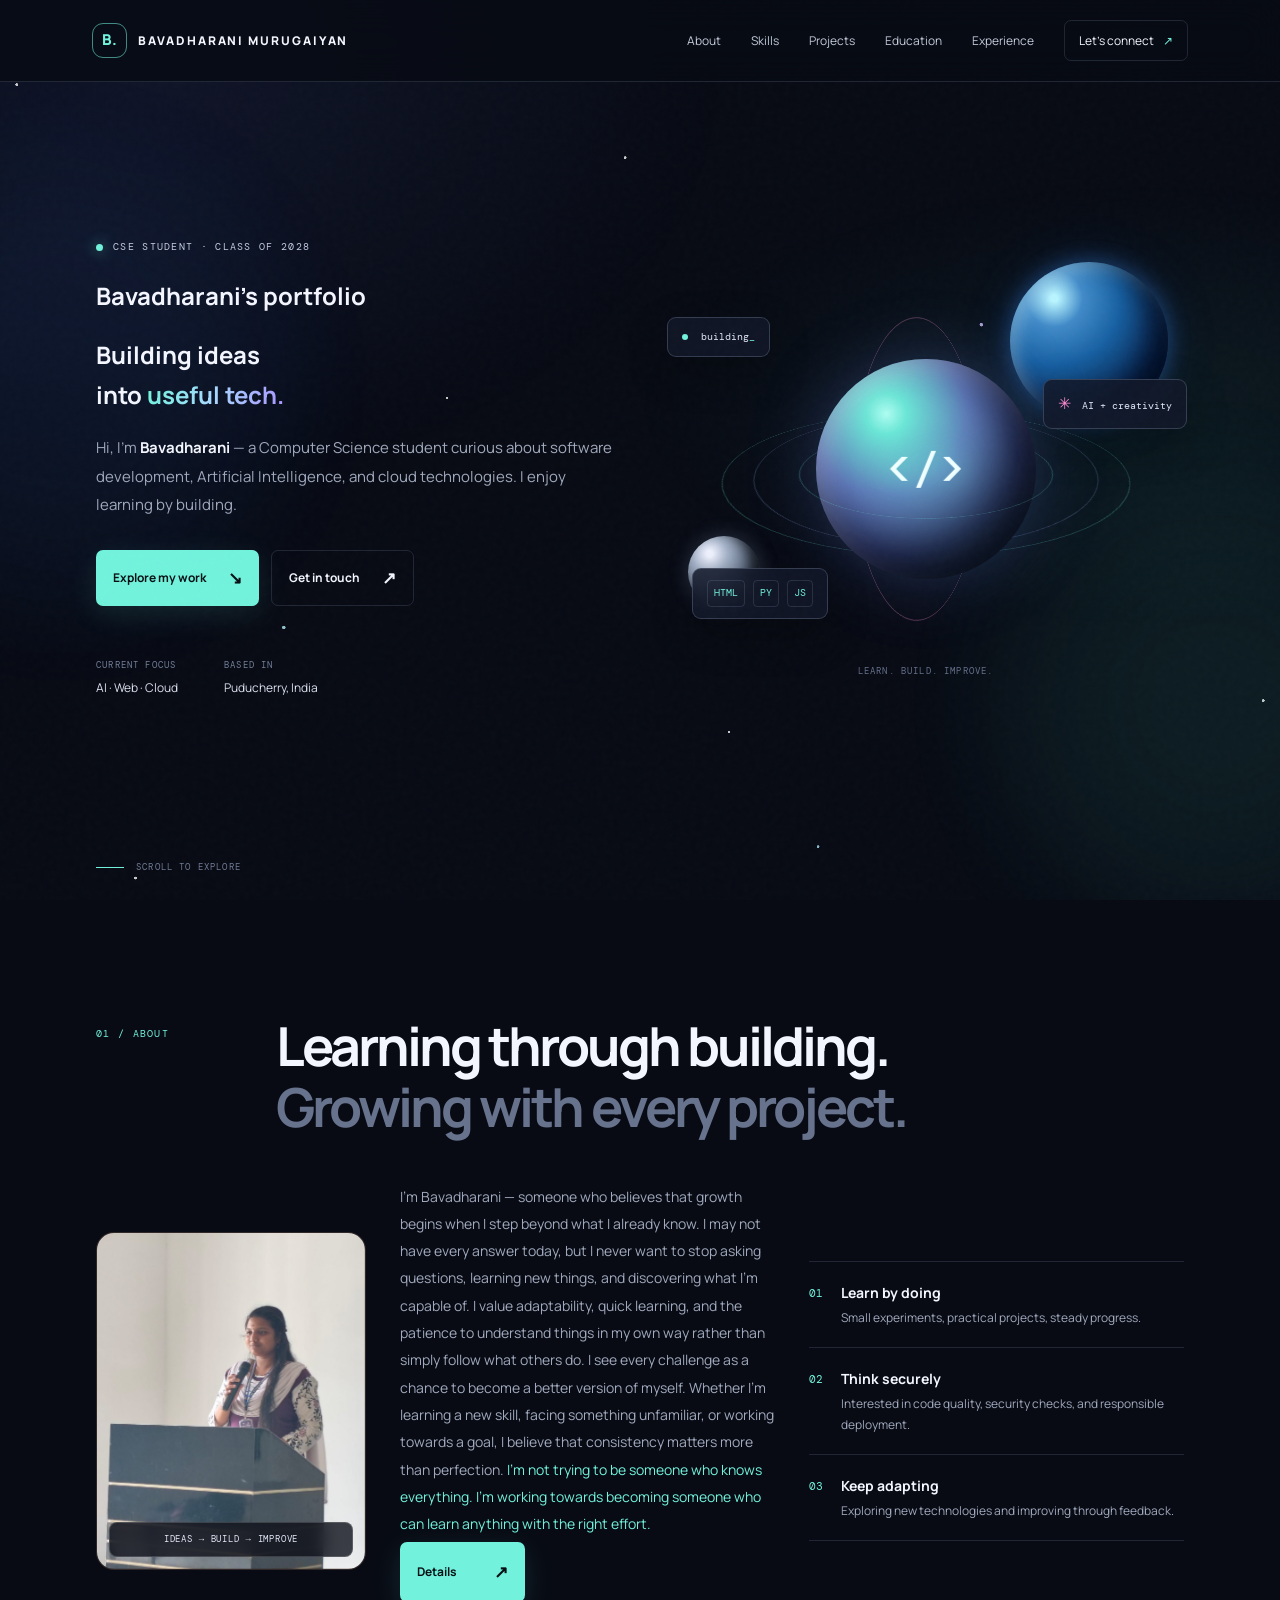
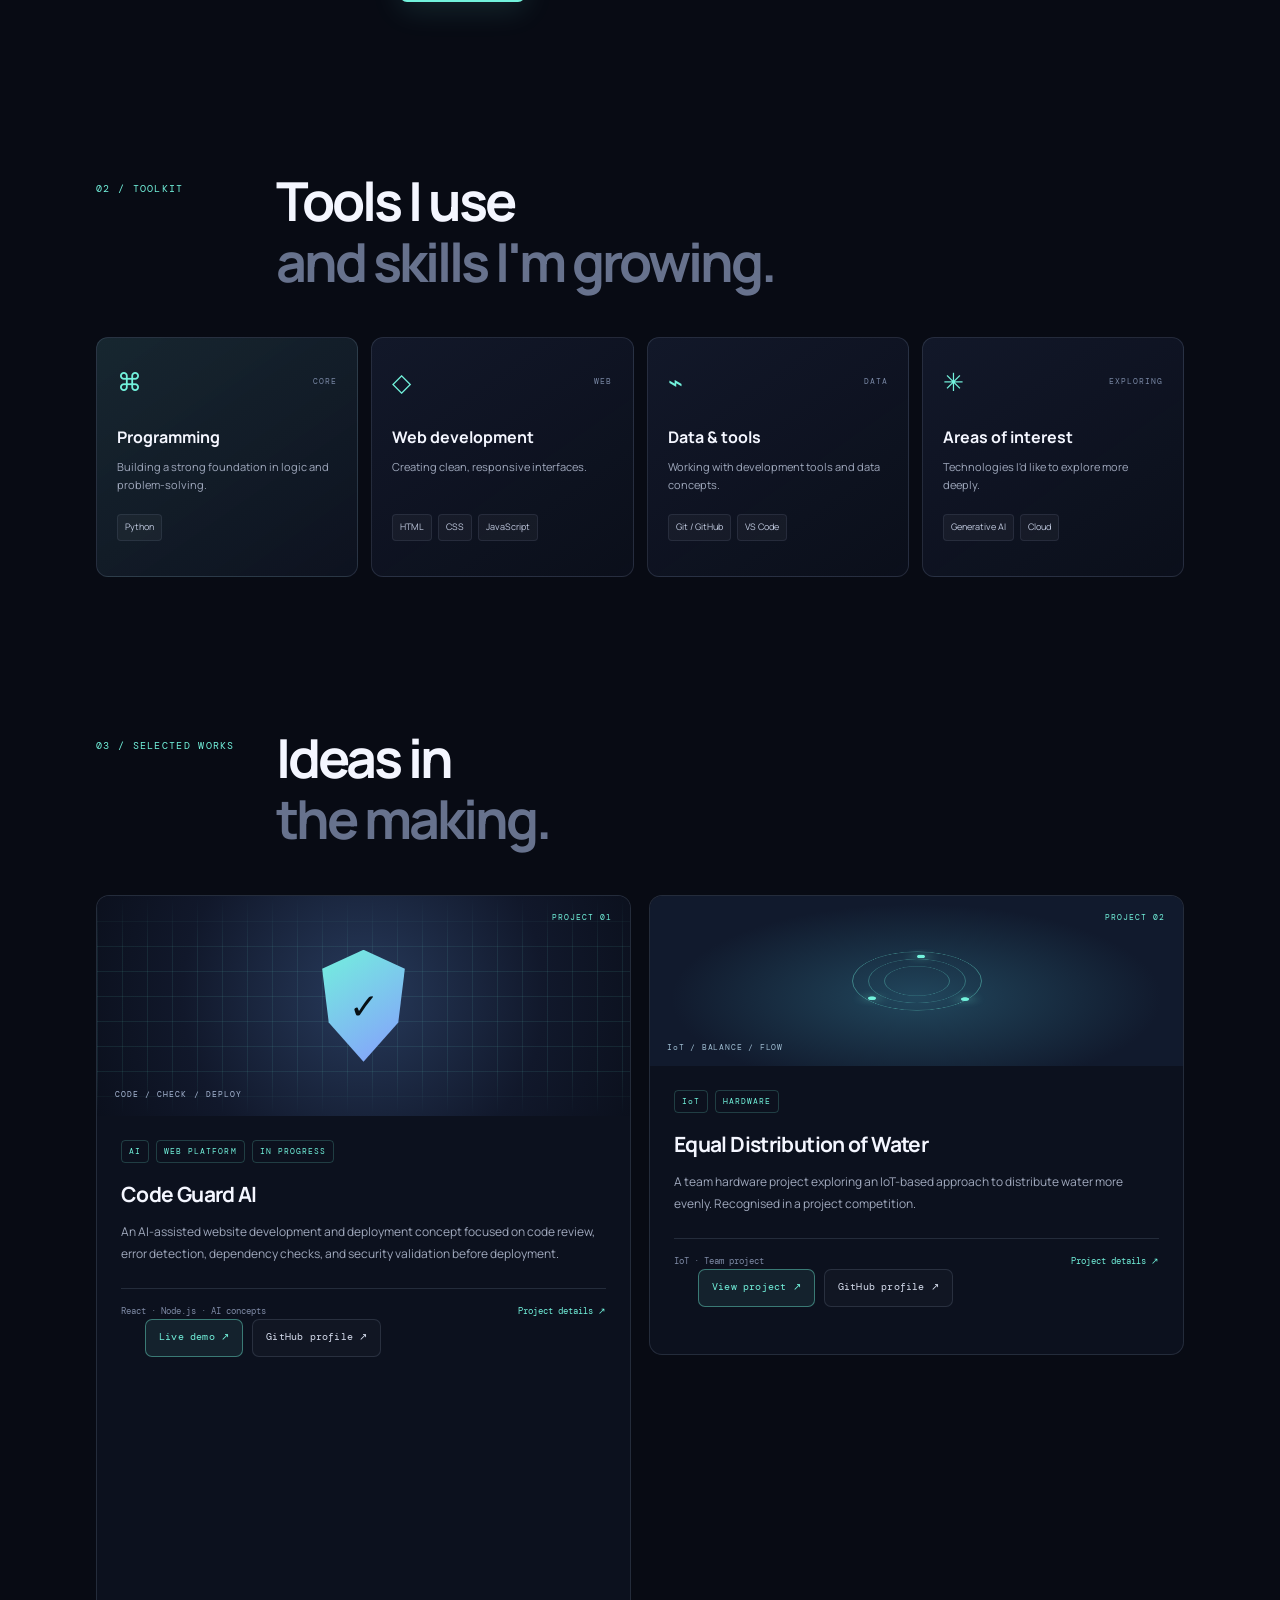
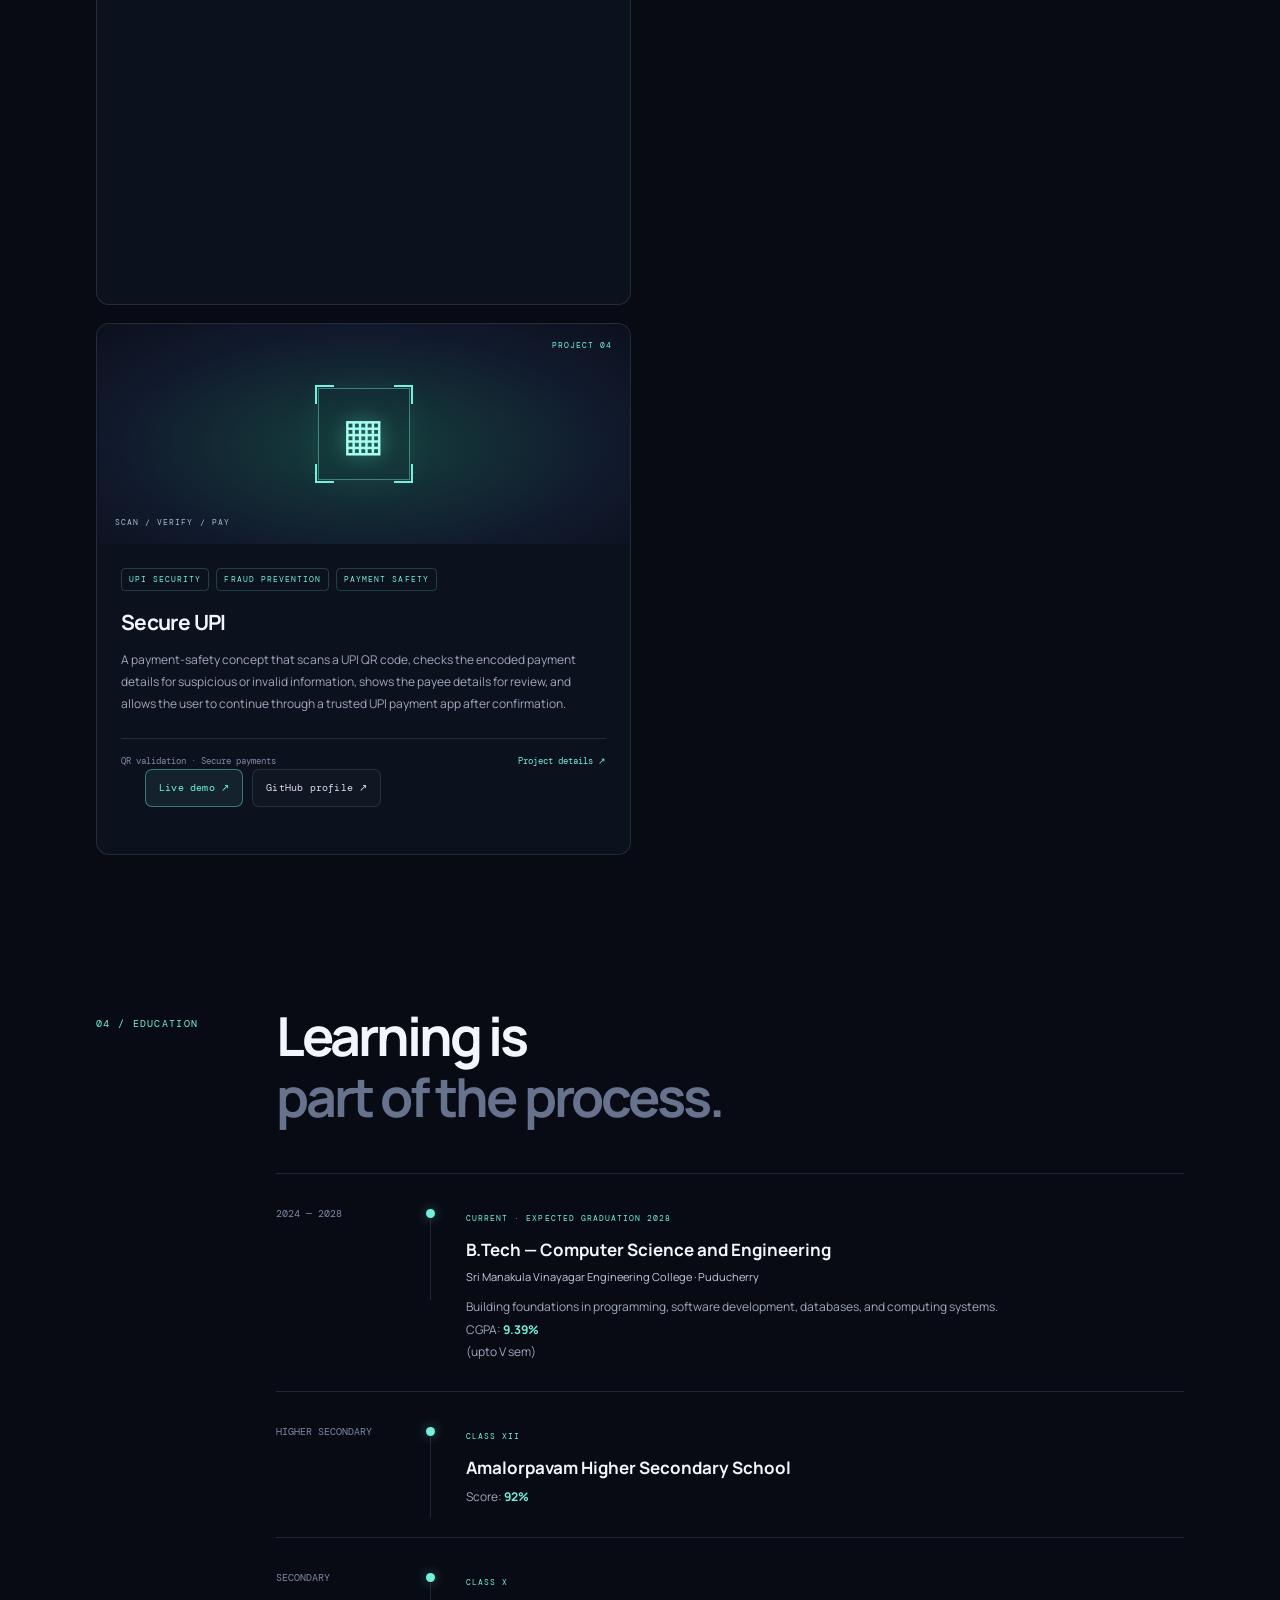
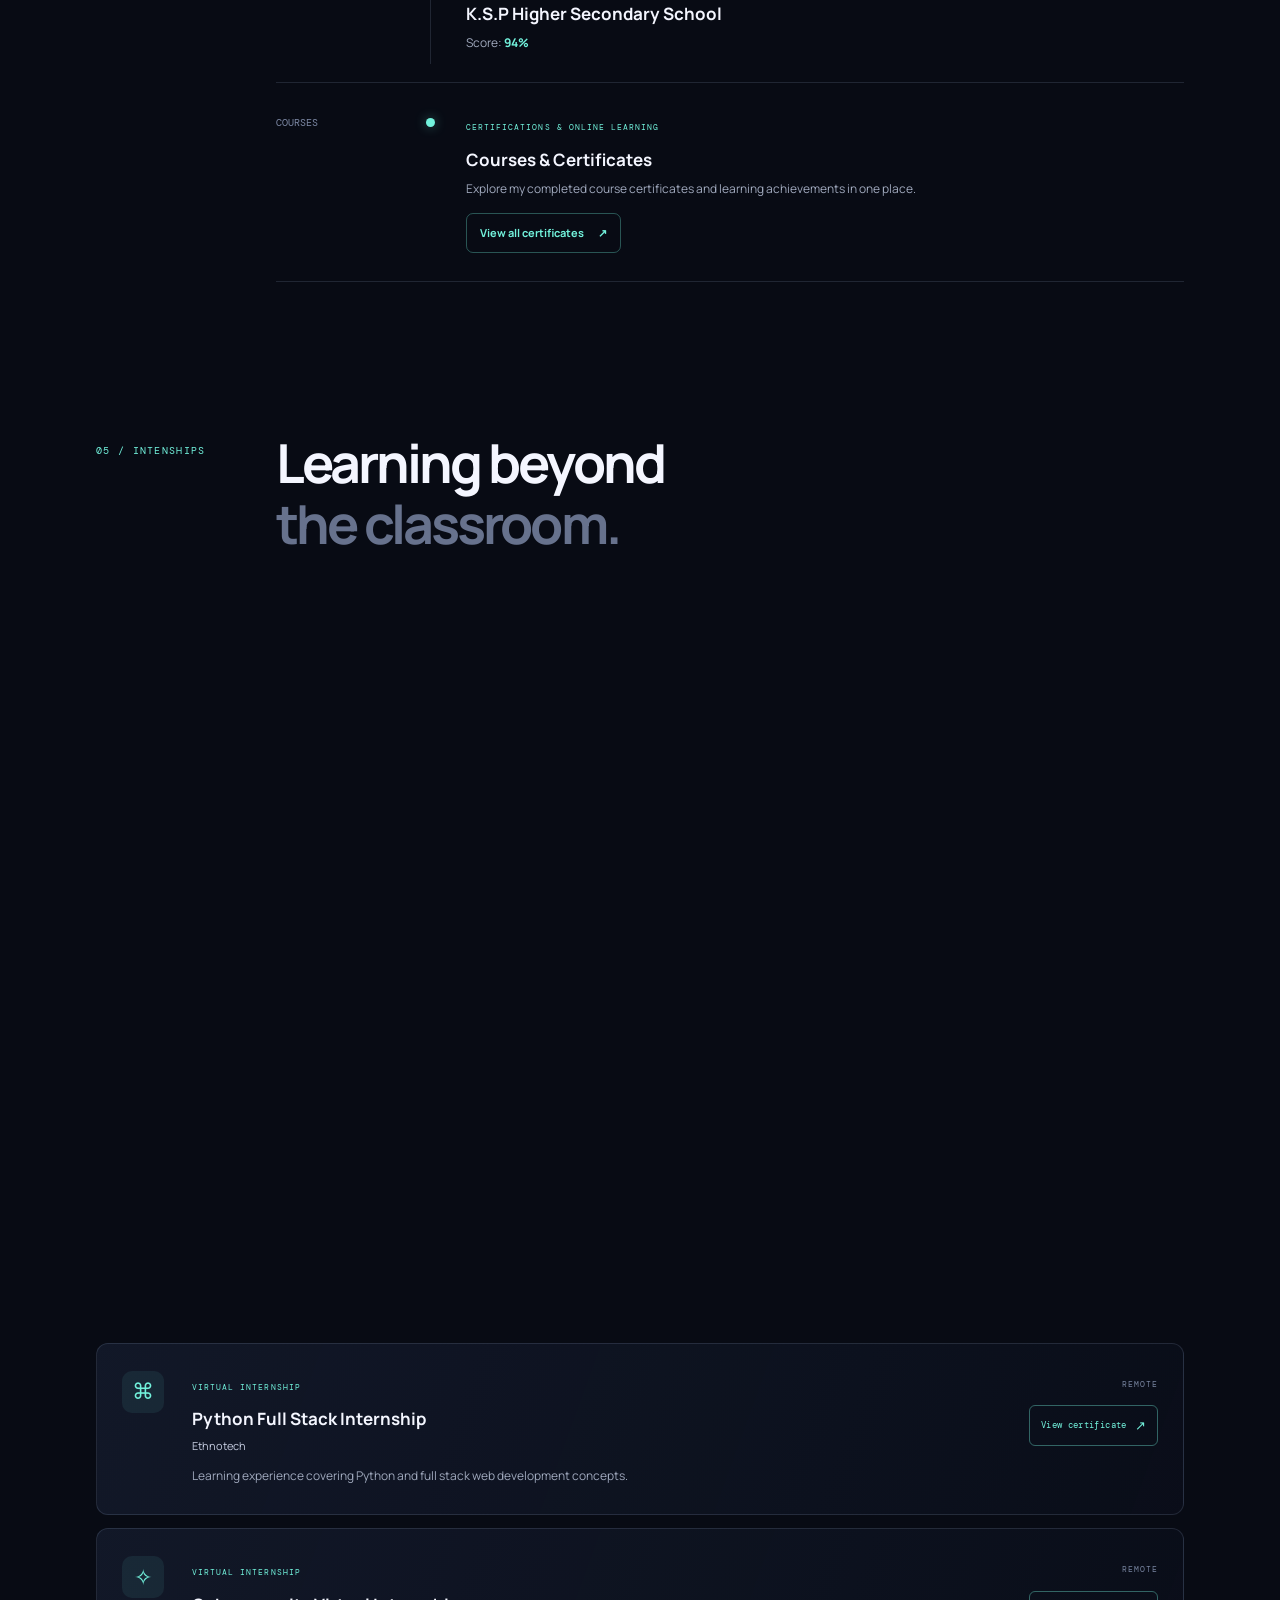
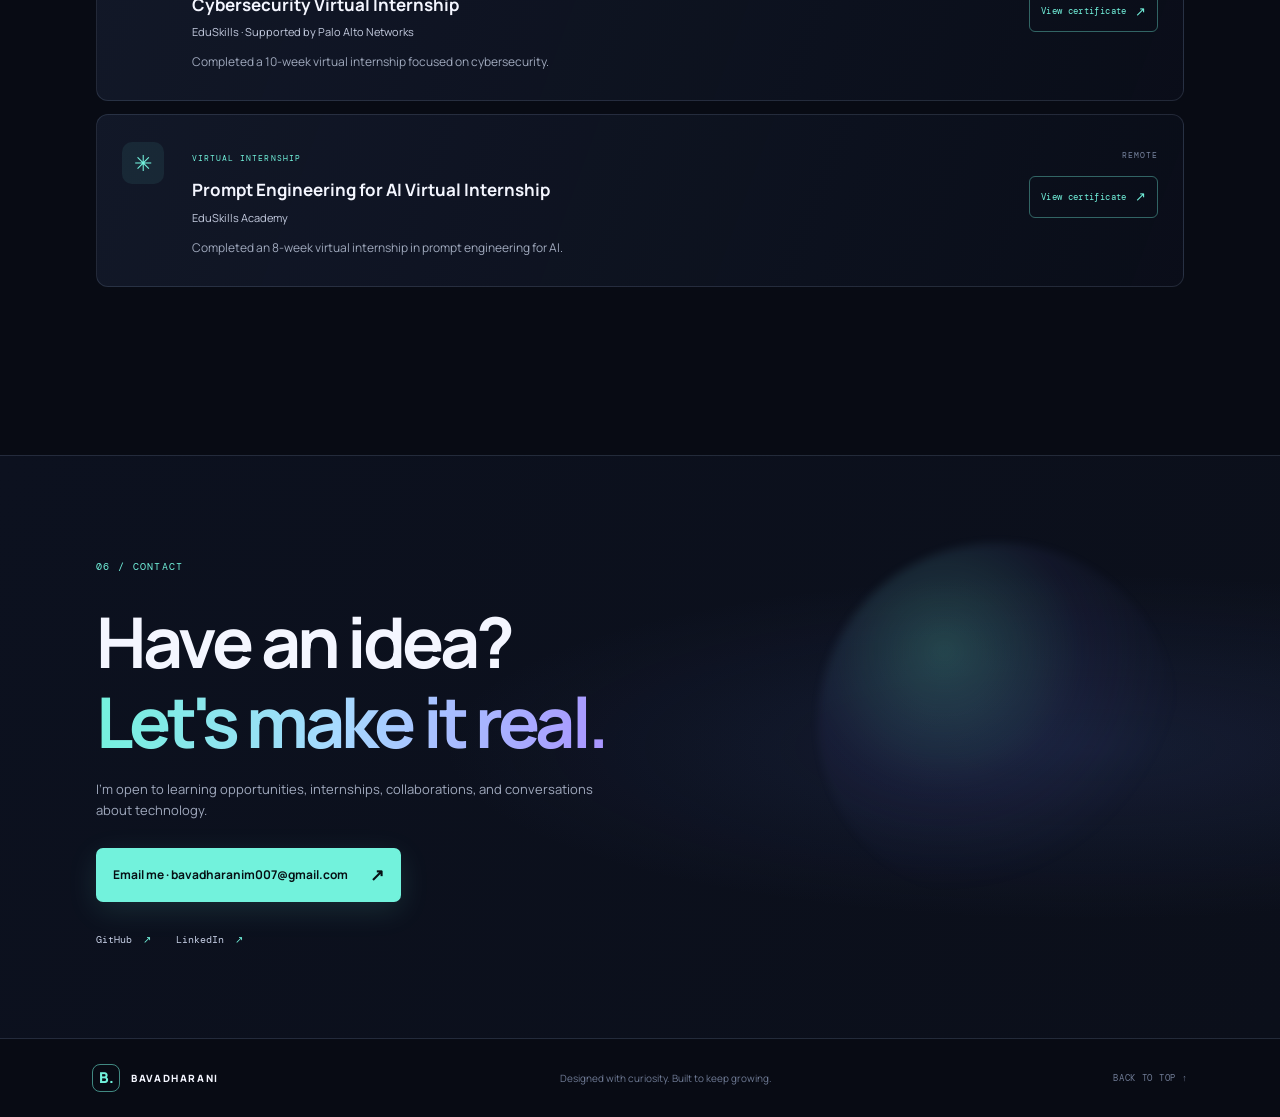
<file: index.html>
<!DOCTYPE html>
<html lang="en">
<head>
  <meta charset="UTF-8" />
  <meta name="viewport" content="width=device-width, initial-scale=1.0" />
  <meta name="theme-color" content="#080b14" />
  <meta name="description" content="Bavadharani M. — Computer Science student exploring software development, AI, and cloud technologies." />
  <title>Bavadharani M. | Developer Portfolio</title>
  <link rel="preconnect" href="https://fonts.googleapis.com">
  <link rel="preconnect" href="https://fonts.gstatic.com" crossorigin>
  <link href="https://fonts.googleapis.com/css2?family=DM+Mono:wght@400;500&family=Manrope:wght@400;500;600;700;800&display=swap" rel="stylesheet">
  <link rel="stylesheet" href="style.css" />
</head>
<body class="intro-loading">
  <div class="space-intro" id="spaceIntro" aria-label="A satellite is delivering the profile photo before opening the portfolio">
    <div class="space-stars" aria-hidden="true"></div>
    <div class="nebula nebula-one" aria-hidden="true"></div>
    <div class="nebula nebula-two" aria-hidden="true"></div>
    <div class="distant-moon" aria-hidden="true"></div>
    <div class="planet-horizon" aria-hidden="true"><div class="planet-atmosphere"></div><div class="planet-surface"></div><div class="planet-crater crater-one"></div><div class="planet-crater crater-two"></div><div class="planet-crater crater-three"></div></div>
    <div class="asteroid asteroid-one" aria-hidden="true"></div><div class="asteroid asteroid-two" aria-hidden="true"></div><div class="asteroid asteroid-three" aria-hidden="true"></div>
    <div class="intro-label"><span class="status-dot"></span> INCOMING PROFILE TRANSMISSION</div>
    <div class="satellite-scene" aria-hidden="true">
      <div class="satellite">
        <div class="sat-panel sat-panel-left"><i></i><i></i><i></i><i></i><i></i><i></i></div>
        <div class="sat-body"><span class="sat-lens"></span><span class="sat-light"></span><span class="sat-core-grid"></span><span class="sat-thruster sat-thruster-one"></span><span class="sat-thruster sat-thruster-two"></span></div>
        <div class="sat-panel sat-panel-right"><i></i><i></i><i></i><i></i><i></i><i></i></div>
        <div class="sat-antenna"></div><div class="sat-dish"><span></span></div><div class="sat-boom sat-boom-left"></div><div class="sat-boom sat-boom-right"></div><div class="sat-signal signal-one"></div><div class="sat-signal signal-two"></div>
      </div>
      <div class="photo-cable"></div>
      <div class="delivered-photo"><img src="bavadharani-photo.jpeg" alt="Bavadharani speaking at a podium with a microphone"><span>BAVADHARANI / MY PROFILE</span></div>
      <div class="landing-platform"></div>
    </div>
    <div class="intro-status" id="introStatus">Satellite approaching<span class="loading-dots">...</span></div>
    <div class="intro-progress"><span id="introProgress"></span></div>
    <button class="skip-intro" id="skipIntro" type="button">Skip intro ↗</button>
  </div>
  <div class="ambient-universe" id="ambientUniverse" aria-hidden="true"><div class="ambient-stars"></div><div class="ambient-bubbles"></div><div class="ambient-glow ambient-glow-one"></div><div class="ambient-glow ambient-glow-two"></div></div>
  <div class="noise" aria-hidden="true"></div>
  <header class="topbar">
    <a class="brand" href="#home" aria-label="Bavadharani home"><span class="brand-mark">B.</span><span>BAVADHARANI MURUGAIYAN<span class="brand-dot"></span></span></a>
    <button class="menu-toggle" id="menuToggle" aria-label="Toggle navigation" aria-expanded="false">☰</button>
    <nav id="navLinks" aria-label="Main navigation">
      <a href="#about">About</a><a href="#skills">Skills</a><a href="#projects">Projects</a><a href="#education">Education</a><a href="#experience">Experience</a><a href="#contact" class="nav-contact">Let's connect <span>↗</span></a>
    </nav>
  </header>

  <main>
    <section class="hero section-wrap" id="home">
      <div class="hero-copy">
        <div class="eyebrow"><span class="status-dot"></span> CSE STUDENT · CLASS OF 2028</div>
        <h2>Bavadharani's portfolio</h2>
        <h2>Building ideas<br>into <span class="gradient-text">useful tech.</span></h2>
        <p class="hero-intro">Hi, I'm <strong>Bavadharani</strong> — a Computer Science student curious about software development, Artificial Intelligence, and cloud technologies. I enjoy learning by building.</p>
        <div class="hero-actions">
          <a class="button button-primary" href="#projects">Explore my work <span>↘</span></a>
          <a class="button button-ghost" href="#contact">Get in touch <span>↗</span></a>
        </div>
        <div class="hero-meta">
          <div><span class="meta-label">CURRENT FOCUS</span><span>AI · Web · Cloud</span></div>
          <div><span class="meta-label">BASED IN</span><span>Puducherry, India</span></div>
        </div>
      </div>

      <div class="hero-art" aria-label="Animated 3D-style abstract orb">
        <div class="orbit orbit-one"></div><div class="orbit orbit-two"></div><div class="orbit orbit-three"></div>
        <div class="orb-core"><div class="orb-glow"></div><span class="orb-symbol">&lt;/&gt;</span></div>
        <div class="float-card card-code"><span class="mini-dot"></span> building<span class="cursor">_</span></div>
        <div class="float-card card-ai"><span class="spark">✳</span> AI + creativity</div>
        <div class="float-card card-stack"><span>HTML</span><span>PY</span><span>JS</span></div>
        <div class="art-caption">LEARN. BUILD. IMPROVE.</div>
      </div>
      <a class="scroll-cue" href="#about"><span class="scroll-line"></span> SCROLL TO EXPLORE</a>
    </section>

    <section class="section-wrap section-block" id="about">
      <div class="section-heading"><span class="section-index">01 / ABOUT</span><h2>Learning through building.<br><span class="muted-heading">Growing with every project.</span></h2></div>
      <div class="about-grid">
        <div class="about-visual">
          <img src="bavadharani-photo.jpeg" alt="Bavadharani speaking at a podium with a microphone" loading="lazy" />
          <span class="about-visual-caption">IDEAS → BUILD → IMPROVE</span>
        </div>
        <div class="about-lead"><p>I'm Bavadharani — someone who believes that growth begins when I step beyond what I already know.

I may not have every answer today, but I never want to stop asking questions, learning new things, and discovering what I'm capable of. I value adaptability, quick learning, and the patience to understand things in my own way rather than simply follow what others do.

I see every challenge as a chance to become a better version of myself. Whether I'm learning a new skill, facing something unfamiliar, or working towards a goal, I believe that consistency matters more than perfection.


 <span class="inline-highlight">I'm not trying to be someone who knows everything. I'm working towards becoming someone who can learn anything with the right effort.</span> <br><a class="button button-primary about-details-button" href="personal-details.html">Details <span>↗</span></a></a></div>
        <div class="about-facts">
          <div class="fact"><span class="fact-number">01</span><div><h3>Learn by doing</h3><p>Small experiments, practical projects, steady progress.</p></div></div>
          <div class="fact"><span class="fact-number">02</span><div><h3>Think securely</h3><p>Interested in code quality, security checks, and responsible deployment.</p></div></div>
          <div class="fact"><span class="fact-number">03</span><div><h3>Keep adapting</h3><p>Exploring new technologies and improving through feedback.</p></div></div>
        </div>
      </div>
    </section>

    <section class="section-wrap section-block" id="skills">
      <div class="section-heading"><span class="section-index">02 / TOOLKIT</span><h2>Tools I use<br><span class="muted-heading">and skills I'm growing.</span></h2></div>
      <div class="skills-layout">
        <div class="skill-card featured-skill"><div class="skill-card-top"><span class="skill-icon">⌘</span><span class="skill-type">CORE</span></div><h3>Programming</h3><p>Building a strong foundation in logic and problem-solving.</p><div class="pills"><span>Python</span></div></div>
        <div class="skill-card"><div class="skill-card-top"><span class="skill-icon">◇</span><span class="skill-type">WEB</span></div><h3>Web development</h3><p>Creating clean, responsive interfaces.</p><div class="pills"><span>HTML</span><span>CSS</span><span>JavaScript</span></div></div>
        <div class="skill-card"><div class="skill-card-top"><span class="skill-icon">⌁</span><span class="skill-type">DATA</span></div><h3>Data & tools</h3><p>Working with development tools and data concepts.</p><div class="pills"><span>Git / GitHub</span><span>VS Code</span></div></div>
        <div class="skill-card"><div class="skill-card-top"><span class="skill-icon">✳</span><span class="skill-type">EXPLORING</span></div><h3>Areas of interest</h3><p>Technologies I'd like to explore more deeply.</p><div class="pills"><span>Generative AI</span><span>Cloud</span></div></div>
      </div>
      
    </section>

    <section class="section-wrap section-block" id="projects">
      <div class="section-heading"><span class="section-index">03 / SELECTED WORKS</span><h2>Ideas in<br><span class="muted-heading">the making.</span></h2></div>
      <div class="project-grid">
        <article class="project-card project-featured">
          <div class="project-visual visual-guard"><div class="visual-grid"></div><div class="shield-shape">✓</div><span class="visual-label">CODE / CHECK / DEPLOY</span><span class="visual-corner">PROJECT 01</span></div>
          <div class="project-content"><div class="project-tags"><span>AI</span><span>WEB PLATFORM</span><span>IN PROGRESS</span></div><h3>Code Guard AI</h3><p>An AI-assisted website development and deployment concept focused on code review, error detection, dependency checks, and security validation before deployment.</p><div class="project-footer"><span>React · Node.js · AI concepts</span><a href="project-details.html" aria-label="Read the full Code Guard AI project description">Project details ↗</a></div><div class="project-actions"><a class="project-action" href="https://mp-ruby.vercel.app/" target="_blank" rel="noopener noreferrer">Live demo ↗</a><a class="project-action project-action-secondary" href="https://github.com/Bavadharani-M/MP" target="_blank" rel="noopener noreferrer" aria-label="Browse GitHub profile for the Code Guard AI repository">GitHub profile ↗</a></div></div>
        </article>
        <article class="project-card">
          <div class="project-visual visual-water"><div class="water-rings"><i></i><i></i><i></i></div><span class="water-label">IoT / BALANCE / FLOW</span><span class="visual-corner">PROJECT 02</span></div>
          <div class="project-content"><div class="project-tags"><span>IoT</span><span>HARDWARE</span></div><h3>Equal Distribution of Water</h3><p>A team hardware project exploring an IoT-based approach to distribute water more evenly. Recognised in a project competition.</p><div class="project-footer"><span>IoT · Team project</span><a href="project-details.html#water-project" aria-label="Read the complete Equal Distribution of Water project description">Project details ↗</a></div><div class="project-actions"><a class="project-action" href="project-details.html#water-project">View project ↗</a><a class="project-action project-action-secondary" href="https://github.com/Bavadharani-M/" target="_blank" rel="noopener noreferrer">GitHub profile ↗</a></div></div>
        </article>
        <article class="project-card">
          <div class="project-visual visual-solar"><div class="solar-sun"></div><div class="solar-panel"><i></i><i></i><i></i><i></i><i></i><i></i></div><div class="solar-track-ring"></div><span class="visual-label">SUNLIGHT / TRACK / OPTIMISE</span><span class="visual-corner">PROJECT 03</span></div>
          <div class="project-content"><div class="project-tags"><span>HARDWARE</span><span>SOLAR ENERGY</span><span>TRACKING</span></div><h3>360° Solar Tracker</h3><p>A hardware project designed to track the direction of sunlight across a wide range of angles and adjust the solar panel position to improve sunlight capture and use solar energy more effectively.</p><div class="project-footer"><span>Solar tracking · Hardware</span><a href="project-details.html#solar-tracker" aria-label="Read the complete 360 degree Solar Tracker project description">Project details ↗</a></div><div class="project-actions"><a class="project-action" href="project-details.html#solar-tracker">View project ↗</a><a class="project-action project-action-secondary" href="https://github.com/Bavadharani-M/" target="_blank" rel="noopener noreferrer">GitHub profile ↗</a></div></div>
        </article>
        <article class="project-card">
          <div class="project-visual visual-upi"><div class="upi-scan-frame"><span></span><span></span><span></span><span></span><div class="upi-qr">▦</div></div><span class="visual-label">SCAN / VERIFY / PAY</span><span class="visual-corner">PROJECT 04</span></div>
          <div class="project-content"><div class="project-tags"><span>UPI SECURITY</span><span>FRAUD PREVENTION</span><span>PAYMENT SAFETY</span></div><h3>Secure UPI</h3><p>A payment-safety concept that scans a UPI QR code, checks the encoded payment details for suspicious or invalid information, shows the payee details for review, and allows the user to continue through a trusted UPI payment app after confirmation.</p><div class="project-footer"><span>QR validation · Secure payments</span><a href="project-details.html#secure-upi" aria-label="Read the complete Secure UPI project description">Project details ↗</a></div><div class="project-actions"><a class="project-action" href="https://upi-fraud-detection-evj9.vercel.app/" target="_blank" rel="noopener noreferrer">Live demo ↗</a><a class="project-action project-action-secondary" href="https://github.com/Bavadharani-M/upi-fraud-detection" target="_blank" rel="noopener noreferrer">GitHub profile ↗</a></div></div>
        </article>
        
      </div>
      
    </section>

    <section class="section-wrap section-block" id="education">
      <div class="section-heading"><span class="section-index">04 / EDUCATION</span><h2>Learning is<br><span class="muted-heading">part of the process.</span></h2></div>
      <div class="timeline">
        <div class="timeline-item"><div class="timeline-date">2024 — 2028</div><div class="timeline-marker"></div><div class="timeline-body"><span class="timeline-status">CURRENT · EXPECTED GRADUATION 2028</span><h3>B.Tech — Computer Science and Engineering</h3><p class="timeline-place">Sri Manakula Vinayagar Engineering College · Puducherry</p><p>Building foundations in programming, software development, databases, and computing systems.</p><p>CGPA: <strong class="education-score">9.39%</strong></p><p>(upto V sem)</p></div></div>
        <div class="timeline-item"><div class="timeline-date">HIGHER SECONDARY</div><div class="timeline-marker"></div><div class="timeline-body"><span class="timeline-status">CLASS XII</span><h3>Amalorpavam Higher Secondary School</h3><p>Score: <strong class="education-score">92%</strong></p></div></div>
        <div class="timeline-item"><div class="timeline-date">SECONDARY</div><div class="timeline-marker"></div><div class="timeline-body"><span class="timeline-status">CLASS X</span><h3>K.S.P Higher Secondary School</h3><p>Score: <strong class="education-score">94%</strong></p></div></div>
        <div class="timeline-item"><div class="timeline-date">COURSES</div><div class="timeline-marker"></div><div class="timeline-body"><span class="timeline-status">CERTIFICATIONS & ONLINE LEARNING</span><h3>Courses & Certificates</h3><p>Explore my completed course certificates and learning achievements in one place.</p><a class="certificate-link" href="certificates.html">View all certificates <span>↗</span></a></div></div>
      </div>
    </section>

    <section class="section-wrap section-block" id="experience">
      <div class="section-heading"><span class="section-index">05 / INTENSHIPS</span><h2>Learning beyond<br><span class="muted-heading">the classroom.</span></h2></div>
      <div class="experience-card">
        <div class="experience-icon">✳</div><div class="experience-main"><span class="timeline-status">VIRTUAL INTERNSHIP</span><h3>Data Engineering Virtual Internship</h3><p class="experience-org">EduSkills</p><p>Virtual internship focused on data engineering concepts and data workflows.</p></div><div class="experience-side"><span>REMOTE</span><a class="experience-certificate" href="certificates/data-engineering-virtual-internship.pdf" target="_blank" rel="noopener">View certificate <span>↗</span></a></div>
      </div>
      <div class="experience-card">
        <div class="experience-icon">⌁</div><div class="experience-main"><span class="timeline-status">VIRTUAL INTERNSHIP</span><h3>Android Developer Internship</h3><p class="experience-org">EduSkills · Cohort 14</p><p>Learning experience in Android application development and mobile app fundamentals.</p></div><div class="experience-side"><span>REMOTE</span><a class="experience-certificate" href="certificates/eduskill-android-developer-internship.pdf" target="_blank" rel="noopener">View certificate <span>↗</span></a></div>
      </div>
      <div class="experience-card">
        <div class="experience-icon">✧</div><div class="experience-main"><span class="timeline-status">VIRTUAL INTERNSHIP</span><h3>Full Stack Development Internship</h3><p class="experience-org">EduSkills</p><p>Explored front-end and back-end web development concepts through a full stack learning experience.</p></div><div class="experience-side"><span>REMOTE</span><a class="experience-certificate" href="certificates/eduskill-full-stack-development-internship.pdf" target="_blank" rel="noopener">View certificate <span>↗</span></a></div>
      </div>
      <div class="experience-card">
        <div class="experience-icon">⌘</div><div class="experience-main"><span class="timeline-status">VIRTUAL INTERNSHIP</span><h3>Java Full Stack Internship</h3><p class="experience-org">EduSkills</p><p>Developed awareness of Java-based full stack application concepts and software development workflows.</p></div><div class="experience-side"><span>REMOTE</span><a class="experience-certificate" href="certificates/eduskill-java-full-stack-internship.pdf" target="_blank" rel="noopener">View certificate <span>↗</span></a></div>
      </div>
      <div class="experience-card">
        <div class="experience-icon">⌘</div><div class="experience-main"><span class="timeline-status">VIRTUAL INTERNSHIP</span><h3>Python Full Stack Internship</h3><p class="experience-org">Ethnotech</p><p>Learning experience covering Python and full stack web development concepts.</p></div><div class="experience-side"><span>REMOTE</span><a class="experience-certificate" href="certificates/ethnotech-python-full-stack-internship.pdf" target="_blank" rel="noopener">View certificate <span>↗</span></a></div>
      </div>
      <div class="experience-card">
        <div class="experience-icon">✧</div><div class="experience-main"><span class="timeline-status">VIRTUAL INTERNSHIP</span><h3>Cybersecurity Virtual Internship</h3><p class="experience-org">EduSkills · Supported by Palo Alto Networks</p><p>Completed a 10-week virtual internship focused on cybersecurity.</p></div><div class="experience-side"><span>REMOTE</span><a class="experience-certificate" href="certificates/eduskill-palo-alto-cybersecurity-virtual-internship.pdf" target="_blank" rel="noopener">View certificate <span>↗</span></a></div>
      </div>
      <div class="experience-card">
        <div class="experience-icon">✳</div><div class="experience-main"><span class="timeline-status">VIRTUAL INTERNSHIP</span><h3>Prompt Engineering for AI Virtual Internship</h3><p class="experience-org">EduSkills Academy</p><p>Completed an 8-week virtual internship in prompt engineering for AI.</p></div><div class="experience-side"><span>REMOTE</span><a class="experience-certificate" href="certificates/eduskill-prompt-engineering-virtual-internship.pdf" target="_blank" rel="noopener">View certificate <span>↗</span></a></div>
      </div>
    </section>

    <section class="contact-section" id="contact">
      <div class="contact-orb" aria-hidden="true"></div>
      <div class="section-wrap contact-inner">
        <span class="section-index">06 / CONTACT</span>
        <h2>Have an idea?<br><span class="gradient-text">Let's make it real.</span></h2>
        <p>I'm open to learning opportunities, internships, collaborations, and conversations about technology.</p>
        <a class="button button-primary contact-email" href="mailto:bavadharanim007@gmail.com">Email me · bavadharanim007@gmail.com <span>↗</span></a>
        <div class="social-links">
          <a href="https://github.com/Bavadharani-M/" target="_blank" rel="noopener noreferrer">GitHub <span>↗</span></a>
          <a href="https://www.linkedin.com/in/bavadharanim02/" target="_blank" rel="noopener noreferrer">LinkedIn <span>↗</span></a>
        </div>
        
      </div>
    </section>
  </main>

  <footer class="footer"><a class="brand" href="#home"><span class="brand-mark">B.</span><span>BAVADHARANI<span class="brand-dot"></span></span></a><span>Designed with curiosity. Built to keep growing.</span><a href="#home" class="back-top">BACK TO TOP ↑</a></footer>
  <script src="script.js"></script>
</body>
</html>
</file>
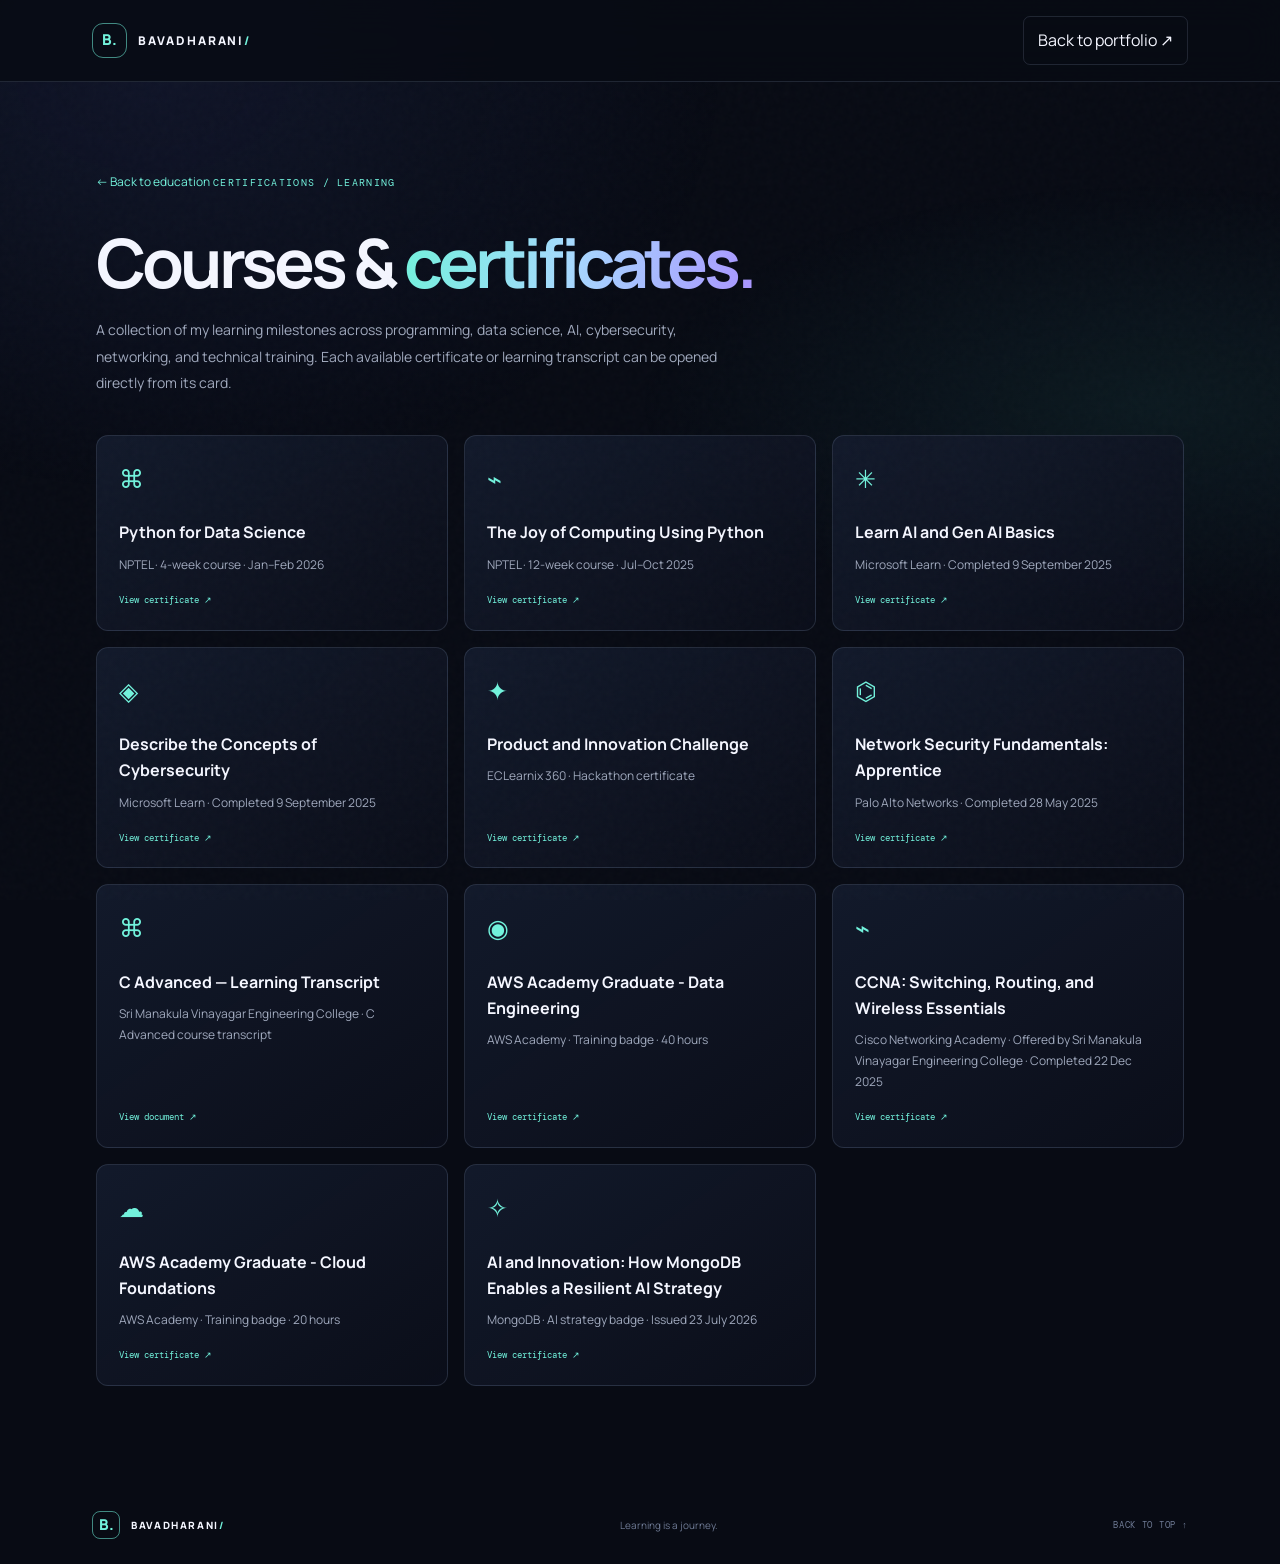
<file: certificates.html>
<!DOCTYPE html>
<html lang="en">
<head>
  <meta charset="UTF-8" />
  <meta name="viewport" content="width=device-width, initial-scale=1.0" />
  <meta name="theme-color" content="#080b14" />
  <title>Certificates | Bavadharani M.</title>
  <link rel="preconnect" href="https://fonts.googleapis.com">
  <link rel="preconnect" href="https://fonts.gstatic.com" crossorigin>
  <link href="https://fonts.googleapis.com/css2?family=DM+Mono:wght@400;500&family=Manrope:wght@400;500;600;700;800&display=swap" rel="stylesheet">
  <link rel="stylesheet" href="style.css" />
  <style>
    .cert-page{min-height:80vh;padding:85px 0 100px}
    .cert-back{display:inline-flex;gap:10px;color:var(--cyan);font-size:12px;margin-bottom:34px}
    .cert-title{font-size:clamp(42px,6vw,68px);letter-spacing:-.06em;line-height:1.08;margin:0 0 18px}
    .cert-intro{max-width:650px;color:var(--muted);font-size:14px;line-height:1.9;margin-bottom:38px}
    .cert-grid{display:grid;grid-template-columns:repeat(3,1fr);gap:16px}
    .cert-card{border:1px solid var(--line);background:linear-gradient(145deg,rgba(20,27,45,.9),rgba(11,15,27,.85));border-radius:12px;padding:22px;min-height:190px;display:flex;flex-direction:column}
    .cert-icon{font-size:25px;color:var(--cyan);margin-bottom:20px}
    .cert-card h2{font-size:16px;margin:0 0 8px}
    .cert-card p{font-size:12px;line-height:1.75;color:var(--muted);margin:0 0 18px}
    .cert-card a,.cert-file-note{font-family:var(--mono);font-size:9px;color:var(--cyan);margin-top:auto}
    .cert-instructions{margin-top:30px;padding:20px 22px;border:1px dashed rgba(177,193,225,.25);border-radius:10px;color:var(--muted);font-size:12px;line-height:1.8}
    .cert-instructions strong{color:var(--text)}
    @media(max-width:750px){.cert-grid{grid-template-columns:repeat(2,1fr)}}
    @media(max-width:500px){.cert-grid{grid-template-columns:1fr}.cert-page{padding-top:55px}}
  </style>
</head>
<body>
  <div class="noise" aria-hidden="true"></div>
  <header class="topbar">
    <a class="brand" href="index.html"><span class="brand-mark">B.</span><span>BAVADHARANI<span class="brand-dot">/</span></span></a>
    <a class="nav-contact" href="index.html#education">Back to portfolio ↗</a>
  </header>
  <main class="section-wrap cert-page">
    <a class="cert-back" href="index.html#education">← Back to education</a>
    <span class="section-index">CERTIFICATIONS / LEARNING</span>
    <h1 class="cert-title">Courses & <span class="gradient-text">certificates.</span></h1>
    <p class="cert-intro">A collection of my learning milestones across programming, data science, AI, cybersecurity, networking, and technical training. Each available certificate or learning transcript can be opened directly from its card.</p>
    <div class="cert-grid">
      <article class="cert-card"><div class="cert-icon">⌘</div><h2>Python for Data Science</h2><p>NPTEL · 4-week course · Jan–Feb 2026</p><a href="certificates/nptel-python-for-data-science.pdf" target="_blank" rel="noopener">View certificate ↗</a></article>
      <article class="cert-card"><div class="cert-icon">⌁</div><h2>The Joy of Computing Using Python</h2><p>NPTEL · 12-week course · Jul–Oct 2025</p><a href="certificates/nptel-joy-of-computing-using-python.pdf" target="_blank" rel="noopener">View certificate ↗</a></article>
      <article class="cert-card"><div class="cert-icon">✳</div><h2>Learn AI and Gen AI Basics</h2><p>Microsoft Learn · Completed 9 September 2025</p><a href="certificates/microsoft-learn-ai-gen-ai-basics.pdf" target="_blank" rel="noopener">View certificate ↗</a></article>
      <article class="cert-card"><div class="cert-icon">◈</div><h2>Describe the Concepts of Cybersecurity</h2><p>Microsoft Learn · Completed 9 September 2025</p><a href="certificates/microsoft-cybersecurity-concepts.pdf" target="_blank" rel="noopener">View certificate ↗</a></article>
      <article class="cert-card"><div class="cert-icon">✦</div><h2>Product and Innovation Challenge</h2><p>ECLearnix 360 · Hackathon certificate</p><a href="certificates/eclearnix-product-innovation-hackathon.pdf" target="_blank" rel="noopener">View certificate ↗</a></article>
      <article class="cert-card"><div class="cert-icon">⌬</div><h2>Network Security Fundamentals: Apprentice</h2><p>Palo Alto Networks · Completed 28 May 2025</p><a href="certificates/palo-alto-network-security-fundamentals.pdf" target="_blank" rel="noopener">View certificate ↗</a></article>
      <article class="cert-card"><div class="cert-icon">⌘</div><h2>C Advanced — Learning Transcript</h2><p>Sri Manakula Vinayagar Engineering College · C Advanced course transcript</p><a href="certificates/c-advanced-learning-transcript.pdf" target="_blank" rel="noopener">View document ↗</a></article>
      <article class="cert-card"><div class="cert-icon">◉</div><h2>AWS Academy Graduate - Data Engineering</h2><p>AWS Academy · Training badge · 40 hours</p><a href="certificates/aws-academy-data-engineering.pdf" target="_blank" rel="noopener">View certificate ↗</a></article>
      <article class="cert-card"><div class="cert-icon">⌁</div><h2>CCNA: Switching, Routing, and Wireless Essentials</h2><p>Cisco Networking Academy · Offered by Sri Manakula Vinayagar Engineering College · Completed 22 Dec 2025</p><a href="certificates/ccna-switching-routing-wireless-essentials.pdf" target="_blank" rel="noopener">View certificate ↗</a></article>
      <article class="cert-card"><div class="cert-icon">☁</div><h2>AWS Academy Graduate - Cloud Foundations</h2><p>AWS Academy · Training badge · 20 hours</p><a href="certificates/aws-academy-cloud-foundations.pdf" target="_blank" rel="noopener">View certificate ↗</a></article>
      <article class="cert-card"><div class="cert-icon">✧</div><h2>AI and Innovation: How MongoDB Enables a Resilient AI Strategy</h2><p>MongoDB · AI strategy badge · Issued 23 July 2026</p><a href="certificates/mongodb-ai-strategy.pdf" target="_blank" rel="noopener">View certificate ↗</a></article>
    </div>
    
    
    </div>
  </main>
  <footer class="footer"><a class="brand" href="index.html"><span class="brand-mark">B.</span><span>BAVADHARANI<span class="brand-dot">/</span></span></a><span>Learning is a journey.</span><a href="#" class="back-top">BACK TO TOP ↑</a></footer>
</body>
</html>
</file>
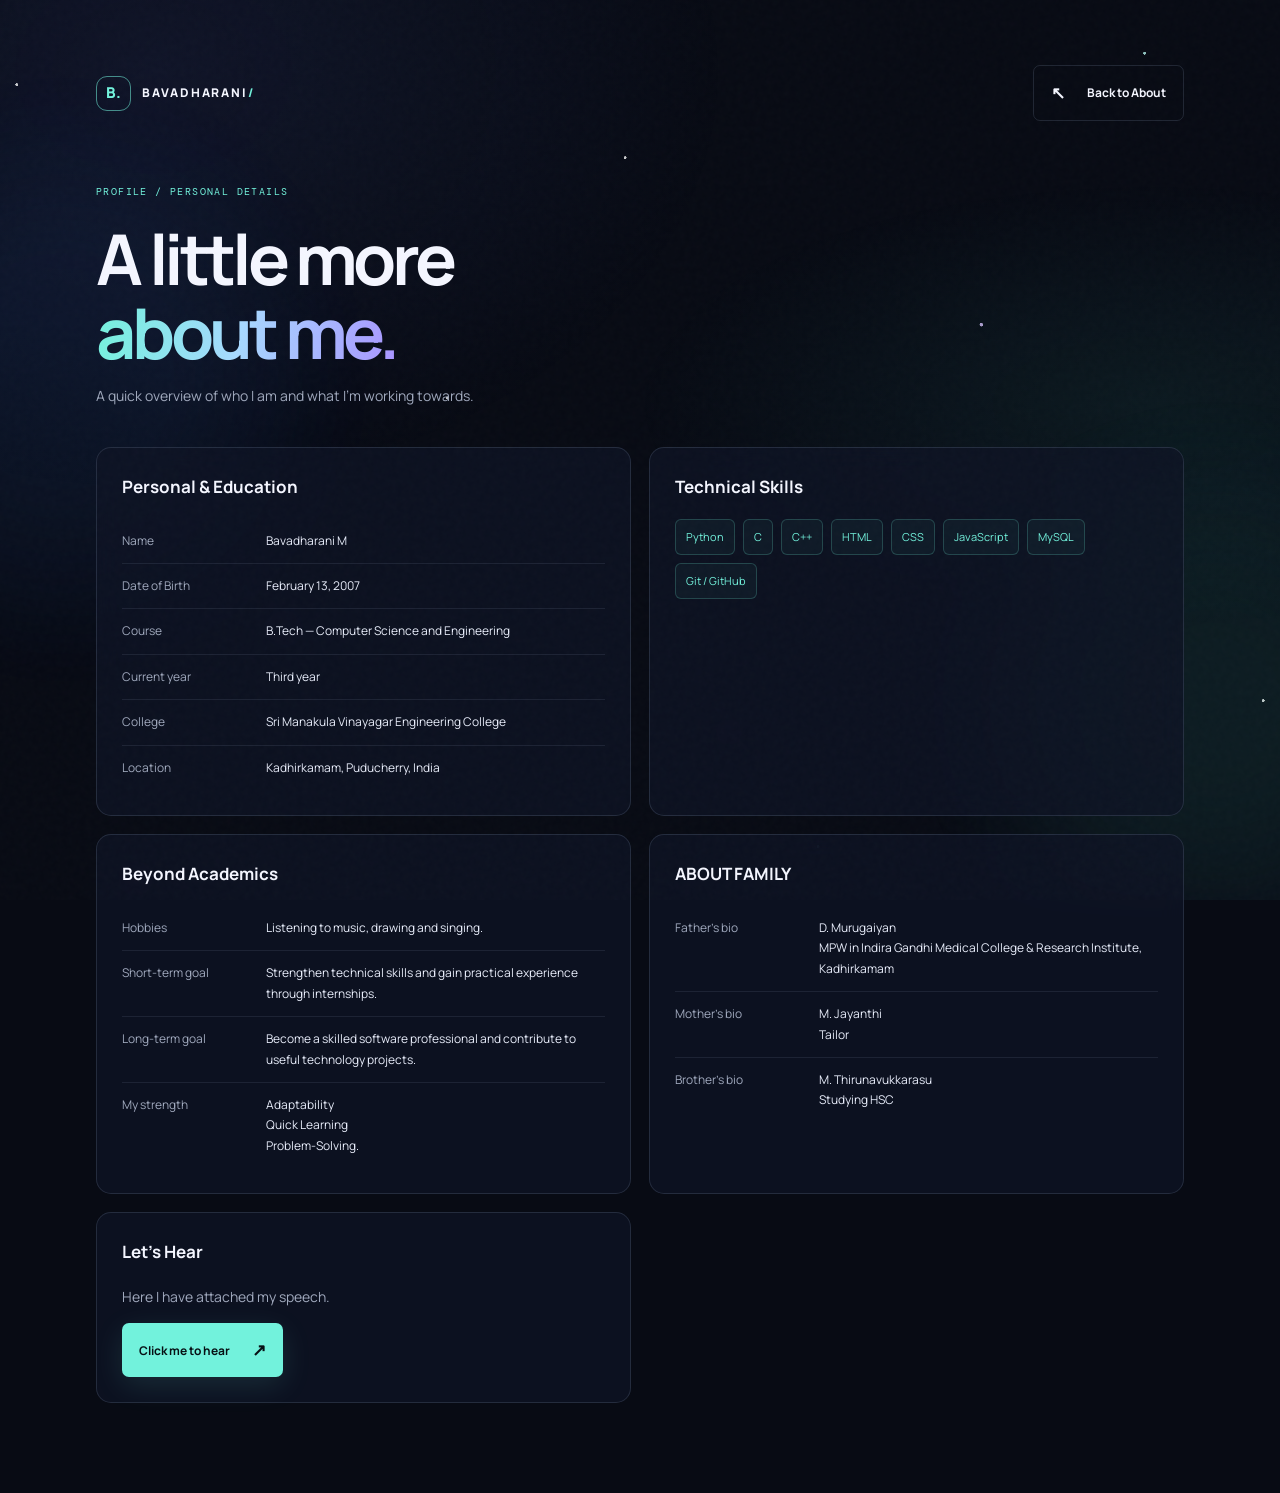
<file: personal-details.html>
<!DOCTYPE html>
<html lang="en">
<head>
  <meta charset="UTF-8" />
  <meta name="viewport" content="width=device-width, initial-scale=1.0" />
  <meta name="theme-color" content="#080b14" />
  <title>Personal Details | Bavadharani</title>
  <link rel="preconnect" href="https://fonts.googleapis.com">
  <link rel="preconnect" href="https://fonts.gstatic.com" crossorigin>
  <link href="https://fonts.googleapis.com/css2?family=DM+Mono:wght@400;500&family=Manrope:wght@400;500;600;700;800&display=swap" rel="stylesheet">
  <link rel="stylesheet" href="style.css" />
  <style>
    .details-page{min-height:100vh;padding:65px 0 90px;position:relative;z-index:1}
    .details-top{display:flex;justify-content:space-between;align-items:center;gap:20px;margin-bottom:55px;flex-wrap:wrap}
    .details-kicker{font-family:var(--mono);font-size:10px;letter-spacing:.14em;color:var(--cyan)}
    .details-title{font-size:clamp(42px,7vw,70px);letter-spacing:-.06em;line-height:1.05;margin:20px 0 14px}
    .details-subtitle{color:var(--muted);line-height:1.8;max-width:650px;font-size:14px}
    .details-grid{display:grid;grid-template-columns:repeat(2,minmax(0,1fr));gap:18px;margin-top:38px}
    .details-card{padding:25px;border:1px solid var(--line);border-radius:15px;background:rgba(15,21,38,.76);backdrop-filter:blur(12px)}
    .details-card h2{font-size:17px;margin:0 0 18px;color:var(--text)}
    .detail-row{display:grid;grid-template-columns:130px 1fr;gap:14px;padding:12px 0;border-bottom:1px solid rgba(177,193,225,.1);font-size:12px;line-height:1.7}
    .detail-row:last-child{border-bottom:0}.detail-label{color:var(--muted)}.detail-value{color:#e8edfa}
    .detail-tags{display:flex;flex-wrap:wrap;gap:8px}.detail-tags span{font-size:11px;color:var(--cyan);padding:8px 10px;border:1px solid rgba(114,242,220,.2);border-radius:6px;background:rgba(114,242,220,.04)}
    .details-note{margin-top:25px;color:var(--muted);font-size:11px;line-height:1.8}
    @media(max-width:650px){.details-page{padding-top:35px}.details-grid{grid-template-columns:1fr}.details-card{padding:20px}.detail-row{grid-template-columns:105px 1fr}}
  </style>
</head>
<body>
  <div class="ambient-universe" id="ambientUniverse" aria-hidden="true"><div class="ambient-stars"></div><div class="ambient-bubbles"></div><div class="ambient-glow ambient-glow-one"></div><div class="ambient-glow ambient-glow-two"></div></div>
  <div class="noise" aria-hidden="true"></div>
  <main class="details-page section-wrap">
    <div class="details-top"><a class="brand" href="index.html"><span class="brand-mark">B.</span><span>BAVADHARANI<span class="brand-dot">/</span></span></a><a class="button button-ghost" href="index.html#about"><span>↖</span> Back to About</a></div>
    <span class="details-kicker">PROFILE / PERSONAL DETAILS</span>
    <h1 class="details-title">A little more<br><span class="gradient-text">about me.</span></h1>
    <p class="details-subtitle">A quick overview of who I am and what I'm working towards.</p>
    <div class="details-grid">
      <section class="details-card"><h2>Personal & Education</h2>
        <div class="detail-row"><span class="detail-label">Name</span><span class="detail-value">Bavadharani M</span></div>
        <div class="detail-row"><span class="detail-label">Date of Birth</span><span class="detail-value">February 13, 2007</span></div>
        <div class="detail-row"><span class="detail-label">Course</span><span class="detail-value">B.Tech — Computer Science and Engineering</span></div>
        <div class="detail-row"><span class="detail-label">Current year</span><span class="detail-value">Third year</span></div>
        <div class="detail-row"><span class="detail-label">College</span><span class="detail-value">Sri Manakula Vinayagar Engineering College</span></div>
        <div class="detail-row"><span class="detail-label">Location</span><span class="detail-value">Kadhirkamam, Puducherry, India</span></div>
      </section>
      <section class="details-card"><h2>Technical Skills</h2><div class="detail-tags"><span>Python</span><span>C</span><span>C++</span><span>HTML</span><span>CSS</span><span>JavaScript</span><span>MySQL</span><span>Git / GitHub</span></div></section>
      <section class="details-card"><h2>Beyond Academics</h2>
        <div class="detail-row"><span class="detail-label">Hobbies</span><span class="detail-value">Listening to music, drawing and singing.</span></div>
        <div class="detail-row"><span class="detail-label">Short-term goal</span><span class="detail-value">Strengthen technical skills and gain practical experience through internships.</span></div>
        <div class="detail-row"><span class="detail-label">Long-term goal</span><span class="detail-value">Become a skilled software professional and contribute to useful technology projects.</span></div>
        <div class="detail-row"><span class="detail-label">My strength</span><span class="detail-value">Adaptability<br>Quick Learning<br>Problem-Solving.</span></div>
      </section>
      <section class="details-card"><h2>ABOUT FAMILY</h2>
        <div class="detail-row"><span class="detail-label">Father's bio</span><span class="detail-value">D. Murugaiyan<br>MPW in Indira Gandhi Medical College & Research Institute, Kadhirkamam</span></div>
        <div class="detail-row"><span class="detail-label">Mother's bio</span><span class="detail-value">M. Jayanthi<br>Tailor</span></div>
        <div class="detail-row"><span class="detail-label">Brother's bio</span><span class="detail-value">M. Thirunavukkarasu<br>Studying HSC</span></div>
      </section>
      <section class="details-card"><h2>Let's Hear</h2><p class="details-subtitle">Here I have attached my speech.</p><a class="button button-primary" href="introduction.html">Click me to hear <span>↗</span></a></section>
    </div>
  </main>
</body>
</html>
</file>
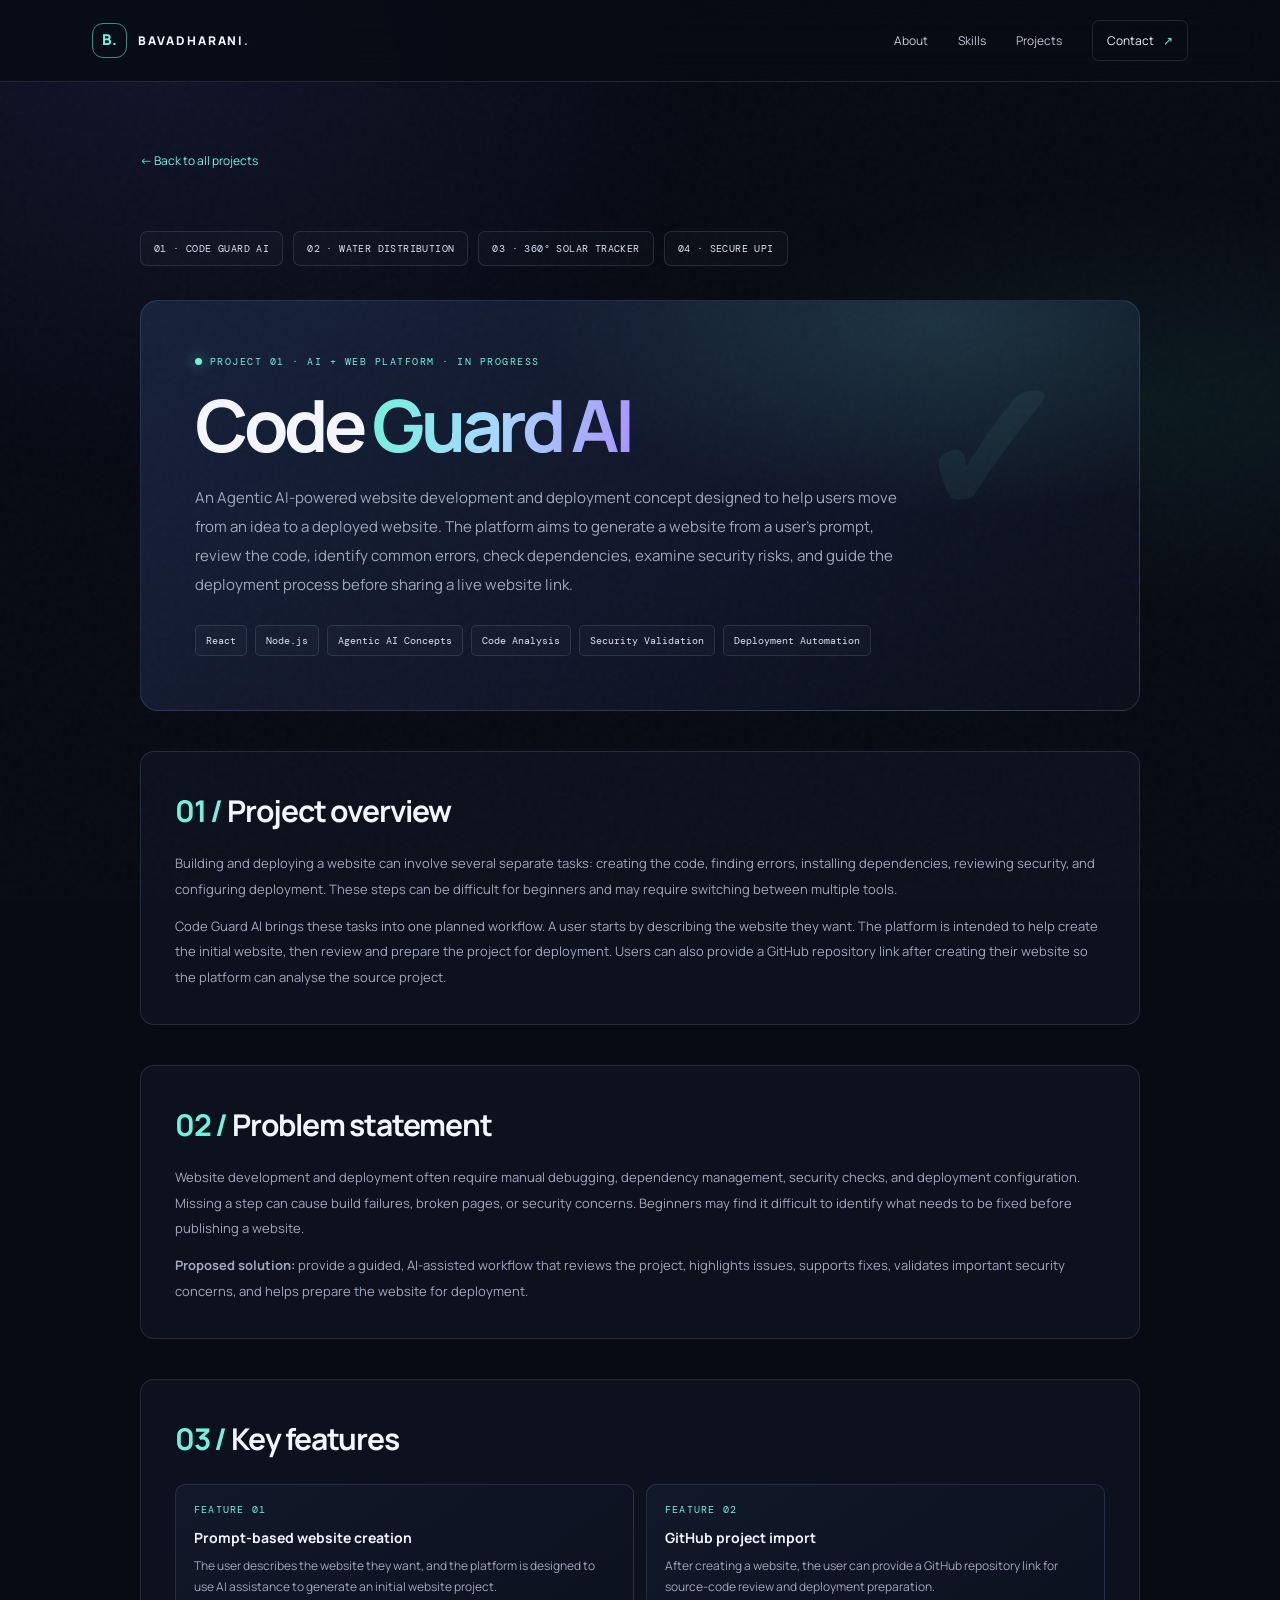
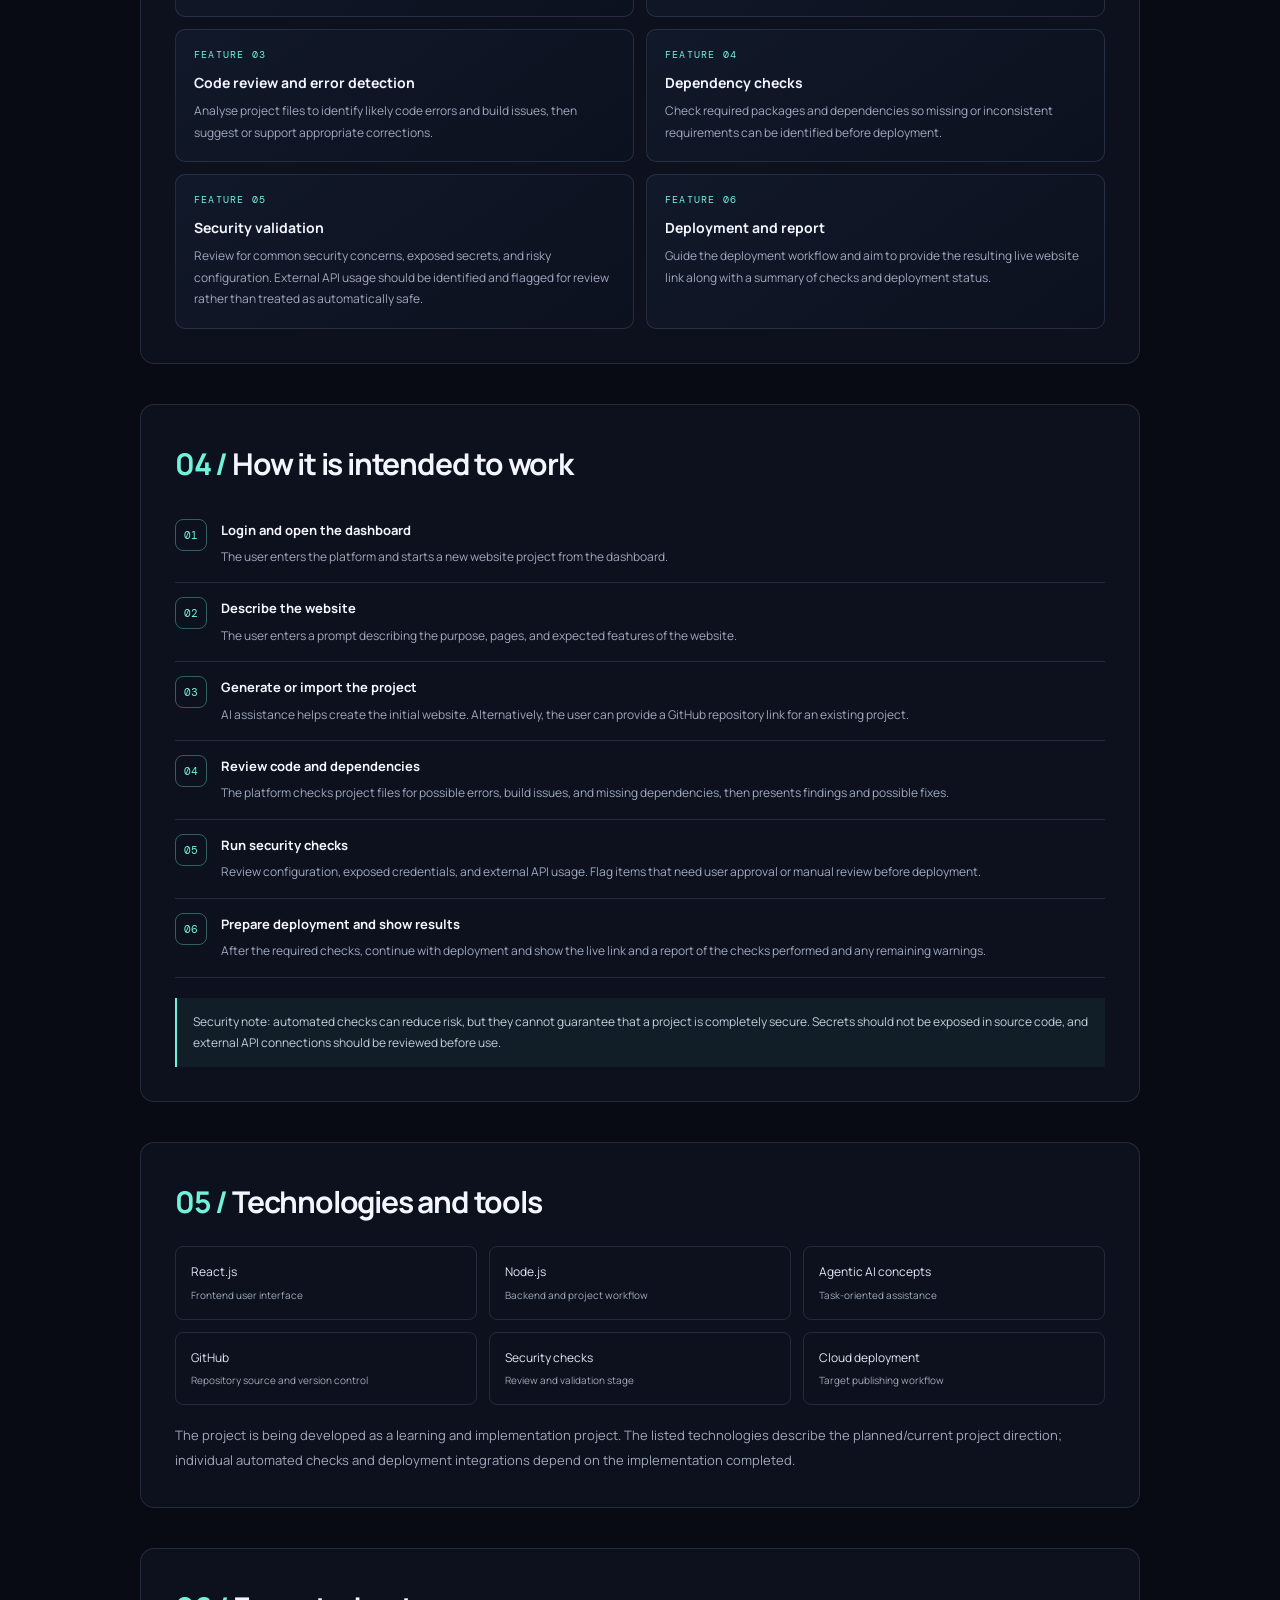
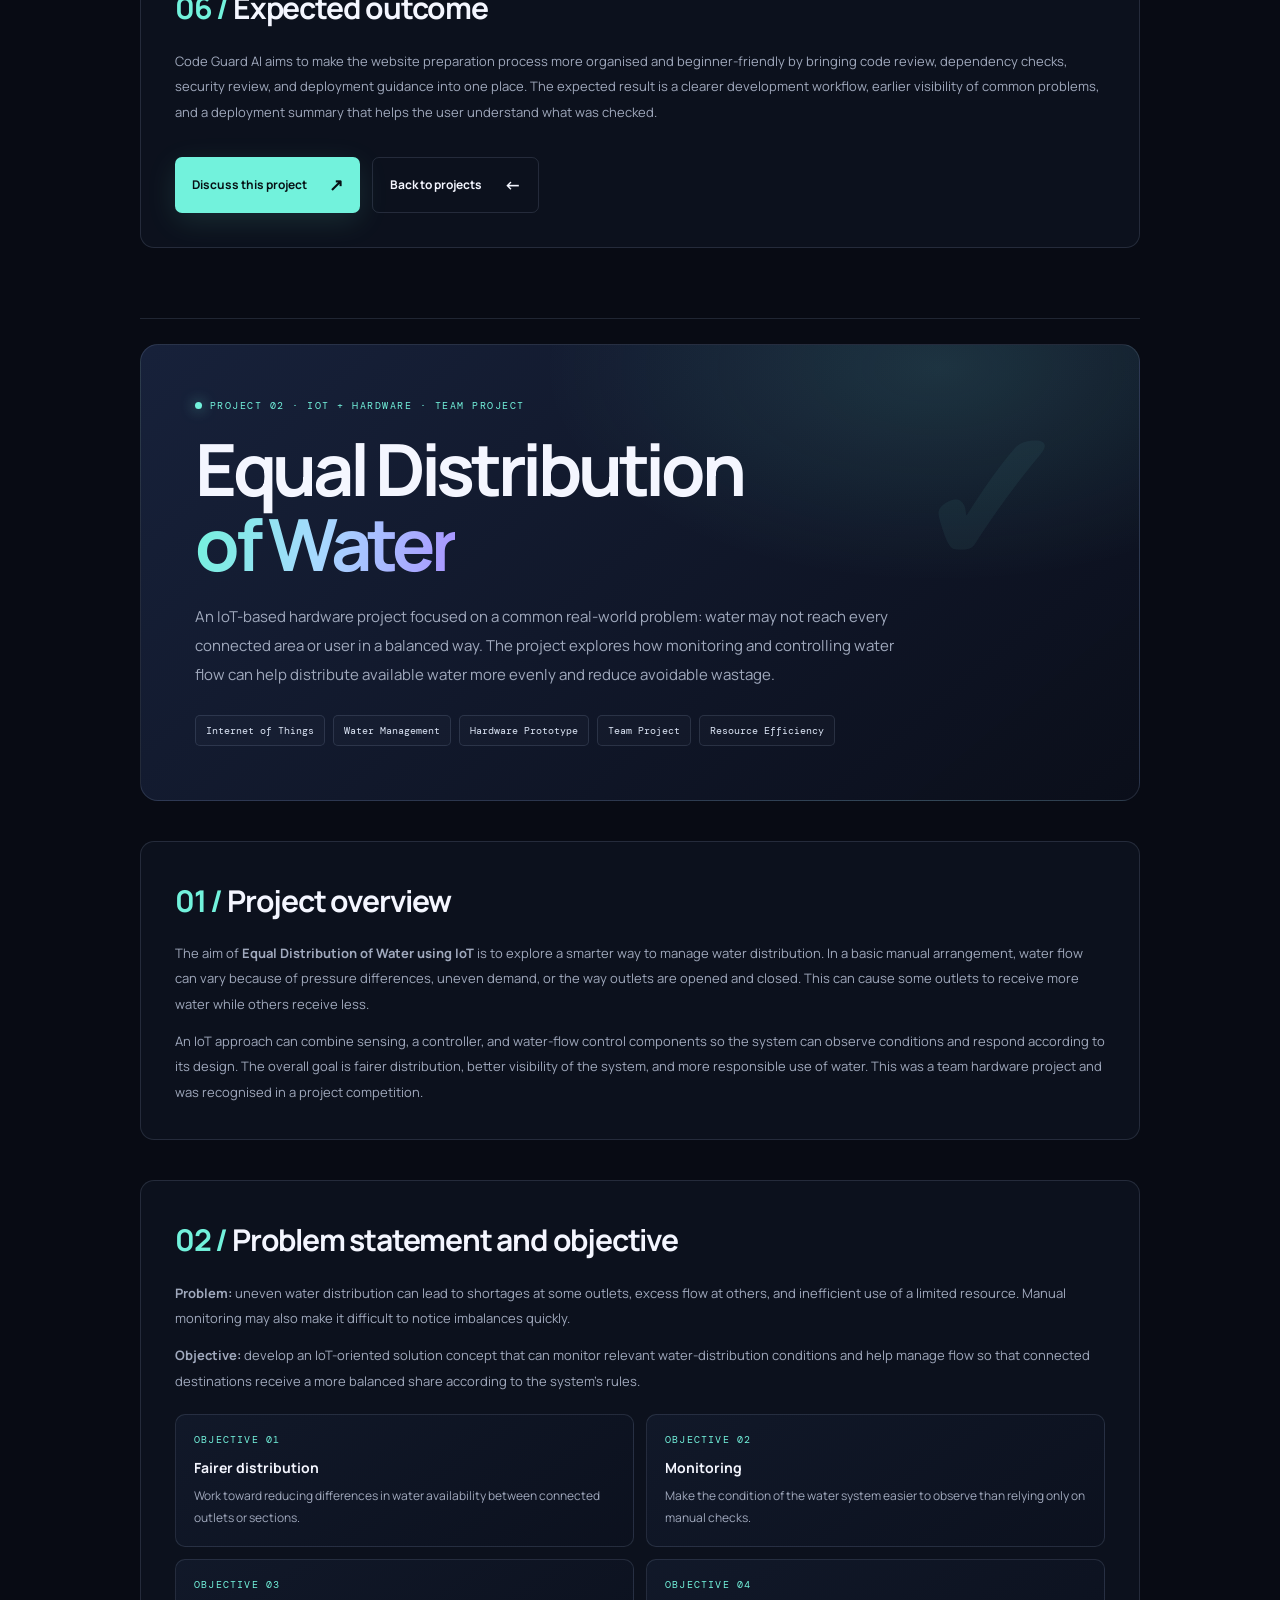
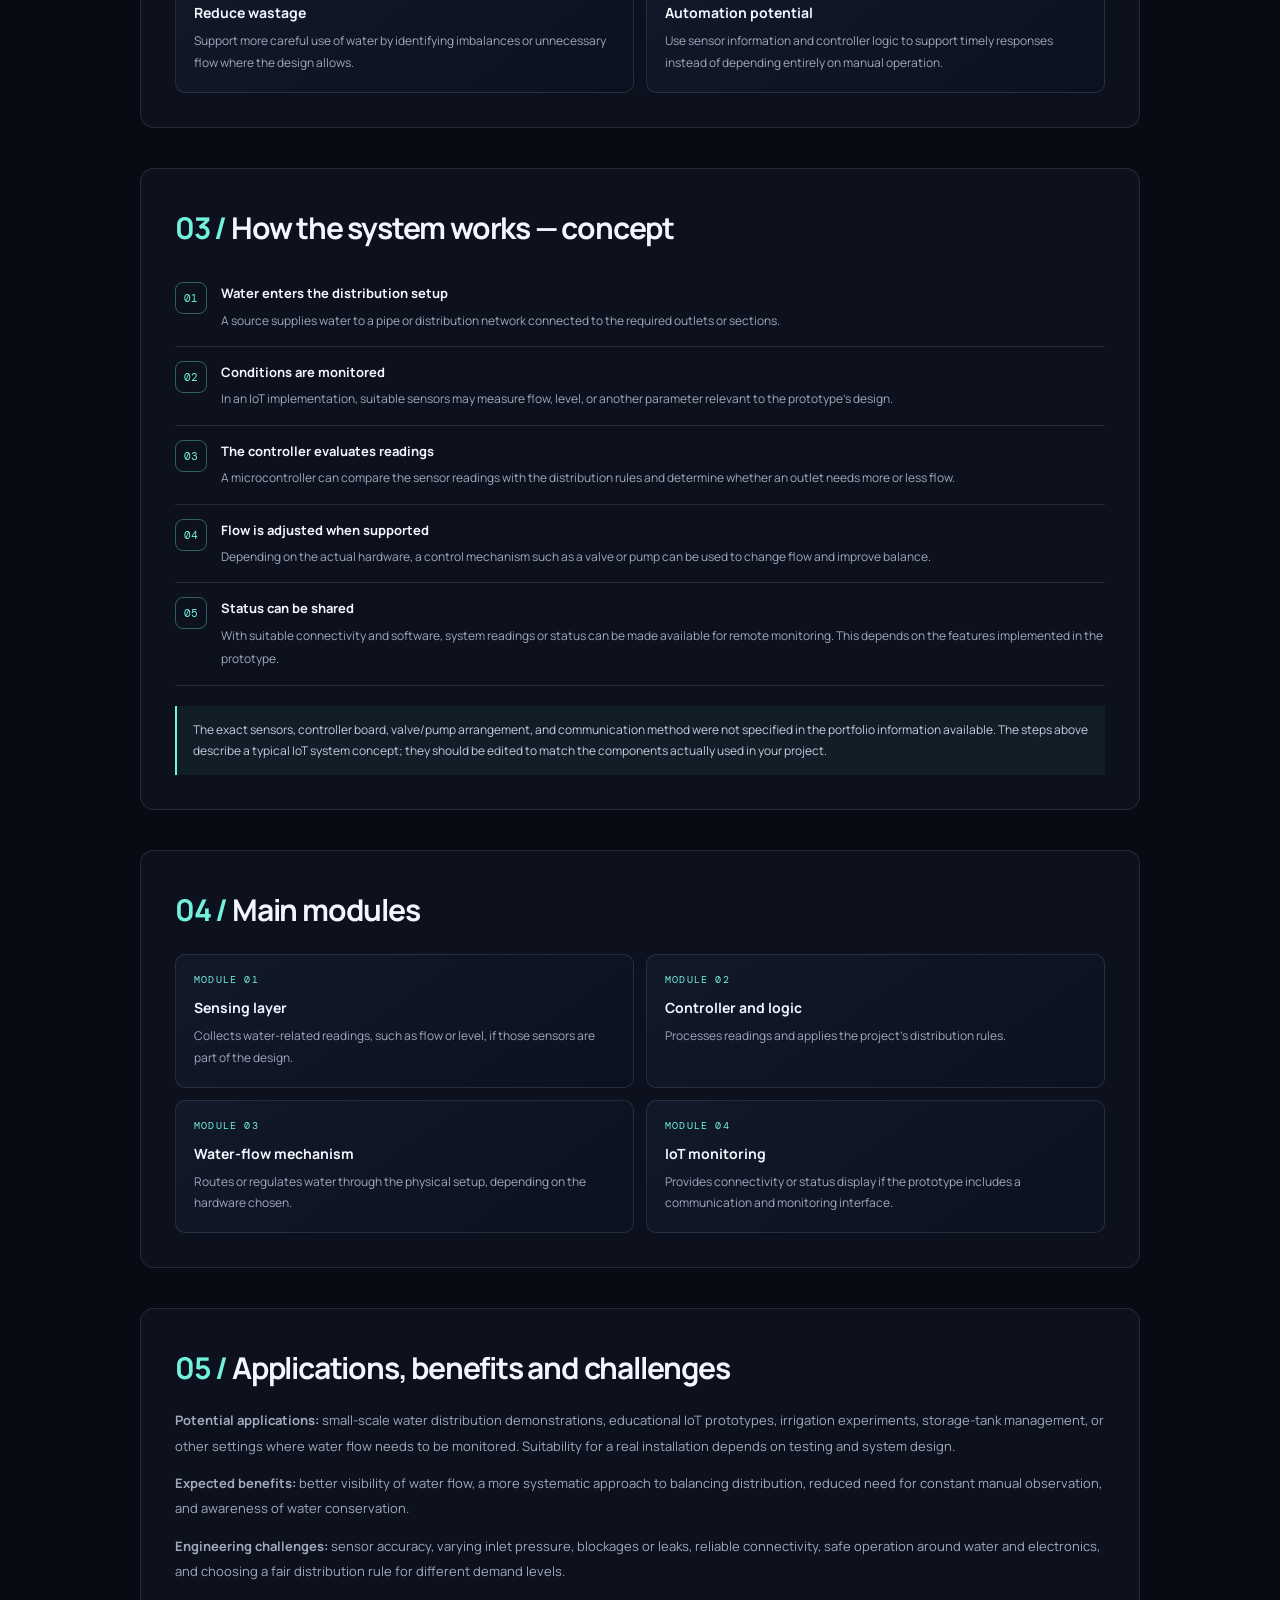
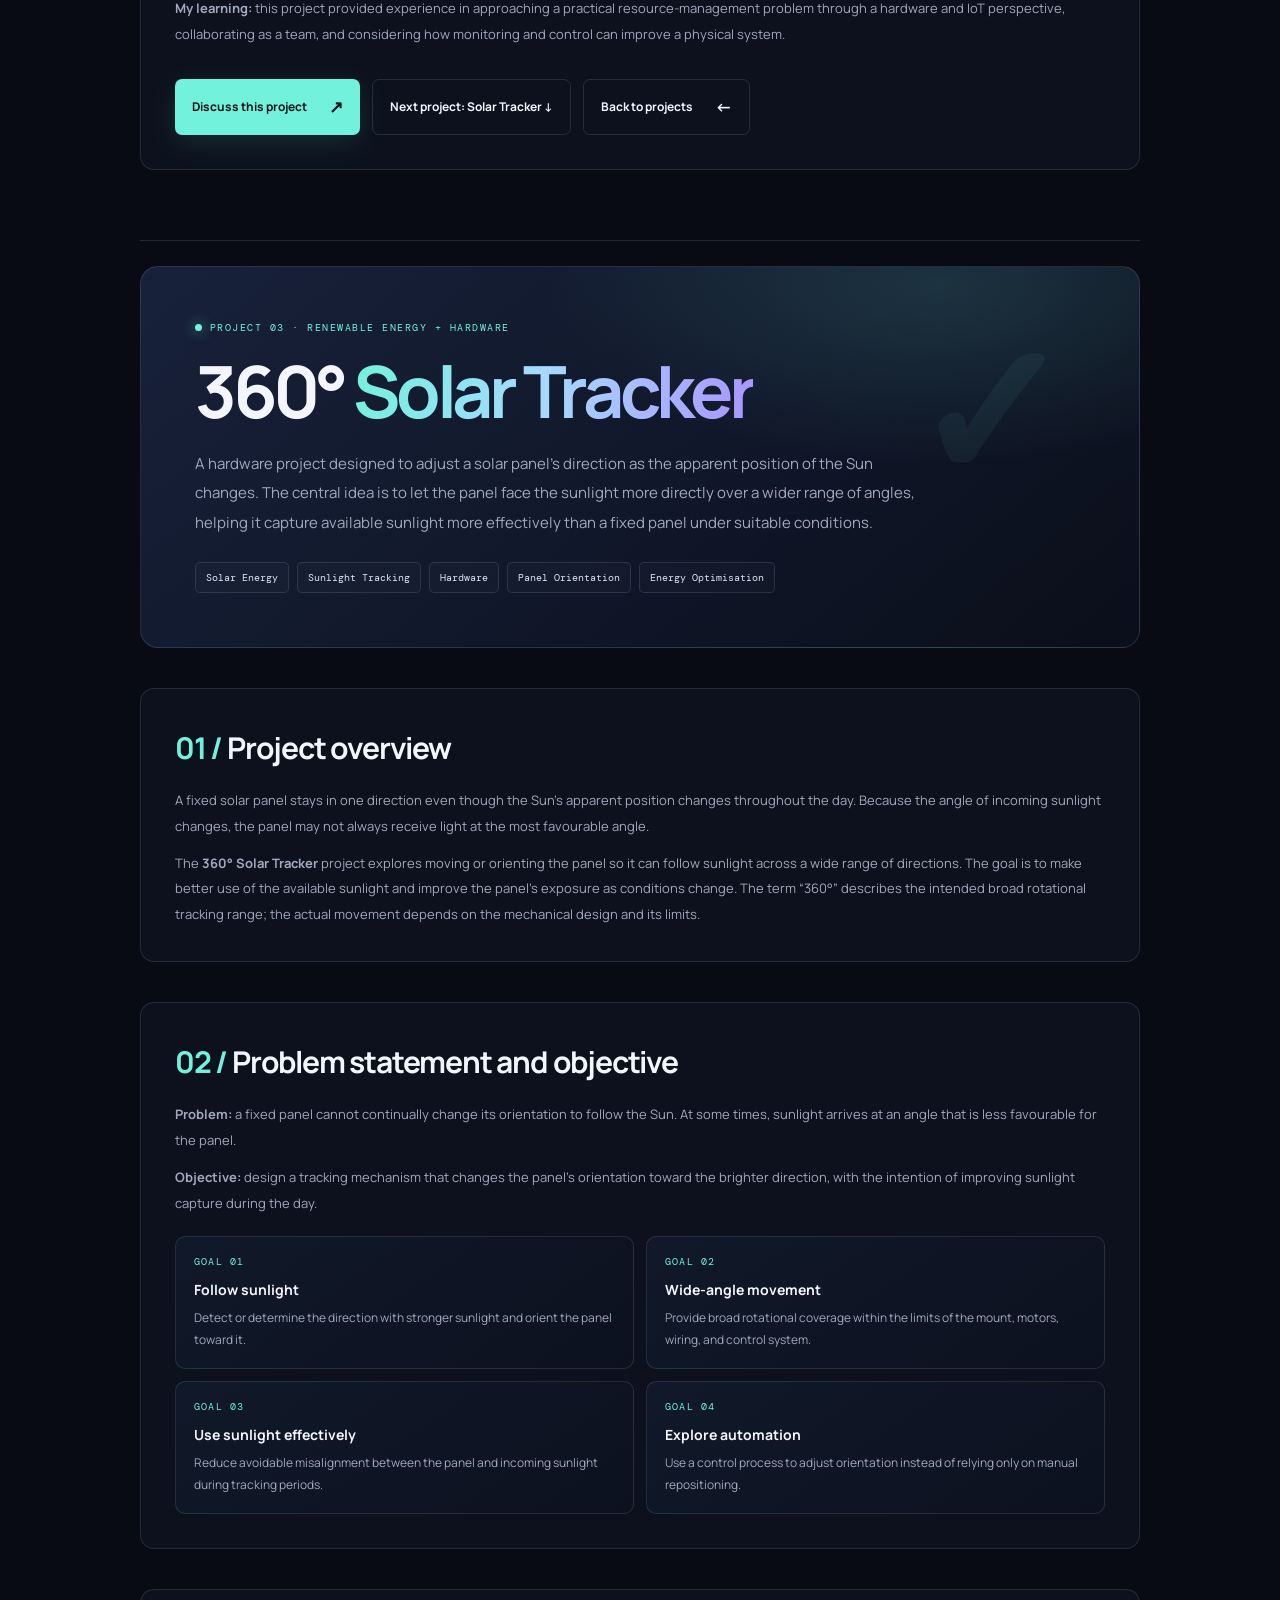
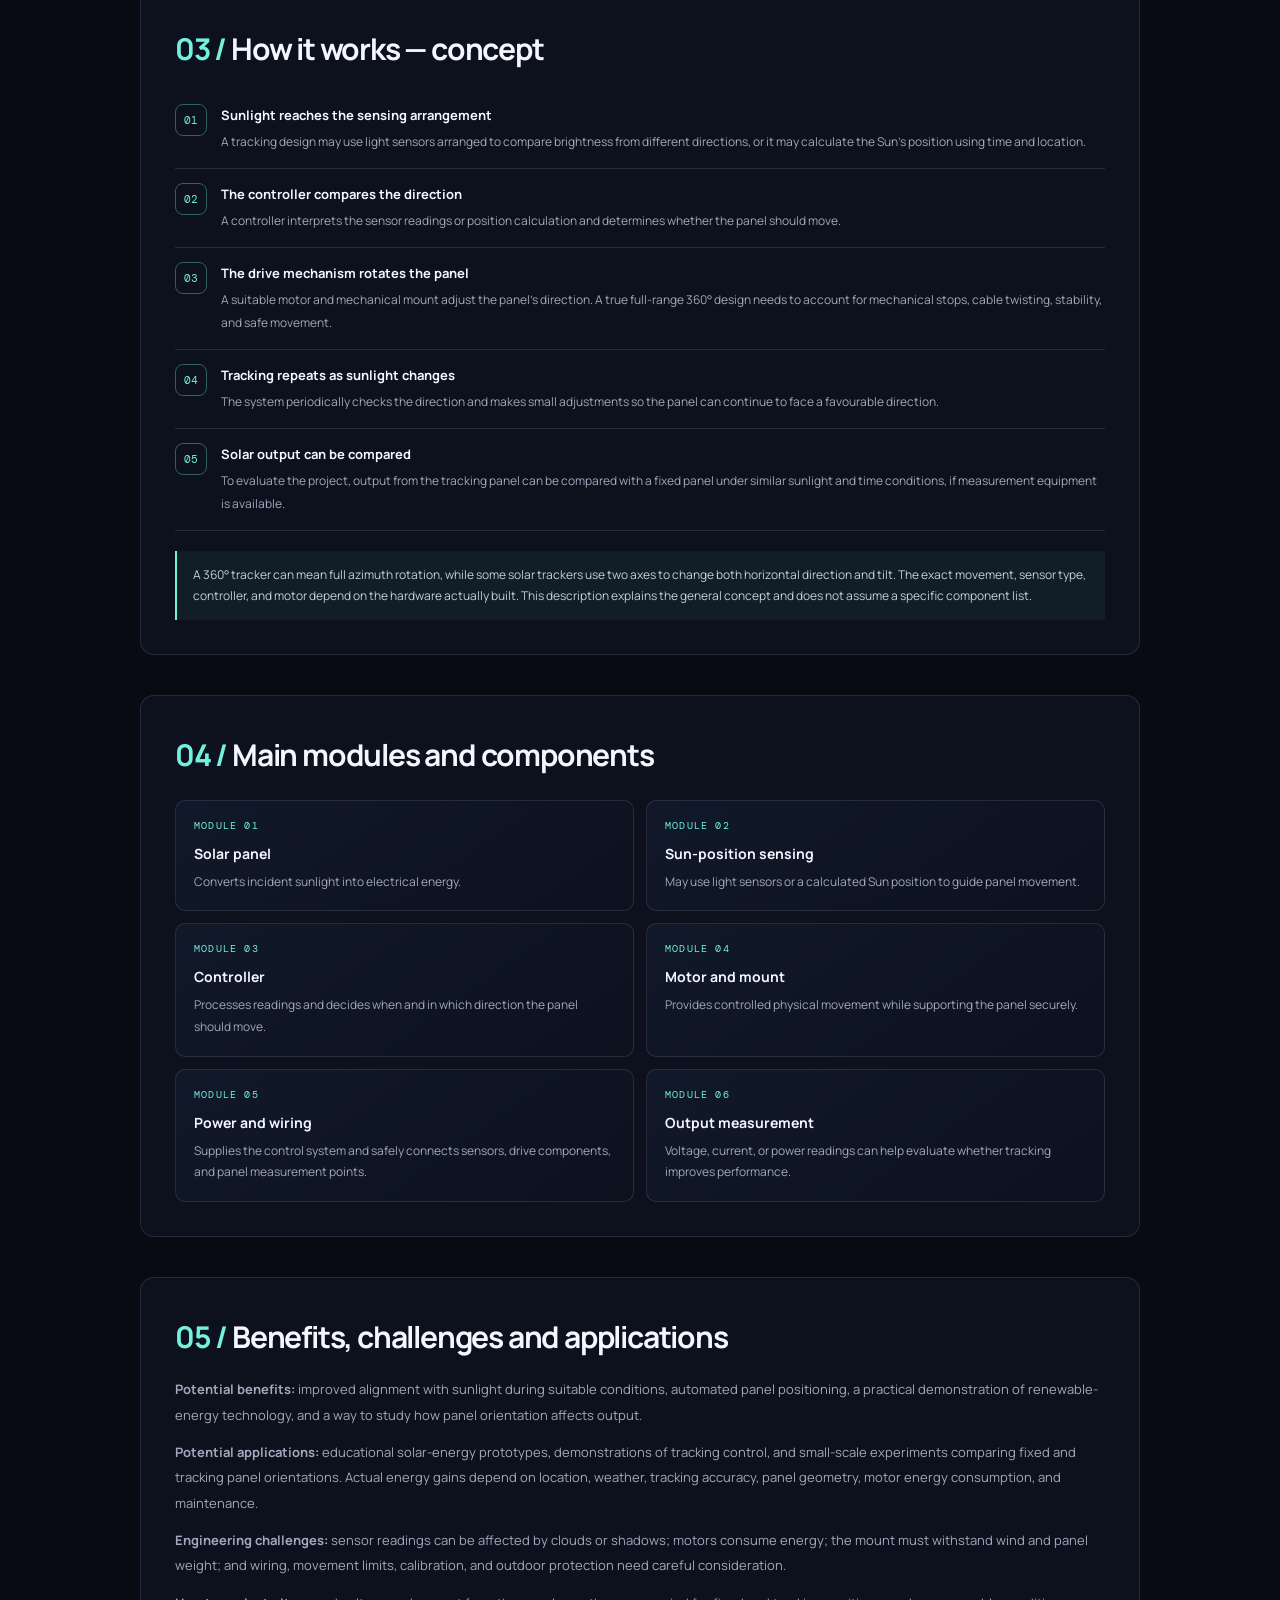
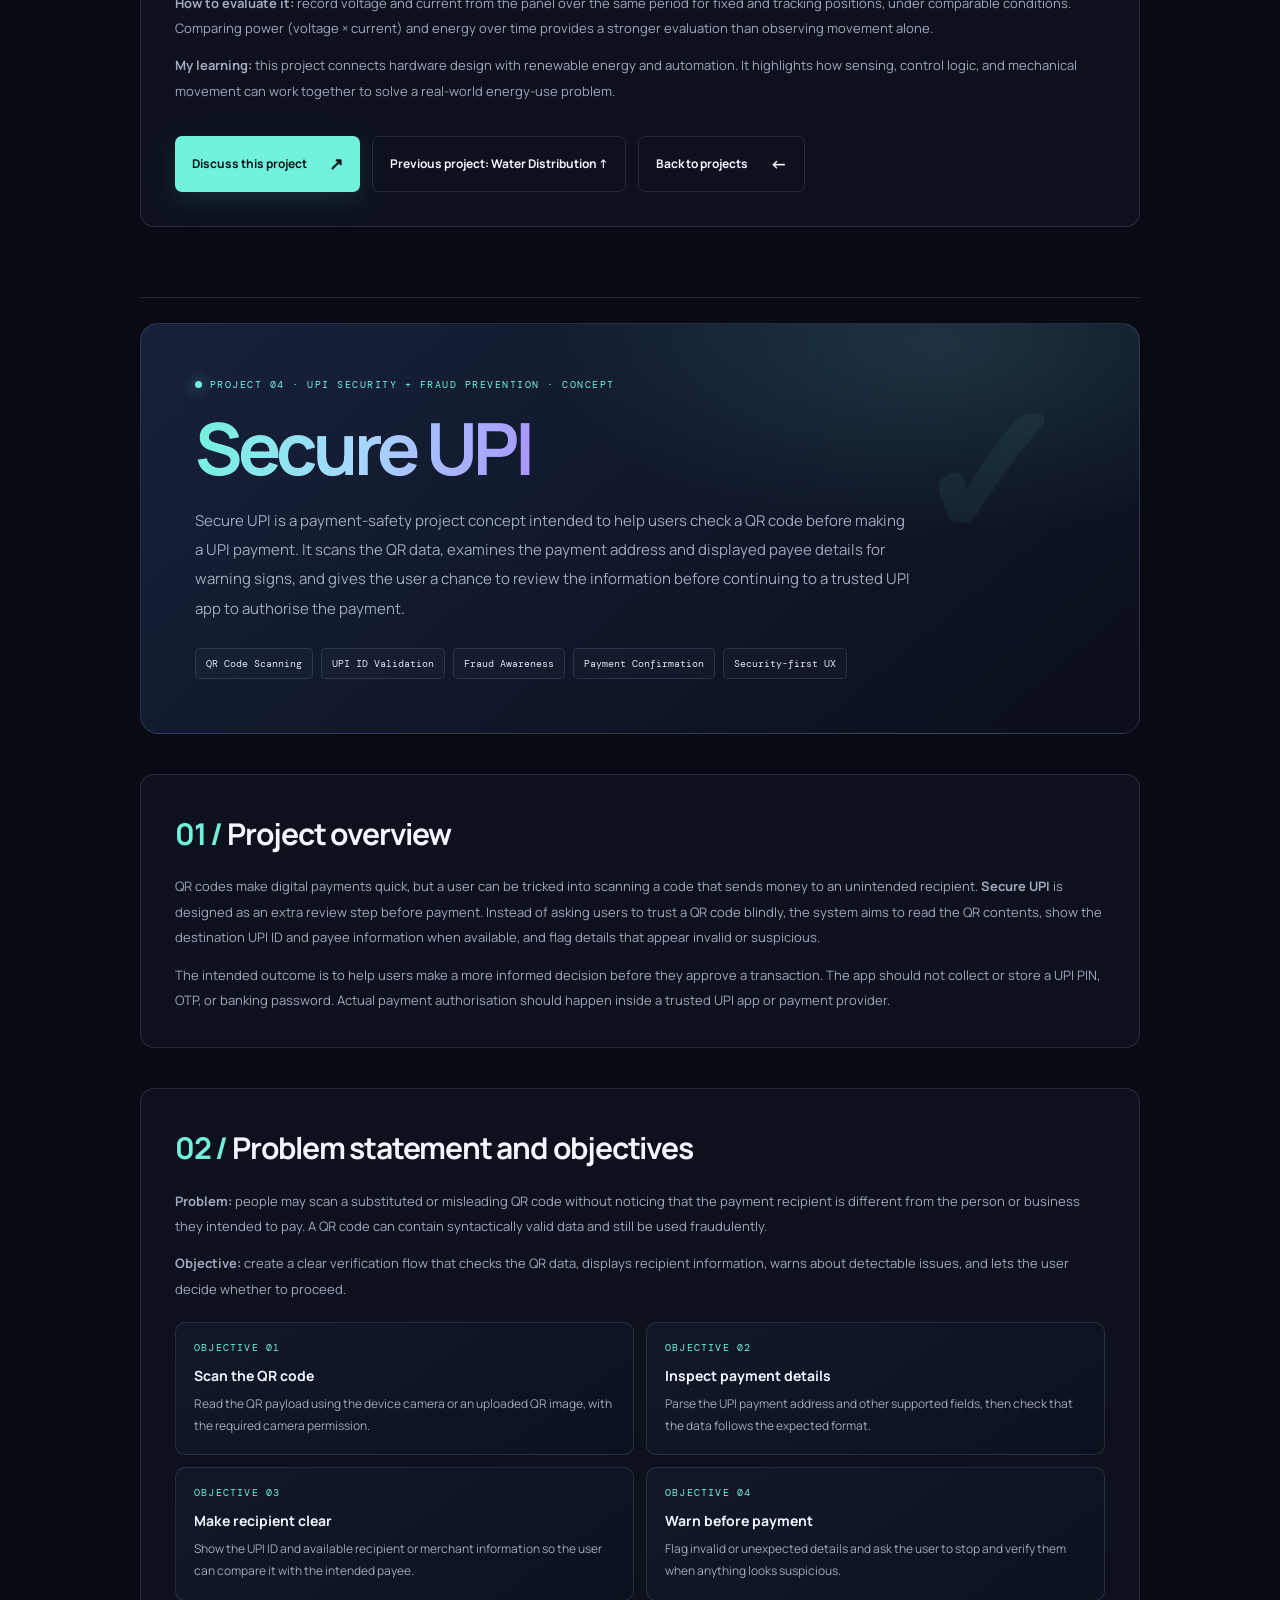
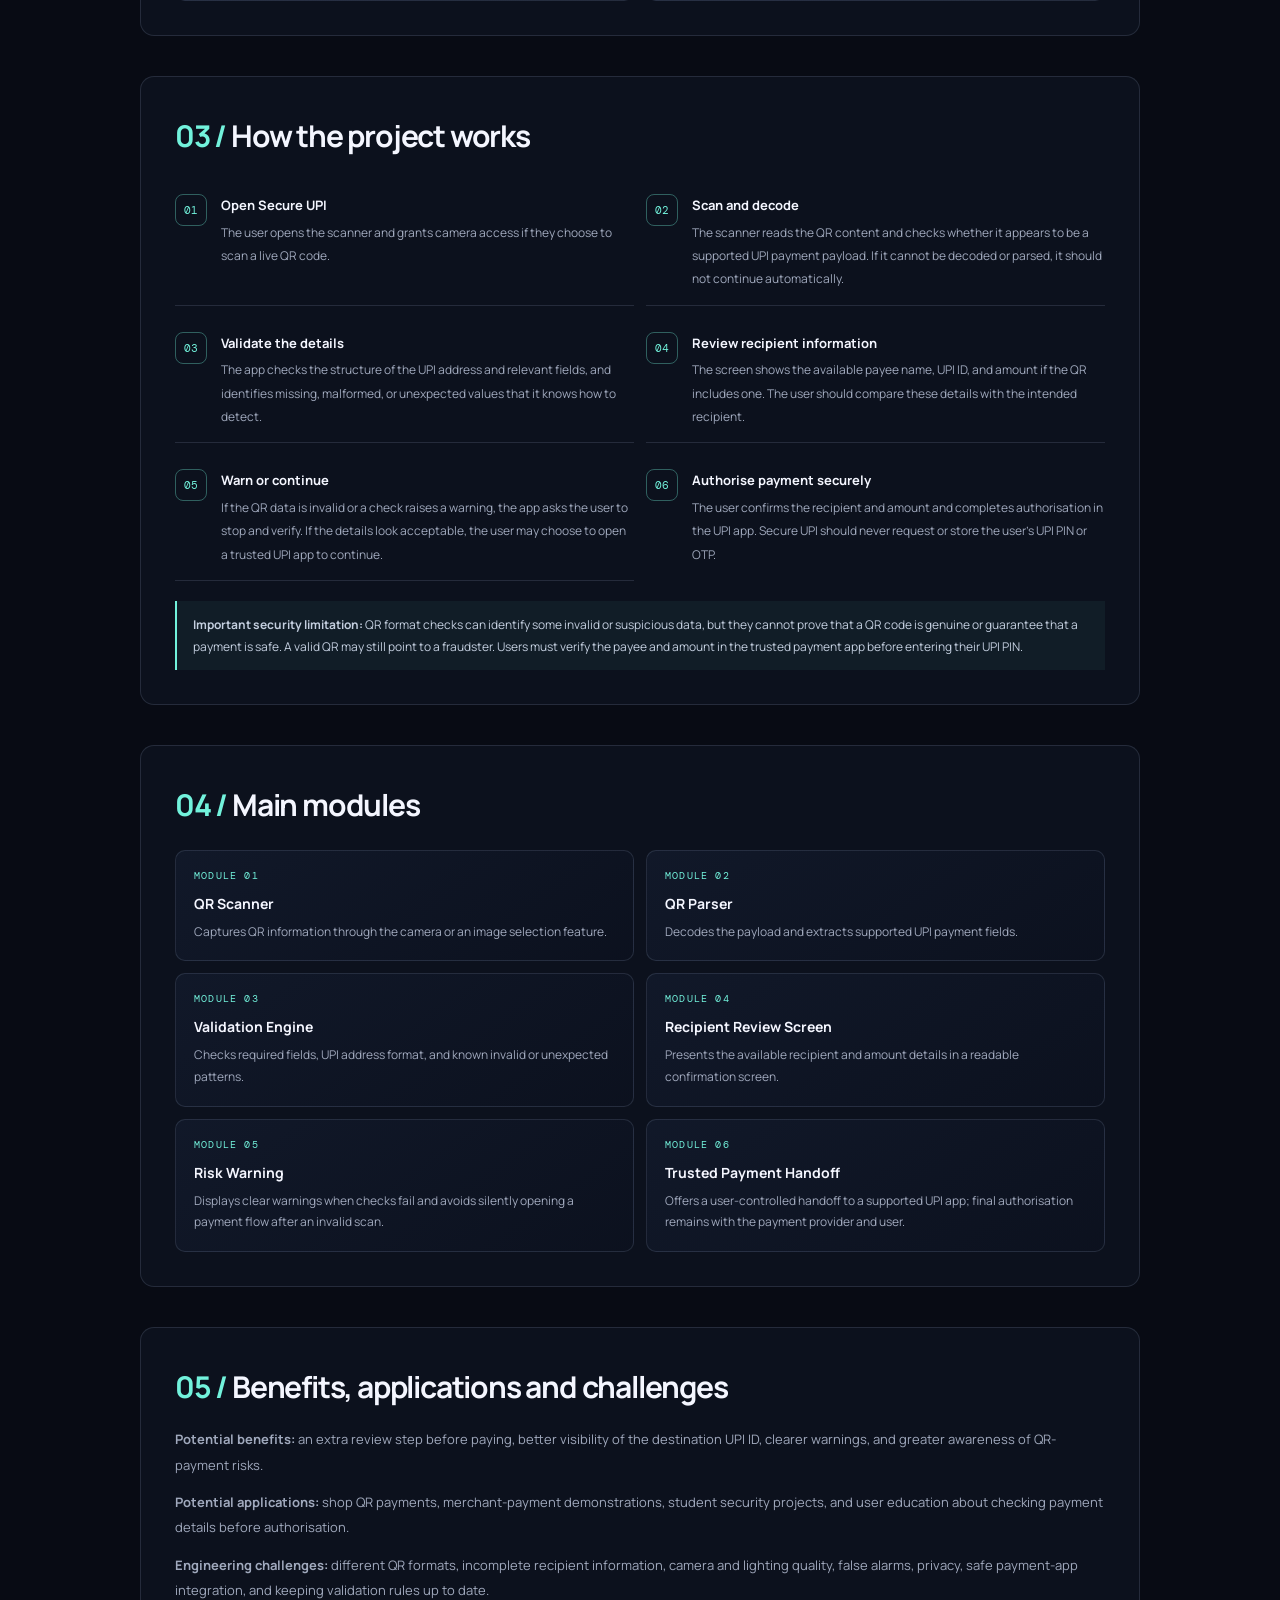
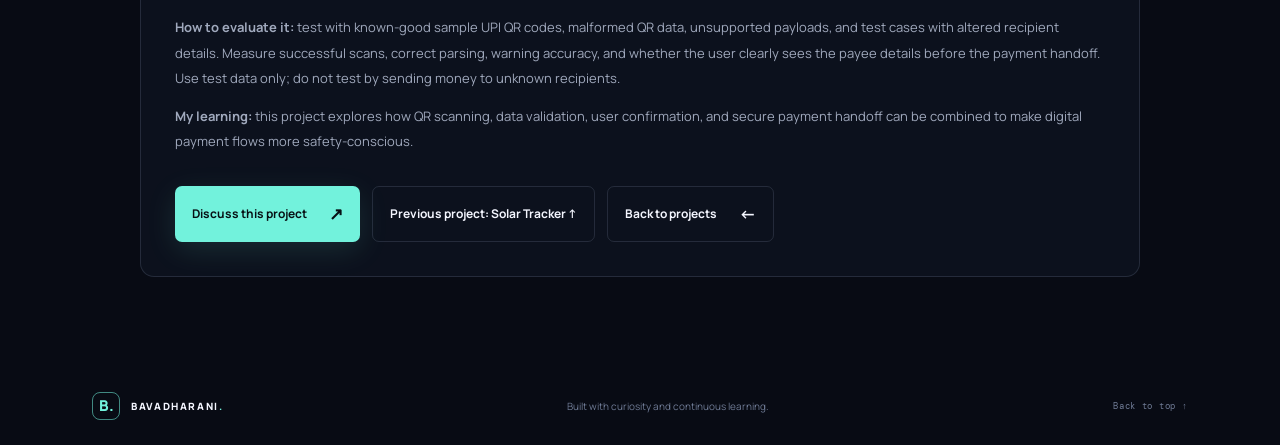
<file: project-details.html>
<!DOCTYPE html>
<html lang="en">
<head>
  <meta charset="UTF-8">
  <meta name="viewport" content="width=device-width, initial-scale=1.0">
  <meta name="theme-color" content="#080b14">
  <title>Project Details — Bavadharani</title>
  <link rel="preconnect" href="https://fonts.googleapis.com">
  <link rel="preconnect" href="https://fonts.gstatic.com" crossorigin>
  <link href="https://fonts.googleapis.com/css2?family=DM+Mono:wght@400;500&family=Manrope:wght@400;500;600;700;800&display=swap" rel="stylesheet">
  <link rel="stylesheet" href="style.css">
  <style>
    .details-page{width:min(1000px,86%);margin:0 auto;padding:64px 0 90px}
    .back-link{display:inline-flex;align-items:center;gap:10px;color:var(--cyan);font-size:12px;margin-bottom:42px}
    .project-hero{position:relative;overflow:hidden;border:1px solid var(--line);border-radius:18px;padding:clamp(26px,5vw,54px);background:radial-gradient(ellipse at 80% 5%,rgba(114,242,220,.13),transparent 35%),linear-gradient(140deg,rgba(25,36,62,.92),rgba(11,15,27,.96))}
    .project-hero:after{content:'✓';position:absolute;right:7%;top:12%;font-size:clamp(100px,19vw,190px);font-weight:800;color:rgba(114,242,220,.06);line-height:1;pointer-events:none}
    .eyebrow-line{font:10px var(--mono);letter-spacing:.15em;color:var(--cyan);text-transform:uppercase}
    h1{font-size:clamp(42px,7vw,72px);line-height:1.04;letter-spacing:-.06em;margin:20px 0}
    .hero-description{max-width:720px;color:var(--muted);font-size:15px;line-height:1.95;position:relative;z-index:1}
    .tag-row{display:flex;flex-wrap:wrap;gap:8px;margin-top:25px;position:relative;z-index:1}
    .tag-row span{font:10px var(--mono);padding:8px 10px;border:1px solid var(--line);border-radius:5px;color:#dce5f6;background:#ffffff05}
    .detail-section{margin-top:40px;padding:clamp(22px,4vw,34px);border:1px solid var(--line);border-radius:14px;background:rgba(15,20,34,.7)}
    .detail-section h2{font-size:clamp(22px,4vw,30px);letter-spacing:-.04em;margin:0 0 16px}
    .detail-section h2 span{color:var(--cyan)}
    .detail-section p{color:var(--muted);font-size:13px;line-height:1.95;margin:0 0 12px}
    .detail-section p:last-child{margin-bottom:0}
    .feature-grid,.workflow-grid,.tech-grid{display:grid;grid-template-columns:repeat(2,minmax(0,1fr));gap:12px;margin-top:20px}
    .info-card{padding:18px;border:1px solid var(--line);border-radius:10px;background:linear-gradient(145deg,#151d30aa,#0d1220aa)}
    .info-number{font:10px var(--mono);color:var(--cyan);letter-spacing:.12em}
    .info-card h3{font-size:14px;margin:10px 0 6px}
    .info-card p{font-size:12px;line-height:1.8;margin:0}
    .workflow-step{display:flex;gap:14px;align-items:flex-start;padding:14px 0;border-bottom:1px solid var(--line)}
    .workflow-step:last-child{border-bottom:0;padding-bottom:0}
    .step-number{flex:0 0 32px;height:32px;border:1px solid rgba(114,242,220,.35);border-radius:8px;display:grid;place-items:center;color:var(--cyan);font:11px var(--mono)}
    .workflow-step h3{font-size:13px;margin:1px 0 4px}.workflow-step p{margin:0;font-size:12px}
    .tech-grid{grid-template-columns:repeat(3,minmax(0,1fr))}
    .tech-item{padding:15px;border:1px solid var(--line);border-radius:8px;font-size:12px;color:#e1e7f5}
    .tech-item small{display:block;color:var(--muted);font-size:10px;margin-top:5px}
    .note-box{border-left:2px solid var(--cyan);padding:13px 16px;background:rgba(114,242,220,.05);color:#c4cfdf;font-size:12px;line-height:1.8;margin-top:20px}
    .page-actions{display:flex;flex-wrap:wrap;gap:12px;margin-top:32px}
    .project-jump{display:flex;flex-wrap:wrap;gap:10px;margin:18px 0 34px}
    .project-jump a{border:1px solid var(--line);border-radius:7px;padding:10px 13px;color:#dce5f6;background:#ffffff05;font:10px var(--mono);letter-spacing:.04em}
    .project-jump a:hover{border-color:var(--cyan);color:var(--cyan)}
    .project-divider{margin-top:70px;padding-top:25px;border-top:1px solid var(--line)}
    .project-hero.water-hero{background:radial-gradient(ellipse at 80% 5%,rgba(79,140,255,.16),transparent 35%),linear-gradient(140deg,rgba(25,36,62,.92),rgba(11,15,27,.96)}
    .project-hero.solar-hero{background:radial-gradient(ellipse at 80% 5%,rgba(255,196,90,.13),transparent 35%),linear-gradient(140deg,rgba(25,36,62,.92),rgba(11,15,27,.96)}
    .project-hero.upi-hero{background:radial-gradient(ellipse at 80% 5%,rgba(114,242,220,.15),transparent 35%),linear-gradient(140deg,rgba(25,36,62,.92),rgba(11,15,27,.96))}
  @media(max-width:650px){.details-page{padding-top:35px}.feature-grid,.workflow-grid,.tech-grid{grid-template-columns:1fr}.project-hero:after{right:4%;top:5%}.hero-description{font-size:13px}}
  </style>
</head>
<body>
  <div class="noise" aria-hidden="true"></div>
  <header class="topbar">
    <a class="brand" href="index.html" aria-label="Back to Bavadharani's portfolio"><span class="brand-mark">B.</span><span>BAVADHARANI<span class="brand-dot">.</span></span></a>
    <nav><a href="index.html#about">About</a><a href="index.html#skills">Skills</a><a href="index.html#projects">Projects</a><a class="nav-contact" href="index.html#contact">Contact <span>↗</span></a></nav>
  </header>
  <main class="details-page">
    <a class="back-link" href="index.html#projects">← Back to all projects</a>
    <div class="project-jump" aria-label="Jump to project details"><a href="#code-guard">01 · CODE GUARD AI</a><a href="#water-project">02 · WATER DISTRIBUTION</a><a href="#solar-tracker">03 · 360° SOLAR TRACKER</a><a href="#secure-upi">04 · SECURE UPI</a></div>
    <section class="project-hero" id="code-guard">
      <div class="eyebrow-line"><span class="status-dot"></span> Project 01 · AI + Web Platform · In Progress</div>
      <h1>Code <span class="gradient-text">Guard AI</span></h1>
      <p class="hero-description">An Agentic AI-powered website development and deployment concept designed to help users move from an idea to a deployed website. The platform aims to generate a website from a user's prompt, review the code, identify common errors, check dependencies, examine security risks, and guide the deployment process before sharing a live website link.</p>
      <div class="tag-row"><span>React</span><span>Node.js</span><span>Agentic AI Concepts</span><span>Code Analysis</span><span>Security Validation</span><span>Deployment Automation</span></div>
    </section>

    <section class="detail-section">
      <h2><span>01 /</span> Project overview</h2>
      <p>Building and deploying a website can involve several separate tasks: creating the code, finding errors, installing dependencies, reviewing security, and configuring deployment. These steps can be difficult for beginners and may require switching between multiple tools.</p>
      <p>Code Guard AI brings these tasks into one planned workflow. A user starts by describing the website they want. The platform is intended to help create the initial website, then review and prepare the project for deployment. Users can also provide a GitHub repository link after creating their website so the platform can analyse the source project.</p>
    </section>

    <section class="detail-section">
      <h2><span>02 /</span> Problem statement</h2>
      <p>Website development and deployment often require manual debugging, dependency management, security checks, and deployment configuration. Missing a step can cause build failures, broken pages, or security concerns. Beginners may find it difficult to identify what needs to be fixed before publishing a website.</p>
      <p><strong>Proposed solution:</strong> provide a guided, AI-assisted workflow that reviews the project, highlights issues, supports fixes, validates important security concerns, and helps prepare the website for deployment.</p>
    </section>

    <section class="detail-section">
      <h2><span>03 /</span> Key features</h2>
      <div class="feature-grid">
        <article class="info-card"><div class="info-number">FEATURE 01</div><h3>Prompt-based website creation</h3><p>The user describes the website they want, and the platform is designed to use AI assistance to generate an initial website project.</p></article>
        <article class="info-card"><div class="info-number">FEATURE 02</div><h3>GitHub project import</h3><p>After creating a website, the user can provide a GitHub repository link for source-code review and deployment preparation.</p></article>
        <article class="info-card"><div class="info-number">FEATURE 03</div><h3>Code review and error detection</h3><p>Analyse project files to identify likely code errors and build issues, then suggest or support appropriate corrections.</p></article>
        <article class="info-card"><div class="info-number">FEATURE 04</div><h3>Dependency checks</h3><p>Check required packages and dependencies so missing or inconsistent requirements can be identified before deployment.</p></article>
        <article class="info-card"><div class="info-number">FEATURE 05</div><h3>Security validation</h3><p>Review for common security concerns, exposed secrets, and risky configuration. External API usage should be identified and flagged for review rather than treated as automatically safe.</p></article>
        <article class="info-card"><div class="info-number">FEATURE 06</div><h3>Deployment and report</h3><p>Guide the deployment workflow and aim to provide the resulting live website link along with a summary of checks and deployment status.</p></article>
      </div>
    </section>

    <section class="detail-section">
      <h2><span>04 /</span> How it is intended to work</h2>
      <div class="workflow-step"><span class="step-number">01</span><div><h3>Login and open the dashboard</h3><p>The user enters the platform and starts a new website project from the dashboard.</p></div></div>
      <div class="workflow-step"><span class="step-number">02</span><div><h3>Describe the website</h3><p>The user enters a prompt describing the purpose, pages, and expected features of the website.</p></div></div>
      <div class="workflow-step"><span class="step-number">03</span><div><h3>Generate or import the project</h3><p>AI assistance helps create the initial website. Alternatively, the user can provide a GitHub repository link for an existing project.</p></div></div>
      <div class="workflow-step"><span class="step-number">04</span><div><h3>Review code and dependencies</h3><p>The platform checks project files for possible errors, build issues, and missing dependencies, then presents findings and possible fixes.</p></div></div>
      <div class="workflow-step"><span class="step-number">05</span><div><h3>Run security checks</h3><p>Review configuration, exposed credentials, and external API usage. Flag items that need user approval or manual review before deployment.</p></div></div>
      <div class="workflow-step"><span class="step-number">06</span><div><h3>Prepare deployment and show results</h3><p>After the required checks, continue with deployment and show the live link and a report of the checks performed and any remaining warnings.</p></div></div>
      <div class="note-box">Security note: automated checks can reduce risk, but they cannot guarantee that a project is completely secure. Secrets should not be exposed in source code, and external API connections should be reviewed before use.</div>
    </section>

    <section class="detail-section">
      <h2><span>05 /</span> Technologies and tools</h2>
      <div class="tech-grid">
        <div class="tech-item">React.js<small>Frontend user interface</small></div>
        <div class="tech-item">Node.js<small>Backend and project workflow</small></div>
        <div class="tech-item">Agentic AI concepts<small>Task-oriented assistance</small></div>
        <div class="tech-item">GitHub<small>Repository source and version control</small></div>
        <div class="tech-item">Security checks<small>Review and validation stage</small></div>
        <div class="tech-item">Cloud deployment<small>Target publishing workflow</small></div>
      </div>
      <p style="margin-top:18px">The project is being developed as a learning and implementation project. The listed technologies describe the planned/current project direction; individual automated checks and deployment integrations depend on the implementation completed.</p>
    </section>

    <section class="detail-section">
      <h2><span>06 /</span> Expected outcome</h2>
      <p>Code Guard AI aims to make the website preparation process more organised and beginner-friendly by bringing code review, dependency checks, security review, and deployment guidance into one place. The expected result is a clearer development workflow, earlier visibility of common problems, and a deployment summary that helps the user understand what was checked.</p>
      <div class="page-actions"><a class="button button-primary" href="index.html#contact">Discuss this project <span>↗</span></a><a class="button button-ghost" href="index.html#projects">Back to projects <span>←</span></a></div>
    </section>

    <div class="project-divider" id="water-project">
      <section class="project-hero water-hero">
        <div class="eyebrow-line"><span class="status-dot"></span> Project 02 · IoT + Hardware · Team Project</div>
        <h1>Equal Distribution<br><span class="gradient-text">of Water</span></h1>
        <p class="hero-description">An IoT-based hardware project focused on a common real-world problem: water may not reach every connected area or user in a balanced way. The project explores how monitoring and controlling water flow can help distribute available water more evenly and reduce avoidable wastage.</p>
        <div class="tag-row"><span>Internet of Things</span><span>Water Management</span><span>Hardware Prototype</span><span>Team Project</span><span>Resource Efficiency</span></div>
      </section>
      <section class="detail-section">
        <h2><span>01 /</span> Project overview</h2>
        <p>The aim of <strong>Equal Distribution of Water using IoT</strong> is to explore a smarter way to manage water distribution. In a basic manual arrangement, water flow can vary because of pressure differences, uneven demand, or the way outlets are opened and closed. This can cause some outlets to receive more water while others receive less.</p>
        <p>An IoT approach can combine sensing, a controller, and water-flow control components so the system can observe conditions and respond according to its design. The overall goal is fairer distribution, better visibility of the system, and more responsible use of water. This was a team hardware project and was recognised in a project competition.</p>
      </section>
      <section class="detail-section">
        <h2><span>02 /</span> Problem statement and objective</h2>
        <p><strong>Problem:</strong> uneven water distribution can lead to shortages at some outlets, excess flow at others, and inefficient use of a limited resource. Manual monitoring may also make it difficult to notice imbalances quickly.</p>
        <p><strong>Objective:</strong> develop an IoT-oriented solution concept that can monitor relevant water-distribution conditions and help manage flow so that connected destinations receive a more balanced share according to the system's rules.</p>
        <div class="feature-grid">
          <article class="info-card"><div class="info-number">OBJECTIVE 01</div><h3>Fairer distribution</h3><p>Work toward reducing differences in water availability between connected outlets or sections.</p></article>
          <article class="info-card"><div class="info-number">OBJECTIVE 02</div><h3>Monitoring</h3><p>Make the condition of the water system easier to observe than relying only on manual checks.</p></article>
          <article class="info-card"><div class="info-number">OBJECTIVE 03</div><h3>Reduce wastage</h3><p>Support more careful use of water by identifying imbalances or unnecessary flow where the design allows.</p></article>
          <article class="info-card"><div class="info-number">OBJECTIVE 04</div><h3>Automation potential</h3><p>Use sensor information and controller logic to support timely responses instead of depending entirely on manual operation.</p></article>
        </div>
      </section>
      <section class="detail-section">
        <h2><span>03 /</span> How the system works — concept</h2>
        <div class="workflow-step"><span class="step-number">01</span><div><h3>Water enters the distribution setup</h3><p>A source supplies water to a pipe or distribution network connected to the required outlets or sections.</p></div></div>
        <div class="workflow-step"><span class="step-number">02</span><div><h3>Conditions are monitored</h3><p>In an IoT implementation, suitable sensors may measure flow, level, or another parameter relevant to the prototype's design.</p></div></div>
        <div class="workflow-step"><span class="step-number">03</span><div><h3>The controller evaluates readings</h3><p>A microcontroller can compare the sensor readings with the distribution rules and determine whether an outlet needs more or less flow.</p></div></div>
        <div class="workflow-step"><span class="step-number">04</span><div><h3>Flow is adjusted when supported</h3><p>Depending on the actual hardware, a control mechanism such as a valve or pump can be used to change flow and improve balance.</p></div></div>
        <div class="workflow-step"><span class="step-number">05</span><div><h3>Status can be shared</h3><p>With suitable connectivity and software, system readings or status can be made available for remote monitoring. This depends on the features implemented in the prototype.</p></div></div>
        <div class="note-box">The exact sensors, controller board, valve/pump arrangement, and communication method were not specified in the portfolio information available. The steps above describe a typical IoT system concept; they should be edited to match the components actually used in your project.</div>
      </section>
      <section class="detail-section">
        <h2><span>04 /</span> Main modules</h2>
        <div class="feature-grid">
          <article class="info-card"><div class="info-number">MODULE 01</div><h3>Sensing layer</h3><p>Collects water-related readings, such as flow or level, if those sensors are part of the design.</p></article>
          <article class="info-card"><div class="info-number">MODULE 02</div><h3>Controller and logic</h3><p>Processes readings and applies the project's distribution rules.</p></article>
          <article class="info-card"><div class="info-number">MODULE 03</div><h3>Water-flow mechanism</h3><p>Routes or regulates water through the physical setup, depending on the hardware chosen.</p></article>
          <article class="info-card"><div class="info-number">MODULE 04</div><h3>IoT monitoring</h3><p>Provides connectivity or status display if the prototype includes a communication and monitoring interface.</p></article>
        </div>
      </section>
      <section class="detail-section">
        <h2><span>05 /</span> Applications, benefits and challenges</h2>
        <p><strong>Potential applications:</strong> small-scale water distribution demonstrations, educational IoT prototypes, irrigation experiments, storage-tank management, or other settings where water flow needs to be monitored. Suitability for a real installation depends on testing and system design.</p>
        <p><strong>Expected benefits:</strong> better visibility of water flow, a more systematic approach to balancing distribution, reduced need for constant manual observation, and awareness of water conservation.</p>
        <p><strong>Engineering challenges:</strong> sensor accuracy, varying inlet pressure, blockages or leaks, reliable connectivity, safe operation around water and electronics, and choosing a fair distribution rule for different demand levels.</p>
        <p><strong>My learning:</strong> this project provided experience in approaching a practical resource-management problem through a hardware and IoT perspective, collaborating as a team, and considering how monitoring and control can improve a physical system.</p>
        <div class="page-actions"><a class="button button-primary" href="index.html#contact">Discuss this project <span>↗</span></a><a class="button button-ghost" href="#solar-tracker">Next project: Solar Tracker ↓</a><a class="button button-ghost" href="index.html#projects">Back to projects <span>←</span></a></div>
      </section>
    </div>

    <div class="project-divider" id="solar-tracker">
      <section class="project-hero solar-hero">
        <div class="eyebrow-line"><span class="status-dot"></span> Project 03 · Renewable Energy + Hardware</div>
        <h1>360° <span class="gradient-text">Solar Tracker</span></h1>
        <p class="hero-description">A hardware project designed to adjust a solar panel's direction as the apparent position of the Sun changes. The central idea is to let the panel face the sunlight more directly over a wider range of angles, helping it capture available sunlight more effectively than a fixed panel under suitable conditions.</p>
        <div class="tag-row"><span>Solar Energy</span><span>Sunlight Tracking</span><span>Hardware</span><span>Panel Orientation</span><span>Energy Optimisation</span></div>
      </section>
      <section class="detail-section">
        <h2><span>01 /</span> Project overview</h2>
        <p>A fixed solar panel stays in one direction even though the Sun's apparent position changes throughout the day. Because the angle of incoming sunlight changes, the panel may not always receive light at the most favourable angle.</p>
        <p>The <strong>360° Solar Tracker</strong> project explores moving or orienting the panel so it can follow sunlight across a wide range of directions. The goal is to make better use of the available sunlight and improve the panel's exposure as conditions change. The term “360°” describes the intended broad rotational tracking range; the actual movement depends on the mechanical design and its limits.</p>
      </section>
      <section class="detail-section">
        <h2><span>02 /</span> Problem statement and objective</h2>
        <p><strong>Problem:</strong> a fixed panel cannot continually change its orientation to follow the Sun. At some times, sunlight arrives at an angle that is less favourable for the panel.</p>
        <p><strong>Objective:</strong> design a tracking mechanism that changes the panel's orientation toward the brighter direction, with the intention of improving sunlight capture during the day.</p>
        <div class="feature-grid">
          <article class="info-card"><div class="info-number">GOAL 01</div><h3>Follow sunlight</h3><p>Detect or determine the direction with stronger sunlight and orient the panel toward it.</p></article>
          <article class="info-card"><div class="info-number">GOAL 02</div><h3>Wide-angle movement</h3><p>Provide broad rotational coverage within the limits of the mount, motors, wiring, and control system.</p></article>
          <article class="info-card"><div class="info-number">GOAL 03</div><h3>Use sunlight effectively</h3><p>Reduce avoidable misalignment between the panel and incoming sunlight during tracking periods.</p></article>
          <article class="info-card"><div class="info-number">GOAL 04</div><h3>Explore automation</h3><p>Use a control process to adjust orientation instead of relying only on manual repositioning.</p></article>
        </div>
      </section>
      <section class="detail-section">
        <h2><span>03 /</span> How it works — concept</h2>
        <div class="workflow-step"><span class="step-number">01</span><div><h3>Sunlight reaches the sensing arrangement</h3><p>A tracking design may use light sensors arranged to compare brightness from different directions, or it may calculate the Sun's position using time and location.</p></div></div>
        <div class="workflow-step"><span class="step-number">02</span><div><h3>The controller compares the direction</h3><p>A controller interprets the sensor readings or position calculation and determines whether the panel should move.</p></div></div>
        <div class="workflow-step"><span class="step-number">03</span><div><h3>The drive mechanism rotates the panel</h3><p>A suitable motor and mechanical mount adjust the panel's direction. A true full-range 360° design needs to account for mechanical stops, cable twisting, stability, and safe movement.</p></div></div>
        <div class="workflow-step"><span class="step-number">04</span><div><h3>Tracking repeats as sunlight changes</h3><p>The system periodically checks the direction and makes small adjustments so the panel can continue to face a favourable direction.</p></div></div>
        <div class="workflow-step"><span class="step-number">05</span><div><h3>Solar output can be compared</h3><p>To evaluate the project, output from the tracking panel can be compared with a fixed panel under similar sunlight and time conditions, if measurement equipment is available.</p></div></div>
        <div class="note-box">A 360° tracker can mean full azimuth rotation, while some solar trackers use two axes to change both horizontal direction and tilt. The exact movement, sensor type, controller, and motor depend on the hardware actually built. This description explains the general concept and does not assume a specific component list.</div>
      </section>
      <section class="detail-section">
        <h2><span>04 /</span> Main modules and components</h2>
        <div class="feature-grid">
          <article class="info-card"><div class="info-number">MODULE 01</div><h3>Solar panel</h3><p>Converts incident sunlight into electrical energy.</p></article>
          <article class="info-card"><div class="info-number">MODULE 02</div><h3>Sun-position sensing</h3><p>May use light sensors or a calculated Sun position to guide panel movement.</p></article>
          <article class="info-card"><div class="info-number">MODULE 03</div><h3>Controller</h3><p>Processes readings and decides when and in which direction the panel should move.</p></article>
          <article class="info-card"><div class="info-number">MODULE 04</div><h3>Motor and mount</h3><p>Provides controlled physical movement while supporting the panel securely.</p></article>
          <article class="info-card"><div class="info-number">MODULE 05</div><h3>Power and wiring</h3><p>Supplies the control system and safely connects sensors, drive components, and panel measurement points.</p></article>
          <article class="info-card"><div class="info-number">MODULE 06</div><h3>Output measurement</h3><p>Voltage, current, or power readings can help evaluate whether tracking improves performance.</p></article>
        </div>
      </section>
      <section class="detail-section">
        <h2><span>05 /</span> Benefits, challenges and applications</h2>
        <p><strong>Potential benefits:</strong> improved alignment with sunlight during suitable conditions, automated panel positioning, a practical demonstration of renewable-energy technology, and a way to study how panel orientation affects output.</p>
        <p><strong>Potential applications:</strong> educational solar-energy prototypes, demonstrations of tracking control, and small-scale experiments comparing fixed and tracking panel orientations. Actual energy gains depend on location, weather, tracking accuracy, panel geometry, motor energy consumption, and maintenance.</p>
        <p><strong>Engineering challenges:</strong> sensor readings can be affected by clouds or shadows; motors consume energy; the mount must withstand wind and panel weight; and wiring, movement limits, calibration, and outdoor protection need careful consideration.</p>
        <p><strong>How to evaluate it:</strong> record voltage and current from the panel over the same period for fixed and tracking positions, under comparable conditions. Comparing power (voltage × current) and energy over time provides a stronger evaluation than observing movement alone.</p>
        <p><strong>My learning:</strong> this project connects hardware design with renewable energy and automation. It highlights how sensing, control logic, and mechanical movement can work together to solve a real-world energy-use problem.</p>
        <div class="page-actions"><a class="button button-primary" href="index.html#contact">Discuss this project <span>↗</span></a><a class="button button-ghost" href="#water-project">Previous project: Water Distribution ↑</a><a class="button button-ghost" href="index.html#projects">Back to projects <span>←</span></a></div>
      </section>
    </div>

    <div class="project-divider" id="secure-upi">
      <section class="project-hero upi-hero">
        <div class="eyebrow-line"><span class="status-dot"></span> Project 04 · UPI Security + Fraud Prevention · Concept</div>
        <h1><span class="gradient-text">Secure UPI</span></h1>
        <p class="hero-description">Secure UPI is a payment-safety project concept intended to help users check a QR code before making a UPI payment. It scans the QR data, examines the payment address and displayed payee details for warning signs, and gives the user a chance to review the information before continuing to a trusted UPI app to authorise the payment.</p>
        <div class="tag-row"><span>QR Code Scanning</span><span>UPI ID Validation</span><span>Fraud Awareness</span><span>Payment Confirmation</span><span>Security-first UX</span></div>
      </section>
      <section class="detail-section">
        <h2><span>01 /</span> Project overview</h2>
        <p>QR codes make digital payments quick, but a user can be tricked into scanning a code that sends money to an unintended recipient. <strong>Secure UPI</strong> is designed as an extra review step before payment. Instead of asking users to trust a QR code blindly, the system aims to read the QR contents, show the destination UPI ID and payee information when available, and flag details that appear invalid or suspicious.</p>
        <p>The intended outcome is to help users make a more informed decision before they approve a transaction. The app should not collect or store a UPI PIN, OTP, or banking password. Actual payment authorisation should happen inside a trusted UPI app or payment provider.</p>
      </section>
      <section class="detail-section">
        <h2><span>02 /</span> Problem statement and objectives</h2>
        <p><strong>Problem:</strong> people may scan a substituted or misleading QR code without noticing that the payment recipient is different from the person or business they intended to pay. A QR code can contain syntactically valid data and still be used fraudulently.</p>
        <p><strong>Objective:</strong> create a clear verification flow that checks the QR data, displays recipient information, warns about detectable issues, and lets the user decide whether to proceed.</p>
        <div class="feature-grid">
          <article class="info-card"><div class="info-number">OBJECTIVE 01</div><h3>Scan the QR code</h3><p>Read the QR payload using the device camera or an uploaded QR image, with the required camera permission.</p></article>
          <article class="info-card"><div class="info-number">OBJECTIVE 02</div><h3>Inspect payment details</h3><p>Parse the UPI payment address and other supported fields, then check that the data follows the expected format.</p></article>
          <article class="info-card"><div class="info-number">OBJECTIVE 03</div><h3>Make recipient clear</h3><p>Show the UPI ID and available recipient or merchant information so the user can compare it with the intended payee.</p></article>
          <article class="info-card"><div class="info-number">OBJECTIVE 04</div><h3>Warn before payment</h3><p>Flag invalid or unexpected details and ask the user to stop and verify them when anything looks suspicious.</p></article>
        </div>
      </section>
      <section class="detail-section">
        <h2><span>03 /</span> How the project works</h2>
        <div class="workflow-grid">
          <div class="workflow-step"><span class="step-number">01</span><div><h3>Open Secure UPI</h3><p>The user opens the scanner and grants camera access if they choose to scan a live QR code.</p></div></div>
          <div class="workflow-step"><span class="step-number">02</span><div><h3>Scan and decode</h3><p>The scanner reads the QR content and checks whether it appears to be a supported UPI payment payload. If it cannot be decoded or parsed, it should not continue automatically.</p></div></div>
          <div class="workflow-step"><span class="step-number">03</span><div><h3>Validate the details</h3><p>The app checks the structure of the UPI address and relevant fields, and identifies missing, malformed, or unexpected values that it knows how to detect.</p></div></div>
          <div class="workflow-step"><span class="step-number">04</span><div><h3>Review recipient information</h3><p>The screen shows the available payee name, UPI ID, and amount if the QR includes one. The user should compare these details with the intended recipient.</p></div></div>
          <div class="workflow-step"><span class="step-number">05</span><div><h3>Warn or continue</h3><p>If the QR data is invalid or a check raises a warning, the app asks the user to stop and verify. If the details look acceptable, the user may choose to open a trusted UPI app to continue.</p></div></div>
          <div class="workflow-step"><span class="step-number">06</span><div><h3>Authorise payment securely</h3><p>The user confirms the recipient and amount and completes authorisation in the UPI app. Secure UPI should never request or store the user's UPI PIN or OTP.</p></div></div>
        </div>
        <div class="note-box"><strong>Important security limitation:</strong> QR format checks can identify some invalid or suspicious data, but they cannot prove that a QR code is genuine or guarantee that a payment is safe. A valid QR may still point to a fraudster. Users must verify the payee and amount in the trusted payment app before entering their UPI PIN.</div>
      </section>
      <section class="detail-section">
        <h2><span>04 /</span> Main modules</h2>
        <div class="feature-grid">
          <article class="info-card"><div class="info-number">MODULE 01</div><h3>QR Scanner</h3><p>Captures QR information through the camera or an image selection feature.</p></article>
          <article class="info-card"><div class="info-number">MODULE 02</div><h3>QR Parser</h3><p>Decodes the payload and extracts supported UPI payment fields.</p></article>
          <article class="info-card"><div class="info-number">MODULE 03</div><h3>Validation Engine</h3><p>Checks required fields, UPI address format, and known invalid or unexpected patterns.</p></article>
          <article class="info-card"><div class="info-number">MODULE 04</div><h3>Recipient Review Screen</h3><p>Presents the available recipient and amount details in a readable confirmation screen.</p></article>
          <article class="info-card"><div class="info-number">MODULE 05</div><h3>Risk Warning</h3><p>Displays clear warnings when checks fail and avoids silently opening a payment flow after an invalid scan.</p></article>
          <article class="info-card"><div class="info-number">MODULE 06</div><h3>Trusted Payment Handoff</h3><p>Offers a user-controlled handoff to a supported UPI app; final authorisation remains with the payment provider and user.</p></article>
        </div>
      </section>
      <section class="detail-section">
        <h2><span>05 /</span> Benefits, applications and challenges</h2>
        <p><strong>Potential benefits:</strong> an extra review step before paying, better visibility of the destination UPI ID, clearer warnings, and greater awareness of QR-payment risks.</p>
        <p><strong>Potential applications:</strong> shop QR payments, merchant-payment demonstrations, student security projects, and user education about checking payment details before authorisation.</p>
        <p><strong>Engineering challenges:</strong> different QR formats, incomplete recipient information, camera and lighting quality, false alarms, privacy, safe payment-app integration, and keeping validation rules up to date.</p>
        <p><strong>How to evaluate it:</strong> test with known-good sample UPI QR codes, malformed QR data, unsupported payloads, and test cases with altered recipient details. Measure successful scans, correct parsing, warning accuracy, and whether the user clearly sees the payee details before the payment handoff. Use test data only; do not test by sending money to unknown recipients.</p>
        <p><strong>My learning:</strong> this project explores how QR scanning, data validation, user confirmation, and secure payment handoff can be combined to make digital payment flows more safety-conscious.</p>
        <div class="page-actions"><a class="button button-primary" href="index.html#contact">Discuss this project <span>↗</span></a><a class="button button-ghost" href="#solar-tracker">Previous project: Solar Tracker ↑</a><a class="button button-ghost" href="index.html#projects">Back to projects <span>←</span></a></div>
      </section>
    </div>
  </main>
  <footer class="footer"><a class="brand" href="index.html"><span class="brand-mark">B.</span><span>BAVADHARANI<span class="brand-dot">.</span></span></a><span>Built with curiosity and continuous learning.</span><a class="back-top" href="#">Back to top ↑</a></footer>
</body>
</html>
</file>
<file: style.css>
:root{--bg:#080b14;--panel:#101522;--panel2:#131a2b;--text:#f4f6ff;--muted:#a0a9bd;--line:rgba(177,193,225,.15);--cyan:#72f2dc;--violet:#a994ff;--pink:#ff8bd1;--mono:"DM Mono",monospace;--sans:"Manrope",sans-serif}
*{box-sizing:border-box}html{scroll-behavior:smooth;scroll-padding-top:90px}body{margin:0;background:var(--bg);color:var(--text);font-family:var(--sans);line-height:1.65;overflow-x:clip}body:before{content:"";position:fixed;inset:0;pointer-events:none;background:radial-gradient(ellipse at 12% 8%,rgba(73,95,191,.12),transparent 36%),radial-gradient(ellipse at 90% 45%,rgba(69,218,198,.07),transparent 32%);z-index:-2}.noise{position:fixed;inset:0;opacity:.035;pointer-events:none;z-index:10;background-image:url("data:image/svg+xml,%3Csvg viewBox='0 0 180 180' xmlns='http://www.w3.org/2000/svg'%3E%3Cfilter id='n'%3E%3CfeTurbulence type='fractalNoise' baseFrequency='.85' numOctaves='3' stitchTiles='stitch'/%3E%3C/filter%3E%3Crect width='100%25' height='100%25' filter='url(%23n)' opacity='.6'/%3E%3C/svg%3E")}
a{color:inherit;text-decoration:none}.topbar{height:82px;display:flex;align-items:center;justify-content:space-between;padding:0 7.2%;border-bottom:1px solid var(--line);position:sticky;top:0;z-index:20;background:rgba(8,11,20,.83);backdrop-filter:blur(18px)}.brand{display:flex;gap:11px;align-items:center;font-size:12px;font-weight:800;letter-spacing:.16em}.brand-mark{width:35px;height:35px;display:grid;place-items:center;border:1px solid rgba(114,242,220,.55);border-radius:11px;color:var(--cyan);font-size:15px;letter-spacing:0}.brand-dot{color:var(--cyan)}nav{display:flex;align-items:center;gap:30px;font-size:12px;color:#c3cada}nav a{transition:color .2s}nav a:hover{color:var(--cyan)}.nav-contact{border:1px solid var(--line);padding:10px 14px;border-radius:7px;color:var(--text)}.nav-contact span{color:var(--cyan);padding-left:7px}.menu-toggle{display:none;background:transparent;border:1px solid var(--line);color:var(--text);border-radius:8px;padding:7px 11px;font-size:19px}
.section-wrap{width:min(1120px,85%);margin:0 auto}.hero{min-height:calc(100vh - 82px);display:grid;grid-template-columns:1.05fr .95fr;align-items:center;position:relative;padding-top:50px;padding-bottom:95px}.eyebrow,.section-index,.meta-label,.skill-type,.timeline-status,.experience-side,.art-caption,.scroll-cue,.visual-label,.visual-corner,.project-tags,.section-footnote,.contact-reminder{font-family:var(--mono);font-size:10px;letter-spacing:.13em}.eyebrow{color:#c5cbe0;display:flex;align-items:center;gap:10px}.status-dot{display:inline-block;width:7px;height:7px;background:var(--cyan);border-radius:50%;box-shadow:0 0 14px rgba(114,242,220,.7)}h1{font-size:clamp(48px,6.3vw,82px);line-height:1.04;letter-spacing:-.065em;margin:28px 0 25px;font-weight:700}.gradient-text{background:linear-gradient(100deg,var(--cyan),#a7d9ff 48%,var(--violet));-webkit-background-clip:text;background-clip:text;color:transparent}.hero-intro{max-width:520px;color:var(--muted);font-size:15px;line-height:1.9}.hero-intro strong{color:var(--text)}.hero-actions{display:flex;gap:12px;flex-wrap:wrap;margin-top:30px}.button{display:inline-flex;gap:22px;align-items:center;justify-content:space-between;padding:13px 17px;border-radius:7px;font-size:12px;font-weight:700;transition:transform .25s,box-shadow .25s}.button:hover{transform:translateY(-3px)}.button-primary{background:var(--cyan);color:#071014;box-shadow:0 8px 30px rgba(114,242,220,.12)}.button-primary:hover{box-shadow:0 12px 36px rgba(114,242,220,.25)}.button-ghost{border:1px solid var(--line);color:var(--text)}.button-ghost span,.button-primary span{font-size:17px}.hero-meta{display:flex;gap:46px;margin-top:52px}.hero-meta>div{display:grid;gap:5px;font-size:12px;color:#dce1ef}.meta-label{color:#727f99;font-size:9px}.hero-art{height:480px;position:relative;display:grid;place-items:center;perspective:900px}.orb-core{width:220px;height:220px;border-radius:50%;position:relative;display:grid;place-items:center;background:radial-gradient(circle at 32% 25%,#b5fff4 0,#6ae5d6 9%,#5c70b7 36%,#292c60 63%,#121729 78%);box-shadow:inset -24px -25px 45px rgba(4,8,22,.7),inset 10px 10px 25px rgba(255,255,255,.25),0 0 70px rgba(102,125,235,.28);animation:float 6s ease-in-out infinite;transform-style:preserve-3d}.orb-core:after{content:"";position:absolute;inset:-16px;border-radius:50%;border:1px solid rgba(114,242,220,.25);transform:rotateX(70deg) rotateZ(-20deg)}.orb-glow{position:absolute;inset:18%;border-radius:50%;background:rgba(114,242,220,.22);filter:blur(30px)}.orb-symbol{font-family:var(--mono);font-size:42px;font-weight:500;color:#efffff;text-shadow:0 0 25px var(--cyan);transform:translateZ(50px)}.orbit{position:absolute;border:1px solid rgba(166,180,255,.23);border-radius:50%;width:340px;height:340px;transform:rotateX(68deg) rotateZ(-28deg);animation:spin 18s linear infinite}.orbit-two{width:400px;height:400px;transform:rotateX(70deg) rotateZ(47deg);animation-direction:reverse;border-color:rgba(114,242,220,.25)}.orbit-three{width:300px;height:300px;transform:rotateY(66deg) rotateZ(24deg);border-color:rgba(255,139,209,.25);animation-duration:24s}.float-card{position:absolute;background:rgba(18,24,41,.85);border:1px solid rgba(181,196,232,.22);box-shadow:0 15px 40px rgba(0,0,0,.25);backdrop-filter:blur(12px);padding:11px 14px;border-radius:9px;font-family:var(--mono);font-size:10px;color:#e2e9fa;animation:float 5s ease-in-out infinite}.card-code{top:88px;left:0}.mini-dot{display:inline-block;width:6px;height:6px;background:var(--cyan);border-radius:50%;margin-right:7px}.cursor{color:var(--cyan)}.card-ai{right:-3px;top:150px;animation-delay:-2s}.spark{color:var(--pink);font-size:16px;padding-right:5px}.card-stack{bottom:90px;left:25px;display:flex;gap:8px;animation-delay:-1s}.card-stack span{border:1px solid var(--line);padding:4px 6px;border-radius:4px;color:var(--cyan)}.art-caption{position:absolute;bottom:30px;color:#64708c;font-size:9px}.scroll-cue{position:absolute;bottom:25px;left:0;color:#707b95;font-size:9px;display:flex;gap:12px;align-items:center}.scroll-line{width:28px;height:1px;background:var(--cyan)}
@keyframes float{0%,100%{transform:translateY(0) rotateY(-5deg)}50%{transform:translateY(-12px) rotateY(5deg)}}@keyframes spin{to{transform:rotateX(68deg) rotateZ(332deg)}}.section-block{padding-top:115px;padding-bottom:35px}.section-heading{display:grid;grid-template-columns:180px 1fr;align-items:start;margin-bottom:45px}.section-index{color:var(--cyan);padding-top:11px}.section-heading h2,.contact-inner h2{font-size:clamp(36px,4.2vw,54px);line-height:1.14;letter-spacing:-.055em;margin:0;font-weight:700}.muted-heading{color:#67728d}.about-grid{display:grid;grid-template-columns:minmax(190px,.72fr) minmax(0,1fr) minmax(0,1fr);gap:34px;margin-left:0;align-items:center}.about-visual{position:relative;min-width:0;border:1px solid var(--line);border-radius:18px;overflow:hidden;background:#1a0d08;aspect-ratio:4/5}.about-visual img{display:block;width:100%;height:100%;object-fit:cover;transform-origin:50% 65%;animation:characterMotion 3.8s ease-in-out infinite;will-change:transform;filter:drop-shadow(0 10px 18px rgba(255,112,46,.12))}@keyframes characterMotion{0%,100%{transform:translateY(0) rotate(-1deg) scale(1)}25%{transform:translateY(-7px) rotate(1deg) scale(1.015)}50%{transform:translateY(-2px) rotate(0deg) scale(1.025)}75%{transform:translateY(-9px) rotate(-.8deg) scale(1.01)}}.about-visual{perspective:900px}.about-visual:hover img{animation-duration:1.7s}.about-visual-caption{pointer-events:none}@media (prefers-reduced-motion:reduce){.about-visual img{animation:none;transform:none}}.about-visual-caption{position:absolute;left:12px;right:12px;bottom:12px;padding:9px 10px;border:1px solid rgba(255,255,255,.16);border-radius:8px;background:rgba(9,12,22,.78);color:#e4e8f7;font-family:var(--mono);font-size:9px;letter-spacing:.09em;text-align:center;backdrop-filter:blur(8px)}.about-lead p{color:var(--muted);font-size:14px;line-height:1.95;margin:0 0 18px}.inline-highlight{color:var(--cyan)}.about-facts{border-top:1px solid var(--line)}.fact{display:flex;gap:18px;padding:19px 0;border-bottom:1px solid var(--line)}.fact-number{font-family:var(--mono);color:var(--cyan);font-size:11px;padding-top:3px}.fact h3{font-size:14px;margin:0 0 4px}.fact p{font-size:12px;color:var(--muted);margin:0;line-height:1.7}
.skills-layout{display:grid;grid-template-columns:repeat(4,1fr);gap:13px}.skill-card{padding:23px 20px 24px;background:linear-gradient(145deg,rgba(20,27,45,.85),rgba(12,16,29,.8));border:1px solid var(--line);border-radius:12px;min-height:240px;transition:transform .25s,border-color .25s}.skill-card:hover,.project-card:hover{transform:translateY(-5px);border-color:rgba(114,242,220,.4)}.featured-skill{background:linear-gradient(145deg,rgba(39,67,77,.5),rgba(14,19,33,.9))}.skill-card-top{display:flex;justify-content:space-between;align-items:center}.skill-icon{font-size:25px;color:var(--cyan)}.skill-type{font-size:8px;color:#7886a3}.skill-card h3{font-size:16px;margin:22px 0 7px}.skill-card p{font-size:11px;color:var(--muted);min-height:38px;margin:0 0 18px}.pills{display:flex;flex-wrap:wrap;gap:6px}.pills span{font-size:9px;color:#c2cbe0;background:rgba(255,255,255,.04);border:1px solid rgba(177,193,225,.1);padding:5px 7px;border-radius:4px}.skills-note{color:#7f8aa4;font-size:10px;font-family:var(--mono);display:flex;align-items:center;gap:9px;margin-top:22px}
.project-grid{display:grid;grid-template-columns:1fr 1fr;gap:18px}.project-card{overflow:hidden;border:1px solid var(--line);border-radius:13px;background:rgba(15,20,34,.78);transition:transform .25s,border-color .25s}.project-featured{grid-row:span 2}.project-visual{height:220px;position:relative;overflow:hidden;display:grid;place-items:center;background:#10182b}.visual-guard{background:radial-gradient(circle at 50% 45%,#273a5b,#11182b 62%,#0b101d)}.visual-grid{position:absolute;inset:0;background-image:linear-gradient(rgba(113,242,220,.09) 1px,transparent 1px),linear-gradient(90deg,rgba(113,242,220,.09) 1px,transparent 1px);background-size:25px 25px;mask-image:linear-gradient(transparent,#000 25%,#000 80%,transparent)}.shield-shape{width:94px;height:112px;clip-path:polygon(50% 0,94% 17%,87% 65%,50% 100%,13% 65%,6% 17%);display:grid;place-items:center;font-size:36px;color:#071014;background:linear-gradient(145deg,var(--cyan),#879aff);filter:drop-shadow(0 0 25px rgba(114,242,220,.4));z-index:1}.visual-label,.visual-corner{position:absolute;color:#a7b7d4;font-size:8px}.visual-label{bottom:15px;left:18px}.visual-corner{top:15px;right:18px;color:var(--cyan)}.project-content{padding:24px}.project-tags{display:flex;gap:7px;flex-wrap:wrap;font-size:8px;color:var(--cyan)}.project-tags span{border:1px solid rgba(114,242,220,.2);padding:4px 7px;border-radius:4px}.project-content h3{font-size:21px;letter-spacing:-.03em;margin:14px 0 9px}.project-content p{color:var(--muted);font-size:12px;line-height:1.85;margin:0}.project-footer{display:flex;justify-content:space-between;gap:12px;align-items:center;border-top:1px solid var(--line);margin-top:23px;padding-top:15px;font-family:var(--mono);font-size:9px;color:#7f8ba6}.project-footer a,.text-arrow{color:var(--cyan)}.visual-water{height:170px;background:radial-gradient(ellipse at 50% 60%,#21465c,#111a2d 65%)}.water-rings{position:relative;width:130px;height:130px;border:1px solid rgba(114,242,220,.4);border-radius:50%;display:grid;place-items:center;transform:rotateX(63deg)}.water-rings:before,.water-rings:after{content:"";position:absolute;border:1px solid rgba(114,242,220,.3);border-radius:50%;inset:15px}.water-rings:after{inset:31px}.water-rings i{position:absolute;width:8px;height:8px;background:var(--cyan);border-radius:50%;box-shadow:0 0 15px var(--cyan)}.water-rings i:nth-child(1){top:6px;left:50%}.water-rings i:nth-child(2){bottom:22px;left:15px}.water-rings i:nth-child(3){bottom:20px;right:12px}.water-label{position:absolute;bottom:12px;left:17px;font-family:var(--mono);font-size:8px;letter-spacing:.1em;color:#9dbbd0}.project-small{display:grid;grid-template-columns:100px 1fr;align-items:stretch}.project-small .project-content{padding:20px}.project-small .project-content h3{font-size:17px}.project-small .project-content p{font-size:11px}.project-mini-icon{display:grid;place-items:center;align-content:center;gap:12px;font-family:var(--mono);font-size:24px;color:var(--cyan);background:linear-gradient(150deg,#1c2a40,#111625);border-right:1px solid var(--line)}.project-mini-icon span{font-size:16px}.section-footnote{color:#68748e;font-size:9px;margin-top:20px;letter-spacing:.04em}
.timeline{margin-left:180px;border-top:1px solid var(--line)}.timeline-item{display:grid;grid-template-columns:130px 20px 1fr;gap:20px;padding:28px 0;border-bottom:1px solid var(--line)}.timeline-date{font-family:var(--mono);font-size:10px;color:#7d89a5;padding-top:4px}.timeline-marker{width:9px;height:9px;border-radius:50%;background:var(--cyan);box-shadow:0 0 12px rgba(114,242,220,.4);margin-top:7px;position:relative}.timeline-marker:after{content:"";position:absolute;width:1px;height:calc(100% + 72px);background:var(--line);left:4px;top:10px}.timeline-item:last-child .timeline-marker:after{display:none}.timeline-status{color:var(--cyan);font-size:8px}.timeline-body h3,.experience-main h3{font-size:17px;margin:8px 0 4px}.timeline-place,.experience-org{font-size:11px;color:#c5cce0;margin:0 0 10px}.timeline-body p:not(.timeline-place),.experience-main p:not(.experience-org){font-size:12px;color:var(--muted);margin:0;line-height:1.85}
.experience-card{display:grid;grid-template-columns:48px 1fr 150px;gap:22px;padding:27px 25px;border:1px solid var(--line);border-radius:12px;margin:0 0 13px;background:linear-gradient(110deg,rgba(19,26,43,.88),rgba(11,15,27,.75))}.experience-certificate{display:inline-flex;align-items:center;justify-content:center;gap:8px;margin-top:8px;padding:9px 11px;border:1px solid rgba(114,242,220,.38);border-radius:6px;color:var(--cyan);font-family:var(--mono);font-size:9px;letter-spacing:.04em;white-space:nowrap;transition:background .2s,transform .2s}.experience-certificate:hover{background:rgba(114,242,220,.1);transform:translateY(-2px)}.experience-certificate span{font-size:13px}.experience-side a{align-self:flex-end}
.experience-icon{width:42px;height:42px;border-radius:10px;display:grid;place-items:center;background:rgba(114,242,220,.08);color:var(--cyan);font-size:22px}.experience-side{display:flex;flex-direction:column;gap:6px;text-align:right;color:#7885a0;font-size:8px;padding-top:7px}
.contact-section{margin-top:120px;position:relative;overflow:hidden;border-top:1px solid var(--line);border-bottom:1px solid var(--line);background:radial-gradient(ellipse at 85% 50%,rgba(71,94,170,.17),transparent 42%),linear-gradient(120deg,#0c111f,#0b0f1a)}.contact-inner{padding-top:95px;padding-bottom:90px;position:relative}.contact-inner h2{font-size:clamp(42px,6vw,70px);margin:25px 0 17px}.contact-inner>p:not(.contact-reminder){max-width:520px;color:var(--muted);font-size:13px;margin-bottom:26px}.contact-orb{position:absolute;width:360px;height:360px;right:8%;top:15%;border-radius:50%;background:radial-gradient(circle at 35% 30%,rgba(114,242,220,.22),rgba(105,114,222,.07) 40%,transparent 70%);filter:blur(4px)}.contact-email{min-width:145px}.social-links{display:flex;gap:25px;margin-top:30px}.social-links a{font-family:var(--mono);font-size:10px;color:#c7d0e6}.social-links span{color:var(--cyan);padding-left:5px}.contact-reminder{color:#66738c;font-size:9px;letter-spacing:.04em;margin-top:25px}.footer{padding:25px 7.2%;display:flex;align-items:center;justify-content:space-between;gap:20px;color:#6f7b95;font-size:10px}.footer .brand{color:var(--text);font-size:10px}.footer .brand-mark{width:28px;height:28px;border-radius:8px}.back-top{font-family:var(--mono);font-size:9px;letter-spacing:.08em}
.reveal{opacity:0;transform:translateY(18px);transition:opacity .7s ease,transform .7s ease}.reveal.visible{opacity:1;transform:translateY(0)}
@media(max-width:900px){.topbar{padding:0 5%;height:72px}.section-wrap{width:90%}nav{gap:16px;font-size:11px}.hero{min-height:auto;padding-top:70px;padding-bottom:100px;grid-template-columns:1fr  .8fr}.hero-art{transform:scale(.85)}.about-grid,.timeline{margin-left:0}.section-heading{grid-template-columns:140px 1fr}.skills-layout{grid-template-columns:repeat(2,1fr)}.experience-card{grid-template-columns:45px 1fr}.experience-side{grid-column:2;flex-direction:row;text-align:left;align-items:center;justify-content:space-between;flex-wrap:wrap}.experience-side a{align-self:center}.hero-meta{gap:24px}}
@media(max-width:650px){.topbar{height:68px}.menu-toggle{display:block}nav{display:none;position:absolute;top:67px;left:0;right:0;padding:18px 6% 22px;background:rgba(8,11,20,.97);border-bottom:1px solid var(--line);flex-direction:column;align-items:stretch;gap:0}nav.open{display:flex}nav a{padding:12px 0;border-bottom:1px solid rgba(177,193,225,.08)}nav .nav-contact{margin-top:10px;padding:12px;border:1px solid var(--line)}.hero{display:flex;flex-direction:column;align-items:flex-start;padding-top:65px;min-height:auto}.hero-copy{width:100%}h1{font-size:clamp(47px,13vw,68px)}.hero-intro{font-size:13px}.hero-meta{margin-top:35px;gap:30px}.hero-art{width:100%;height:360px;transform:scale(.82);transform-origin:center top;margin-top:25px;margin-bottom:-30px}.orb-core{width:190px;height:190px}.orbit{width:290px;height:290px}.orbit-two{width:330px;height:330px}.orbit-three{width:255px;height:255px}.card-code{left:3%}.card-ai{right:0}.card-stack{left:8%}.scroll-cue{bottom:20px}.section-block{padding-top:78px}.section-heading{display:block;margin-bottom:30px}.section-index{display:block;margin-bottom:18px}.section-heading h2{font-size:38px}.about-grid{display:block}.about-facts{margin-top:30px}.skills-layout{grid-template-columns:1fr}.skill-card{min-height:0}.skill-card p{min-height:0}.project-grid{grid-template-columns:1fr}.project-featured{grid-row:auto}.project-visual{height:190px}.project-small{grid-template-columns:75px 1fr}.project-small .project-content{padding:17px}.project-footer{flex-wrap:wrap}.timeline-item{grid-template-columns:1fr 12px;gap:12px}.timeline-date{grid-column:1}.timeline-marker{grid-column:2;grid-row:1 / span 2}.timeline-body{grid-column:1 / -1;padding-left:0}.timeline-marker:after{display:none}.experience-card{padding:20px 16px;grid-template-columns:38px 1fr;gap:13px}.experience-icon{width:36px;height:36px}.experience-main h3{font-size:15px}.experience-side{grid-column:2;align-items:flex-start;flex-direction:column}.experience-side a{align-self:flex-start}.contact-section{margin-top:75px}.contact-inner{padding-top:70px;padding-bottom:65px}.contact-inner h2{font-size:44px}.contact-orb{right:-35%;top:15%;width:300px;height:300px}.footer{padding:22px 5%;flex-wrap:wrap}.footer>span{order:3;width:100%}.back-top{margin-left:auto}}
@media(prefers-reduced-motion:reduce){*,*::before,*::after{scroll-behavior:auto!important;animation-duration:.01ms!important;animation-iteration-count:1!important;transition-duration:.01ms!important}.reveal{opacity:1;transform:none}}


/* Additional project: 360-degree solar tracker */
.visual-solar{height:220px;background:radial-gradient(ellipse at 50% 55%,#4b3a28,#171b2b 63%,#0b101d)}
.solar-sun{position:absolute;width:45px;height:45px;top:32px;right:27%;border-radius:50%;background:radial-gradient(circle at 35% 30%,#fff5b8,#ffc76a 48%,rgba(255,176,75,.15) 75%);box-shadow:0 0 35px rgba(255,190,89,.45)}
.solar-panel{position:relative;width:115px;height:75px;display:grid;grid-template-columns:repeat(3,1fr);grid-template-rows:repeat(2,1fr);gap:3px;padding:5px;background:#243c62;border:2px solid #8dd9e8;transform:perspective(180px) rotateX(16deg) rotateZ(-9deg);box-shadow:0 15px 30px rgba(0,0,0,.35);z-index:2}
.solar-panel i{display:block;background:linear-gradient(135deg,#4d79ac,#203957);border:1px solid rgba(151,225,255,.35)}
.solar-track-ring{position:absolute;width:165px;height:80px;border:1px solid rgba(255,211,125,.65);border-radius:50%;transform:rotate(-20deg);box-shadow:0 0 18px rgba(255,190,89,.08)}
.education-score{color:var(--cyan);font-weight:700}
.certificate-link{display:inline-flex;gap:14px;align-items:center;margin-top:13px;padding:10px 13px;border:1px solid rgba(114,242,220,.32);border-radius:7px;color:var(--cyan);font-size:11px;font-weight:700;transition:background .2s,transform .2s}
.certificate-link:hover{background:rgba(114,242,220,.08);transform:translateY(-2px)}
.certificate-note{font-size:10px!important;color:#7d89a5!important;margin-top:10px!important}

@media (max-width: 900px){.about-grid{grid-template-columns:minmax(160px,.7fr) minmax(0,1fr);gap:28px}.about-visual{grid-row:span 2;max-height:360px}}

@media (max-width: 600px){.about-grid{grid-template-columns:1fr;gap:24px}.about-visual{grid-row:auto;width:min(100%,320px);margin:0 auto;aspect-ratio:1/1}}


/* Cinematic 3D-style satellite photo delivery intro */
.space-intro{position:fixed;inset:0;z-index:9999;overflow:hidden;display:grid;place-items:center;background:radial-gradient(ellipse at 50% 58%,#172a4b 0%,#0a1020 42%,#03050b 100%);transition:opacity .9s ease,visibility .9s ease;color:#f4f6ff;perspective:1100px}
.space-intro:before{content:"";position:absolute;width:min(78vw,720px);aspect-ratio:1;border:1px solid rgba(114,242,220,.11);border-radius:50%;box-shadow:0 0 100px rgba(83,135,255,.08),inset 0 0 80px rgba(114,242,220,.04);top:18%;left:50%;transform:translateX(-50%)}

/* Deep-space backdrop: layered nebulae, a curved planet horizon and moving debris. */
.space-intro{isolation:isolate;background:radial-gradient(ellipse at 50% 72%,#152d5a 0%,#0b1430 34%,#050914 67%,#02030a 100%)}
.space-intro:after{content:"";position:absolute;inset:0;pointer-events:none;z-index:1;background:linear-gradient(180deg,rgba(1,3,12,.04) 30%,rgba(1,4,13,.2) 63%,rgba(1,3,10,.72) 100%)}
.space-stars{z-index:0;opacity:.95;background-image:radial-gradient(2px 2px at 12% 18%,#fff 45%,transparent 70%),radial-gradient(1px 1px at 80% 22%,#b7e8ff 45%,transparent 70%),radial-gradient(2px 2px at 67% 72%,#fff 45%,transparent 70%),radial-gradient(1px 1px at 23% 81%,#a8dfff 45%,transparent 70%),radial-gradient(1.5px 1.5px at 44% 11%,#fff 45%,transparent 70%),radial-gradient(2px 2px at 90% 55%,#fff 45%,transparent 70%),radial-gradient(1px 1px at 35% 63%,#a8dfff 45%,transparent 70%),radial-gradient(1px 1px at 58% 32%,#e4baff 45%,transparent 70%),radial-gradient(2px 2px at 7% 48%,#fff 45%,transparent 70%),radial-gradient(1px 1px at 73% 9%,#a8dfff 45%,transparent 70%),radial-gradient(1px 1px at 94% 82%,#fff 45%,transparent 70%),radial-gradient(1.5px 1.5px at 29% 29%,#fff 45%,transparent 70%);animation:starDrift 35s linear infinite,starBlink 3.4s ease-in-out infinite alternate}
.nebula{position:absolute;z-index:0;pointer-events:none;border-radius:50%;filter:blur(35px);mix-blend-mode:screen;opacity:.3;transform:translate3d(0,0,0)}
.nebula-one{width:60vw;height:32vw;left:-12%;top:28%;background:radial-gradient(ellipse,#5435ad 0%,#193e86 28%,transparent 70%);animation:nebulaFloat 14s ease-in-out infinite alternate}
.nebula-two{width:52vw;height:34vw;right:-12%;top:5%;background:radial-gradient(ellipse,#7b2b9c 0%,#174b98 30%,transparent 72%);animation:nebulaFloat 18s ease-in-out infinite alternate-reverse}
.distant-moon{position:absolute;z-index:0;right:9%;top:16%;width:clamp(58px,9vw,118px);aspect-ratio:1;border-radius:50%;background:radial-gradient(circle at 32% 27%,#50658c 0%,#1a2c51 24%,#0a1328 62%,#030712 100%);box-shadow:inset -15px -10px 24px #000b,0 0 38px #5d9eff18;animation:moonFloat 8s ease-in-out infinite}
.distant-moon:before,.distant-moon:after{content:"";position:absolute;border-radius:50%;background:#080f20;box-shadow:inset 2px 2px 5px #8294b344}.distant-moon:before{width:18%;height:13%;top:31%;left:24%}.distant-moon:after{width:11%;height:8%;top:58%;left:56%}
.planet-horizon{position:absolute;z-index:0;left:50%;bottom:-27%;width:max(130vw,1100px);height:53%;transform:translateX(-50%) rotateX(3deg);transform-origin:center top;border-radius:50% 50% 0 0;overflow:hidden;background:linear-gradient(180deg,#7dd7ff 0%,#2866bb 2%,#142b60 8%,#08142f 29%,#030817 78%);box-shadow:0 -7px 30px #62cfff66,0 -25px 90px #256ee944,inset 0 15px 30px #b1edff22;animation:planetRise 5.1s cubic-bezier(.2,.7,.2,1) both}
.planet-atmosphere{position:absolute;left:0;right:0;top:0;height:19%;background:linear-gradient(180deg,#e1fbff 0%,#5ac7ff 7%,#367eff33 35%,transparent 100%);filter:blur(4px);box-shadow:0 0 38px #65d8ff88}
.planet-surface{position:absolute;inset:12% 0 0;background:radial-gradient(ellipse at 24% 22%,#234b7b 0%,transparent 27%),radial-gradient(ellipse at 70% 34%,#1c3c69 0%,transparent 24%),radial-gradient(ellipse at 48% 52%,#142747 0%,#071126 54%,#020611 100%);opacity:.96}
.planet-surface:before{content:"";position:absolute;inset:0;background-image:radial-gradient(ellipse at 22% 31%,#77bce822 0 1px,transparent 2px),radial-gradient(ellipse at 65% 48%,#82b5df22 0 1px,transparent 2px),radial-gradient(ellipse at 42% 70%,#a8d8ff22 0 1px,transparent 2px);background-size:37px 29px,53px 41px,61px 47px;opacity:.8}
.planet-crater{position:absolute;border-radius:50%;border:1px solid #9cc9ff22;background:radial-gradient(ellipse at 35% 30%,#02091877,#18385b55 48%,#02071588 72%);box-shadow:inset 0 4px 12px #0008}
.crater-one{width:100px;height:32px;left:22%;top:37%}.crater-two{width:64px;height:22px;right:24%;top:25%}.crater-three{width:140px;height:40px;right:40%;top:58%}
.asteroid{position:absolute;z-index:1;width:clamp(14px,2.2vw,28px);aspect-ratio:1;clip-path:polygon(25% 3%,70% 0,100% 34%,82% 78%,49% 100%,9% 72%,0 30%);background:linear-gradient(135deg,#a5a6c0 0%,#4b526d 23%,#252b43 55%,#090d1a 100%);box-shadow:inset 4px 3px 5px #fff4,0 8px 14px #0008;opacity:.8}
.asteroid-one{top:37%;left:13%;animation:asteroidDrift 12s ease-in-out infinite}.asteroid-two{top:58%;right:14%;width:clamp(10px,1.5vw,20px);animation:asteroidDrift 16s ease-in-out infinite reverse}.asteroid-three{top:25%;right:26%;width:clamp(8px,1.1vw,15px);animation:asteroidDrift 10s ease-in-out infinite 1s}
.intro-label,.satellite-scene,.intro-status,.intro-progress,.skip-intro{z-index:4}.satellite-scene{filter:drop-shadow(0 20px 25px #0005)}
@keyframes starBlink{0%{opacity:.5}35%{opacity:1}65%{opacity:.72}100%{opacity:1}}
@keyframes starDrift{0%{background-position:0 0,0 0,0 0,0 0,0 0,0 0,0 0,0 0,0 0,0 0,0 0,0 0}100%{background-position:12px -20px,-15px 18px,20px 12px,-12px -17px,17px 8px,-20px 13px,11px 20px,-8px 11px,13px -8px,-18px 10px,8px -14px,12px 9px}}
@keyframes nebulaFloat{from{translate:-2% -3%;scale:1}to{translate:4% 5%;scale:1.12}}
@keyframes moonFloat{0%,100%{transform:translateY(0) rotate(-5deg)}50%{transform:translateY(-14px) rotate(5deg)}}
@keyframes asteroidDrift{0%,100%{transform:translate3d(0,0,0) rotate(0) scale(1)}50%{transform:translate3d(22px,-18px,35px) rotate(130deg) scale(.85)}}
@keyframes planetRise{0%,55%{filter:brightness(.65);transform:translateX(-50%) translateY(5%) rotateX(3deg)}100%{filter:brightness(1);transform:translateX(-50%) translateY(0) rotateX(3deg)}}
.space-stars{position:absolute;inset:0;background-image:radial-gradient(2px 2px at 12% 18%,#fff,transparent),radial-gradient(1px 1px at 80% 22%,#a8dfff,transparent),radial-gradient(2px 2px at 67% 72%,#fff,transparent),radial-gradient(1px 1px at 23% 81%,#a8dfff,transparent),radial-gradient(1px 1px at 44% 11%,#fff,transparent),radial-gradient(2px 2px at 90% 55%,#fff,transparent),radial-gradient(1px 1px at 35% 63%,#fff,transparent);opacity:.8}
.intro-label{position:absolute;top:9%;left:50%;transform:translateX(-50%);white-space:nowrap;font:10px var(--mono);letter-spacing:.18em;color:#aebbd5;display:flex;align-items:center;gap:10px}
.satellite-scene{position:absolute;top:16%;left:50%;width:min(560px,90vw);height:66%;transform:translateX(-50%);transform-style:preserve-3d}
.satellite{position:absolute;top:-8%;left:50%;display:flex;align-items:center;gap:0;transform:translateX(-50%) rotateX(14deg) rotateZ(-7deg);transform-style:preserve-3d;animation:satelliteArrival 5.1s cubic-bezier(.22,.65,.25,1) forwards, satelliteHover 3.8s ease-in-out 1.8s infinite;z-index:3;filter:drop-shadow(0 8px 14px #49bfff44)}
.sat-body{width:66px;height:58px;position:relative;border-radius:10px;background:linear-gradient(145deg,#e4edf8 0%,#8b9db8 24%,#35445f 53%,#172338 100%);border:1px solid #b9d1e9;box-shadow:inset 5px 5px 9px #fff5,inset -7px -7px 12px #030914aa,0 16px 26px #0009;transform:translateZ(28px)}
.sat-lens{position:absolute;width:22px;height:22px;border-radius:50%;left:22px;top:16px;background:radial-gradient(circle at 35% 30%,#a4fff2 0 8%,#2b92ba 20%,#142b59 58%,#050b18 72%);border:3px solid #b8c8d8;box-shadow:0 0 15px #5fe7f7a6}.sat-light{position:absolute;right:7px;top:7px;width:5px;height:5px;border-radius:50%;background:#8effdc;box-shadow:0 0 9px #8effdc}
.sat-panel{width:108px;height:48px;display:grid;grid-template-columns:repeat(3,1fr);grid-template-rows:repeat(2,1fr);gap:3px;padding:4px;background:linear-gradient(145deg,#8fa4c2,#293957);border:2px solid #a9c6e2;box-shadow:0 12px 24px #0007;transform:translateZ(10px)}.sat-panel i{background:linear-gradient(135deg,#2868a4,#101e42);border:1px solid #6ab8e8aa;box-shadow:inset 0 0 7px #8ce7ff22}
.sat-antenna{position:absolute;left:31px;top:-19px;width:2px;height:20px;background:#bdc9dc;transform:rotate(18deg)}.sat-antenna:after{content:"";position:absolute;top:-5px;left:-4px;width:10px;height:7px;border-radius:50%;background:#d9e7f8;box-shadow:0 0 12px #a5dfff}
.photo-cable{position:absolute;left:50%;top:7%;width:2px;height:0;background:linear-gradient(#b7d6f4,#72f2dc);box-shadow:0 0 9px #72f2dc;transform:translateX(-50%);animation:cableDrop 5.1s ease-in-out forwards;z-index:2}
.delivered-photo{position:absolute;left:50%;top:9%;width:clamp(150px,25vw,220px);aspect-ratio:4/5;padding:7px 7px 29px;background:linear-gradient(145deg,#fff,#b7c7dc);border-radius:4px;box-shadow:0 25px 60px #0009,0 0 30px #72f2dc24,0 0 70px #65bfff24;transform:translate(-50%,-20px) rotateY(-18deg) rotateZ(4deg) scale(.72);opacity:0;animation:photoDelivery 5.1s cubic-bezier(.2,.7,.2,1) forwards;z-index:2;transform-style:preserve-3d}.delivered-photo:before{content:"";position:absolute;inset:3px;border:1px solid #fff8;pointer-events:none}.delivered-photo img{display:block;width:100%;height:calc(100% - 7px);object-fit:cover;object-position:center 34%;border-radius:2px;filter:saturate(1.06)}.delivered-photo span{position:absolute;bottom:7px;left:0;right:0;text-align:center;color:#192238;font:7px var(--mono);letter-spacing:.08em}
.landing-platform{position:absolute;left:50%;bottom:5%;width:clamp(210px,40vw,340px);height:32px;border:1px solid #72f2dc66;border-radius:50%;transform:translateX(-50%) rotateX(64deg);background:radial-gradient(ellipse,#72f2dc2b,transparent 70%);box-shadow:0 0 35px #72f2dc16;opacity:0;animation:platformGlow 5.1s ease forwards}
.intro-status{position:absolute;bottom:13%;font:11px var(--mono);letter-spacing:.08em;color:#d2def2;text-align:center}.loading-dots{display:inline-block;overflow:hidden;vertical-align:bottom;width:0;animation:dots 1.1s steps(4,end) infinite}.intro-progress{position:absolute;bottom:9%;left:50%;transform:translateX(-50%);width:min(240px,55vw);height:2px;background:#ffffff1b;overflow:hidden}.intro-progress span{display:block;width:0;height:100%;background:linear-gradient(90deg,#72f2dc,#a994ff);box-shadow:0 0 10px #72f2dc;animation:progressRun 5.1s linear forwards}.skip-intro{position:absolute;right:5%;bottom:5%;border:1px solid #ffffff30;background:#ffffff08;color:#d9e5f8;padding:10px 13px;border-radius:7px;font:10px var(--mono);cursor:pointer}.skip-intro:hover{border-color:#72f2dc;color:#72f2dc}body.intro-loading{overflow:hidden}body.intro-ready{overflow-x:clip}.space-intro.is-done{opacity:0;visibility:hidden;pointer-events:none}.intro-loading main,.intro-loading .topbar,.intro-loading .footer{visibility:hidden}.intro-ready main,.intro-ready .topbar,.intro-ready .footer{visibility:visible;animation:pageArrive .8s ease both}
@keyframes satelliteArrival{0%{top:-10%;transform:translate(-50%,-20px) rotateX(14deg) rotateZ(-7deg) scale(.75)}20%{top:3%;transform:translate(-50%,0) rotateX(14deg) rotateZ(5deg) scale(.9)}58%{top:30%;transform:translate(-50%,0) rotateX(14deg) rotateZ(-3deg) scale(1)}75%,100%{top:34%;transform:translate(-50%,0) rotateX(14deg) rotateZ(0deg) scale(.92)}}
@keyframes satelliteHover{0%,100%{margin-left:0}50%{margin-left:7px}}
@keyframes cableDrop{0%,16%{height:0}65%,100%{height:48%}}
@keyframes photoDelivery{0%,14%{opacity:0;top:8%;transform:translate(-50%,-20px) rotateY(-18deg) rotateZ(4deg) scale(.55)}25%{opacity:1}65%{top:40%;transform:translate(-50%,0) rotateY(8deg) rotateZ(-3deg) scale(.92)}78%,88%{top:49%;opacity:1;transform:translate(-50%,0) rotateY(0) rotateZ(0) scale(1)}100%{top:49%;opacity:1;transform:translate(-50%,0) rotateY(0) rotateZ(0) scale(1)}}
@keyframes platformGlow{0%,65%{opacity:0;transform:translateX(-50%) rotateX(64deg) scale(.65)}80%,100%{opacity:1;transform:translateX(-50%) rotateX(64deg) scale(1)}}
@keyframes progressRun{to{width:100%}}@keyframes pageArrive{from{opacity:.3;transform:translateY(10px)}to{opacity:1;transform:translateY(0)}}@keyframes dots{to{width:18px}}
@media(max-width:600px){.planet-horizon{width:180vw;height:42%;bottom:-18%}.distant-moon{right:6%;top:19%}.nebula{filter:blur(24px)}.asteroid-one{left:5%}.asteroid-two{right:5%}.sat-panel{width:72px;height:36px}.sat-body{width:52px;height:48px}.sat-lens{left:16px;top:12px;width:19px;height:19px}.satellite-scene{top:23%;height:58%}.delivered-photo{width:clamp(145px,48vw,190px)}.intro-label{font-size:8px;letter-spacing:.12em;top:10%}.intro-status{bottom:14%;font-size:10px}.skip-intro{right:50%;transform:translateX(50%);bottom:3%;padding:8px 11px}}
@media(prefers-reduced-motion:reduce){.nebula,.distant-moon,.asteroid,.space-stars,.planet-horizon,.satellite,.delivered-photo,.photo-cable,.landing-platform{animation:none!important}.space-intro{display:none}body.intro-loading{overflow:auto}body.intro-loading main,body.intro-loading .topbar,body.intro-loading .footer{visibility:visible}}

/* Living universe on the actual portfolio page: twinkling stars + floating glass bubbles. */
.ambient-universe{position:fixed;inset:0;overflow:hidden;pointer-events:none;z-index:0;isolation:isolate;opacity:.9}
main,.footer{position:relative;z-index:1}.topbar{position:sticky;top:0;z-index:20}
.ambient-stars{position:absolute;inset:-8%;opacity:.65;background-image:radial-gradient(1.5px 1.5px at 8% 15%,#fff 45%,transparent 75%),radial-gradient(2px 2px at 26% 67%,#b6f4ff 45%,transparent 75%),radial-gradient(1px 1px at 49% 22%,#fff 45%,transparent 75%),radial-gradient(2px 2px at 73% 38%,#d8c5ff 45%,transparent 75%),radial-gradient(1.5px 1.5px at 92% 74%,#fff 45%,transparent 75%),radial-gradient(1px 1px at 62% 88%,#a6eaff 45%,transparent 75%),radial-gradient(1px 1px at 16% 91%,#fff 45%,transparent 75%),radial-gradient(1.5px 1.5px at 84% 12%,#b7f9f1 45%,transparent 75%);animation:ambientStarBlink 3.8s ease-in-out infinite alternate,ambientStarDrift 42s linear infinite}
.ambient-bubbles{position:absolute;inset:0}
.ambient-bubble{position:absolute;bottom:-100px;left:var(--x);width:var(--size);height:var(--size);border-radius:50%;border:1px solid rgba(160,220,255,.26);background:radial-gradient(circle at 30% 25%,rgba(255,255,255,.18),rgba(120,166,255,.035) 38%,rgba(110,242,220,.025) 68%,transparent 72%);box-shadow:inset -7px -8px 18px rgba(126,156,255,.06),0 0 22px rgba(114,190,255,.04);opacity:0;animation:bubbleRise var(--duration) linear var(--delay) infinite;will-change:transform,opacity}
.ambient-bubble:before{content:"";position:absolute;top:17%;left:23%;width:19%;height:11%;border-radius:50%;background:rgba(255,255,255,.25);filter:blur(1px);transform:rotate(-35deg)}
.ambient-glow{position:absolute;width:34vw;height:34vw;max-width:460px;max-height:460px;border-radius:50%;filter:blur(70px);opacity:.09;animation:glowBreathe 9s ease-in-out infinite alternate}
.ambient-glow-one{top:18%;left:-12%;background:#3e80ff}.ambient-glow-two{right:-12%;top:54%;background:#5af2d9;animation-delay:-4s}
@keyframes ambientStarBlink{0%{opacity:.28;filter:brightness(.7)}45%{opacity:.78;filter:brightness(1.5)}100%{opacity:.48;filter:brightness(1)}}
@keyframes ambientStarDrift{from{transform:translate3d(0,0,0)}to{transform:translate3d(12px,-18px,0)}}
@keyframes bubbleRise{0%{transform:translate3d(0,0,0) scale(.72);opacity:0}12%{opacity:.42}50%{transform:translate3d(26px,-48vh,0) scale(1);opacity:.32}86%{opacity:.28}100%{transform:translate3d(-20px,-112vh,0) scale(1.16);opacity:0}}
@keyframes glowBreathe{from{transform:scale(.82) translateY(0)}to{transform:scale(1.15) translateY(-25px)}}
/* More detailed satellite: communications dish, articulated booms, thrusters and signal rings. */
.satellite{gap:0;filter:drop-shadow(0 10px 20px #49bfff66) drop-shadow(0 0 10px #8d7aff24)}
.sat-panel{position:relative;overflow:hidden;background:linear-gradient(135deg,#d3e8ff 0%,#486d9e 18%,#152c56 48%,#456c9b 72%,#0b1936 100%);border:2px solid #c2e1ff;box-shadow:inset 0 0 14px #9beaff30,0 0 18px #3c9bff28,0 12px 24px #0009}
.sat-panel:after{content:"";position:absolute;inset:0;background:linear-gradient(90deg,transparent 48%,#8bd8ff99 49%,#8bd8ff99 51%,transparent 52%),linear-gradient(0deg,transparent 48%,#8bd8ff88 49%,#8bd8ff88 51%,transparent 52%);pointer-events:none}
.sat-panel i{background:linear-gradient(135deg,#3a8bc9,#0b1d43 48%,#4ca7dc);border-color:#9deaff99;box-shadow:inset 0 0 7px #baf4ff30}
.sat-body:before{content:"";position:absolute;inset:5px;border:1px solid #d6edff5c;border-radius:6px;background:repeating-linear-gradient(0deg,transparent 0 7px,#e7f4ff10 8px 9px)}
.sat-core-grid{position:absolute;left:5px;right:5px;bottom:5px;height:6px;border-radius:3px;background:linear-gradient(90deg,#72f2dc,#7da9ff,#a994ff);opacity:.75;box-shadow:0 0 10px #72f2dc77}
.sat-thruster{position:absolute;bottom:-8px;width:9px;height:10px;background:linear-gradient(#9fb5d0,#293951);border:1px solid #b9d8f4;border-radius:2px}
.sat-thruster-one{left:11px}.sat-thruster-two{right:11px}
.sat-thruster:after{content:"";position:absolute;left:2px;top:8px;width:3px;height:14px;background:linear-gradient(#7feaff,#6b7cff,transparent);filter:blur(1px);animation:thrusterPulse .65s ease-in-out infinite alternate}
.sat-dish{position:absolute;left:50%;top:-31px;width:28px;height:22px;transform:translateX(-50%) rotateX(18deg);border-radius:50% 50% 46% 46%;background:radial-gradient(ellipse at 45% 35%,#f4fbff 0 8%,#9fb8d9 15%,#415a80 45%,#17243b 68%);border:1px solid #d8ecff;box-shadow:0 0 12px #80dfff55;z-index:4}
.sat-dish:before{content:"";position:absolute;left:13px;top:18px;width:2px;height:13px;background:#c5d9ed}
.sat-dish span{position:absolute;width:5px;height:5px;border-radius:50%;background:#a9fff1;left:11px;top:7px;box-shadow:0 0 9px #72f2dc}
.sat-boom{position:absolute;top:50%;width:18px;height:2px;background:linear-gradient(90deg,#c4e2ff,#4d719b);z-index:1}
.sat-boom-left{left:-16px}.sat-boom-right{right:-16px}
.sat-signal{position:absolute;left:50%;top:50%;width:90px;height:90px;border:1px solid #72f2dc80;border-radius:50%;transform:translate(-50%,-50%) translateZ(-5px);animation:signalPulse 2.2s ease-out infinite;pointer-events:none}
.signal-two{animation-delay:1.1s;border-color:#a994ff70}
@keyframes signalPulse{0%{opacity:.7;transform:translate(-50%,-50%) scale(.3)}100%{opacity:0;transform:translate(-50%,-50%) scale(1.5)}}
@keyframes thrusterPulse{from{opacity:.35;transform:scaleY(.65)}to{opacity:1;transform:scaleY(1.2)}}
@media(max-width:650px){.ambient-bubble{opacity:.75}.ambient-glow{width:60vw;height:60vw;filter:blur(45px)}.sat-dish{transform:translateX(-50%) scale(.82)}}
@media(prefers-reduced-motion:reduce){.ambient-stars,.ambient-bubble,.ambient-glow,.sat-signal,.sat-thruster:after{animation:none!important}.ambient-bubble{opacity:.12;transform:translateY(-20vh)}}

/* Visible, animated cosmos on the portfolio landing page */
.ambient-universe{opacity:.82;z-index:0}
.ambient-stars{opacity:.95;background-image:radial-gradient(2px 2px at 8% 15%,#fff 60%,transparent 80%),radial-gradient(2.5px 2.5px at 26% 67%,#b6f4ff 60%,transparent 80%),radial-gradient(2px 2px at 49% 22%,#fff 60%,transparent 80%),radial-gradient(2.5px 2.5px at 73% 38%,#d8c5ff 60%,transparent 80%),radial-gradient(2px 2px at 92% 74%,#fff 60%,transparent 80%),radial-gradient(2px 2px at 62% 88%,#a6eaff 60%,transparent 80%),radial-gradient(2px 2px at 16% 91%,#fff 60%,transparent 80%),radial-gradient(2px 2px at 84% 12%,#b7f9f1 60%,transparent 80%),radial-gradient(1.5px 1.5px at 37% 45%,#fff 60%,transparent 80%),radial-gradient(1.5px 1.5px at 56% 77%,#fff 60%,transparent 80%),radial-gradient(2px 2px at 4% 52%,#9beaff 60%,transparent 80%),radial-gradient(1.5px 1.5px at 97% 28%,#fff 60%,transparent 80%);animation:ambientStarBlink 2.4s ease-in-out infinite alternate,ambientStarDrift 32s linear infinite}
.ambient-bubble{border-color:rgba(160,220,255,.22);background:radial-gradient(circle at 28% 23%,rgba(255,255,255,.16),rgba(120,166,255,.045) 34%,rgba(110,242,220,.03) 64%,rgba(80,145,255,.01) 75%,transparent 78%);box-shadow:inset -7px -8px 18px rgba(126,156,255,.05),0 0 12px rgba(114,190,255,.035);}
.ambient-bubble:before{background:rgba(255,255,255,.28);box-shadow:0 0 4px rgba(255,255,255,.08)}
/* Earth and Moon sit in the hero landing area, behind the coding orb. */
.hero-art:before{content:"";position:absolute;width:clamp(100px,13vw,158px);aspect-ratio:1;border-radius:50%;right:3%;top:7%;z-index:0;background:radial-gradient(circle at 28% 23%,#b9f5ff 0 2%,#418bc9 17%,#1760a2 40%,#08234e 72%,#030b20 100%);box-shadow:inset -18px -12px 26px #020819b8,inset 8px 7px 15px #d4faff55,0 0 22px #398fff65,0 0 55px #3277ff24;animation:earthFloat 9s ease-in-out infinite;}
.hero-art:after{content:"";position:absolute;width:clamp(48px,6vw,72px);aspect-ratio:1;border-radius:50%;left:4%;bottom:21%;z-index:0;background:radial-gradient(circle at 30% 25%,#f0f3ff 0 4%,#a6b4ca 24%,#56647b 57%,#161d30 100%);box-shadow:inset -9px -7px 14px #000b,0 0 20px #a7c5ff35;animation:moonOrbit 12s ease-in-out infinite;}
.hero-art .orb-core,.hero-art .orbit,.hero-art .float-card{z-index:2}
@keyframes earthFloat{0%,100%{transform:translate3d(0,0,0) rotate(0deg)}50%{transform:translate3d(-8px,12px,0) rotate(8deg)}}
@keyframes moonOrbit{0%,100%{transform:translate(0,0) rotate(-8deg)}50%{transform:translate(12px,-18px) rotate(8deg)}}
@media(max-width:650px){.hero-art:before{right:1%;top:3%;width:100px}.hero-art:after{left:2%;bottom:15%;width:48px}.ambient-stars{opacity:.9}.ambient-bubble{border-color:rgba(160,220,255,.25)}}

/* About section: Details button */
.about-details-button{margin-top:5px;min-width:125px}

/* Secure UPI project visual */
.visual-upi{height:220px;background:radial-gradient(ellipse at 50% 55%,#153f3d,#111a2d 65%,#0b101d);position:relative;display:flex;align-items:center;justify-content:center;overflow:hidden}
.upi-scan-frame{width:92px;height:92px;position:relative;border:1px solid rgba(114,242,220,.42);display:grid;place-items:center;box-shadow:0 0 28px rgba(114,242,220,.08)}
.upi-scan-frame span{position:absolute;width:19px;height:19px;border-color:var(--cyan);border-style:solid}
.upi-scan-frame span:nth-child(1){top:-4px;left:-4px;border-width:2px 0 0 2px}.upi-scan-frame span:nth-child(2){top:-4px;right:-4px;border-width:2px 2px 0 0}.upi-scan-frame span:nth-child(3){bottom:-4px;left:-4px;border-width:0 0 2px 2px}.upi-scan-frame span:nth-child(4){bottom:-4px;right:-4px;border-width:0 2px 2px 0}
.upi-qr{font-size:45px;line-height:1;color:#a6fff0;text-shadow:0 0 20px rgba(114,242,220,.4)}


/* Project links: clear, consistent actions that wrap cleanly on small screens. */
.project-actions{display:flex;flex-wrap:wrap;gap:9px;padding:0 24px 23px}
.project-action{display:inline-flex;align-items:center;justify-content:center;gap:7px;min-height:38px;padding:9px 13px;border:1px solid rgba(114,242,220,.42);border-radius:7px;background:rgba(114,242,220,.08);color:var(--cyan);font-family:var(--mono);font-size:10px;letter-spacing:.02em;transition:background .2s,border-color .2s,transform .2s}
.project-action:hover,.project-action:focus-visible{background:rgba(114,242,220,.16);border-color:var(--cyan);transform:translateY(-1px);outline:none}
.project-action-secondary{border-color:var(--line);background:rgba(255,255,255,.025);color:#d7deef}
.project-action-secondary:hover,.project-action-secondary:focus-visible{border-color:rgba(169,148,255,.65);background:rgba(169,148,255,.08)}
.project-card{min-width:0}
.project-content,.project-footer{min-width:0}
.project-footer a{white-space:nowrap}
.about-lead p{max-width:700px}
a:focus-visible,button:focus-visible{outline:2px solid var(--cyan);outline-offset:4px}

/* Responsive polish for tablets and phones. */
@media(max-width:900px){
  .project-actions{padding-left:20px;padding-right:20px}
  .project-action{min-height:40px}
}
@media(max-width:650px){
  html{scroll-padding-top:76px}
  .topbar{padding-left:5%;padding-right:5%}
  .brand{font-size:10px;letter-spacing:.1em;max-width:calc(100% - 58px)}
  .brand>span:last-child{overflow-wrap:anywhere}
  nav{z-index:30;max-height:calc(100dvh - 70px);overflow-y:auto}
  nav a{font-size:13px}
  .hero-meta{flex-wrap:wrap}
  .project-actions{padding:0 17px 20px;gap:8px}
  .project-action{flex:1 1 120px;text-align:center;font-size:10px;padding:10px 8px}
  .project-footer{align-items:flex-start}
  .project-footer span{overflow-wrap:anywhere}
  .project-content h3{overflow-wrap:anywhere}
  .contact-email{overflow-wrap:anywhere;max-width:100%}
  .social-links{flex-wrap:wrap;gap:12px}
  .footer{gap:14px}
}
@media(max-width:380px){
  .section-wrap{width:91%}
  .hero-art{margin-left:-5%;width:110%}
  .project-actions{padding-left:13px;padding-right:13px}
  .project-action{flex-basis:100%}
  .contact-inner h2{font-size:36px}
}
</file>
